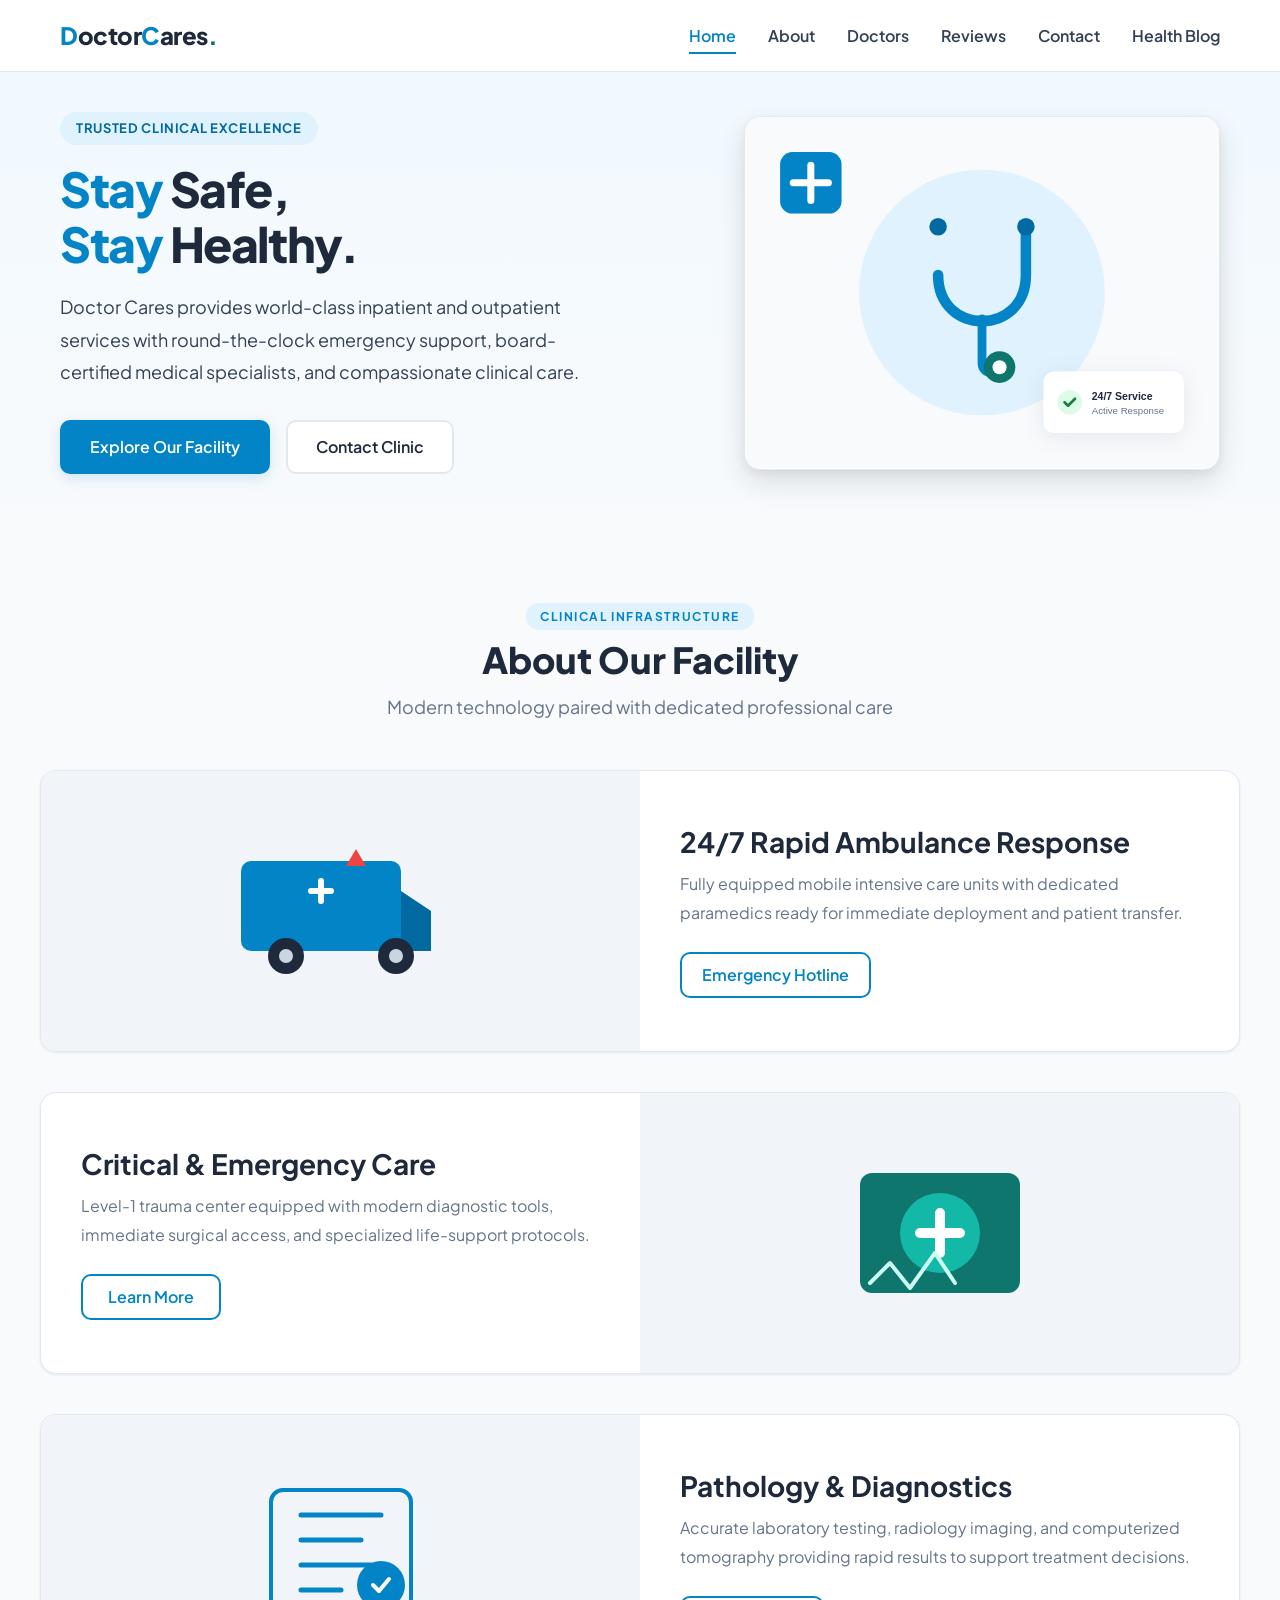
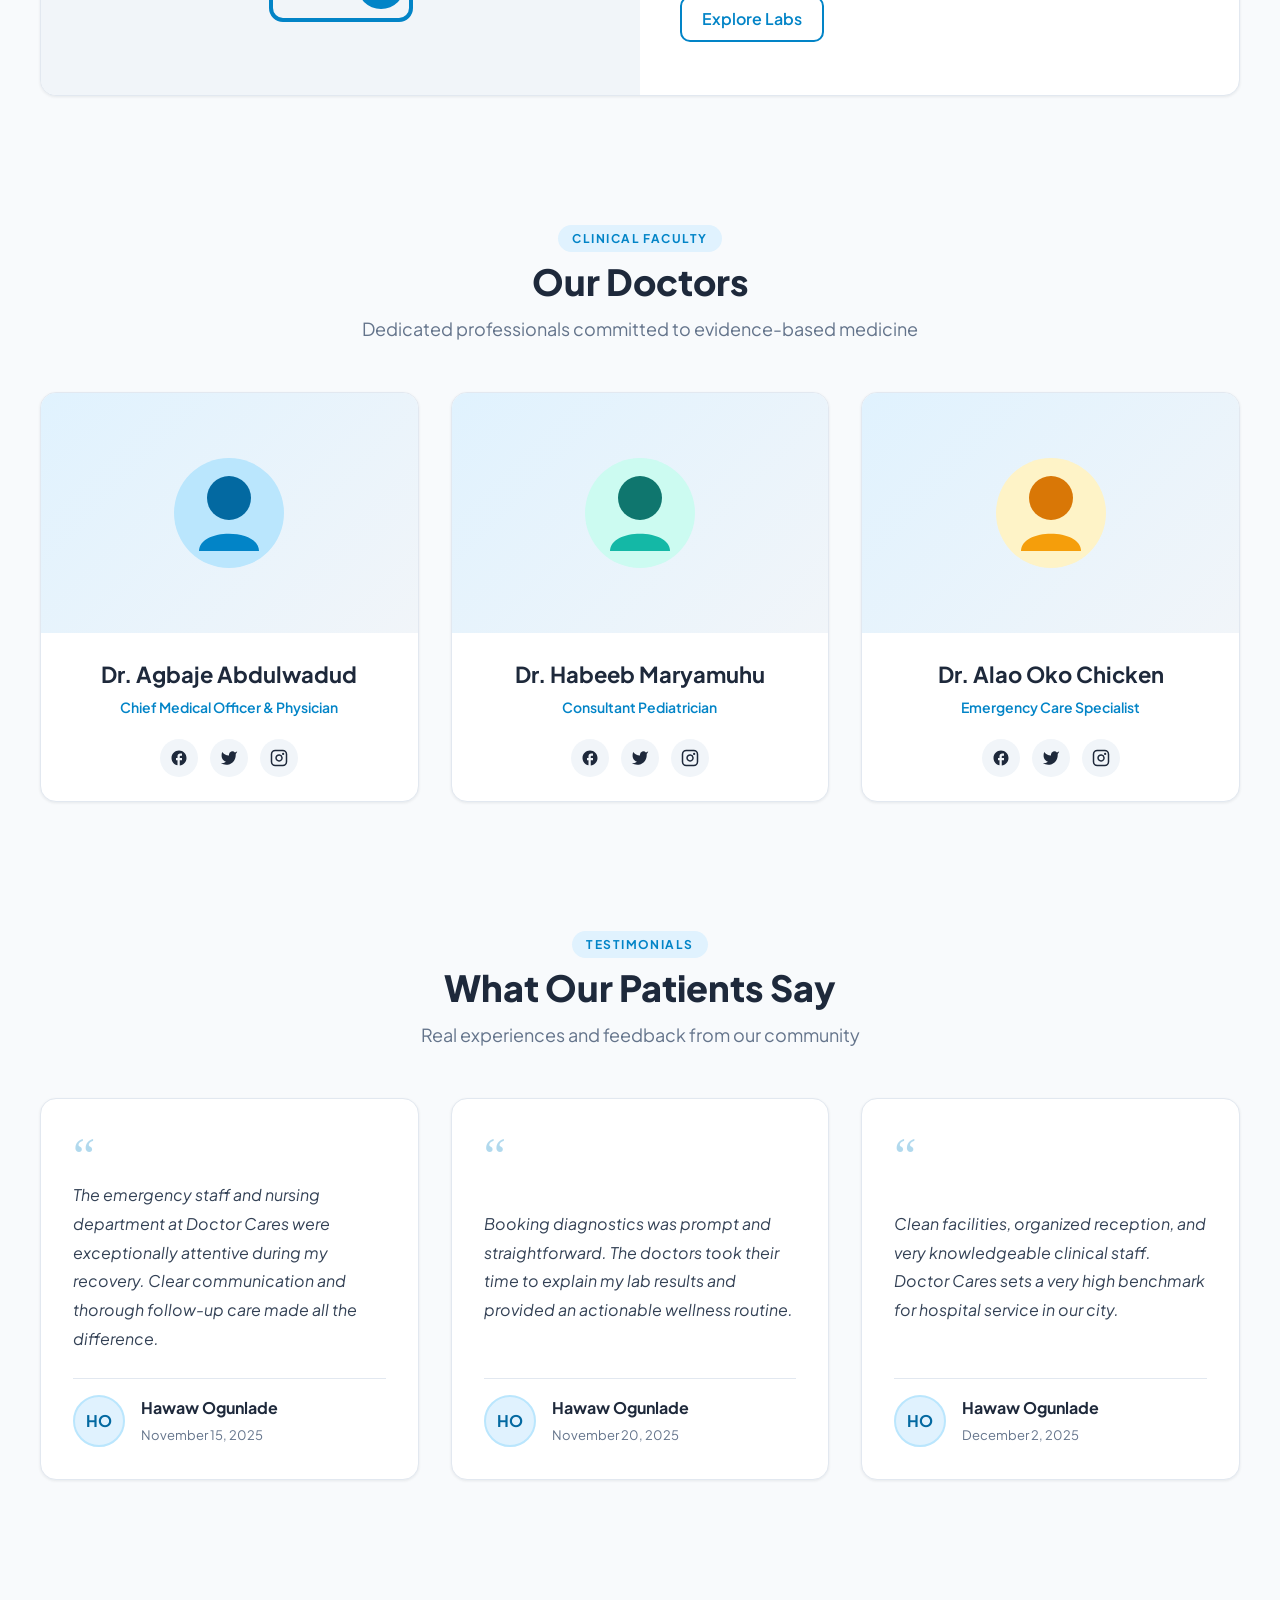
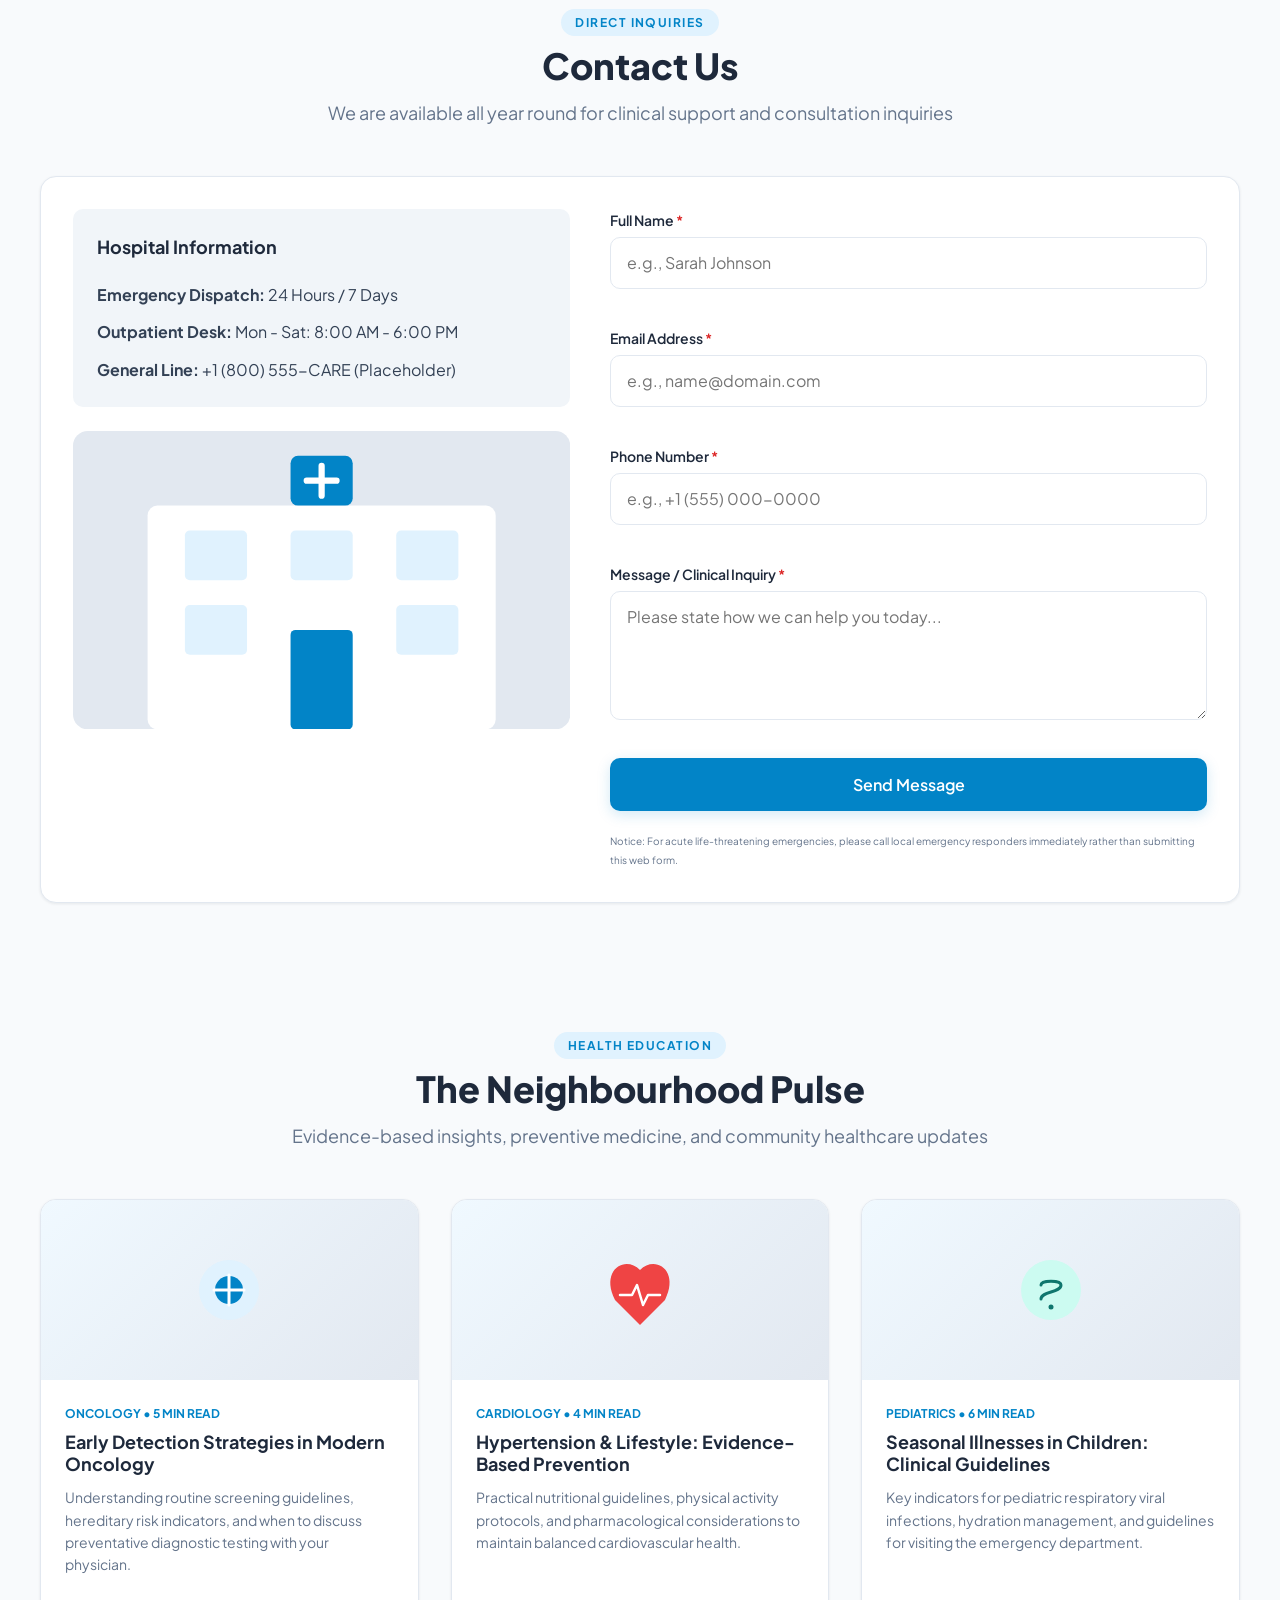
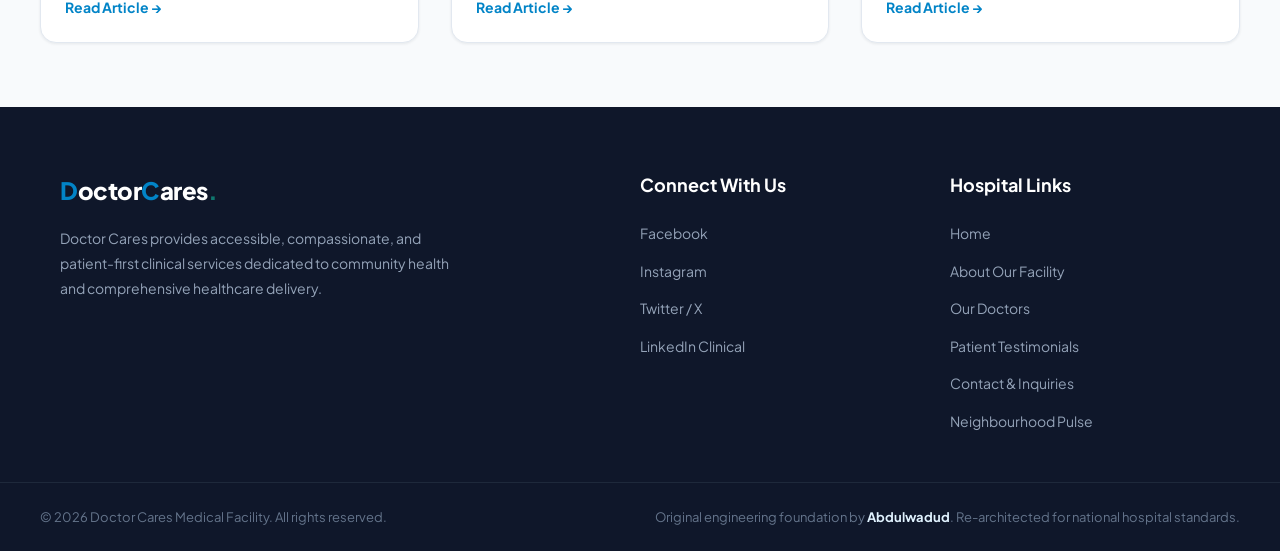
<file: index.html>
<!DOCTYPE html>
<html lang="en">
<head>
  <meta charset="utf-8">
  <meta name="viewport" content="width=device-width, initial-scale=1.0">
  <meta name="description" content="Doctor Cares Hospital & Medical Facility — Providing professional, 24/7 patient-centered healthcare, emergency services, and clinical consultations.">
  <meta name="theme-color" content="#0284c7">
  <title>Doctor Cares | Healthcare & Medical Facility</title>

  <!-- Google Typography -->
  <link rel="preconnect" href="https://fonts.googleapis.com">
  <link rel="preconnect" href="https://fonts.gstatic.com" crossorigin>
  <link href="https://fonts.googleapis.com/css2?family=Plus+Jakarta+Sans:wght@400;500;600;700;800&display=swap" rel="stylesheet">

  <style>
    /* ==========================================================================
       1. DESIGN TOKENS & CSS VARIABLES
       ========================================================================== */
    :root {
      --color-primary: #0284c7;
      --color-primary-dark: #0369a1;
      --color-primary-light: #e0f2fe;
      --color-primary-glow: rgba(2, 132, 199, 0.18);

      --color-secondary: #0f766e;
      --color-secondary-light: #ccfbf1;

      --color-dark: #1e293b;
      --color-body-text: #334155;
      --color-muted: #64748b;

      --color-surface-white: #ffffff;
      --color-surface-card: #ffffff;
      --color-surface-bg: #f8fafc;
      --color-surface-alt: #f1f5f9;

      --color-border: #e2e8f0;
      --color-border-hover: #cbd5e1;

      --color-error: #dc2626;
      --color-error-bg: #fef2f2;
      --color-success: #15803d;
      --color-success-bg: #f0fdf4;
      --color-focus: #0284c7;

      --font-family-base: "Plus Jakarta Sans", -apple-system, BlinkMacSystemFont, "Segoe UI", Roboto, sans-serif;

      --line-height-tight: 1.2;
      --line-height-normal: 1.6;
      --line-height-relaxed: 1.8;

      --spacing-1: 0.4rem;
      --spacing-2: 0.8rem;
      --spacing-3: 1.2rem;
      --spacing-4: 1.6rem;
      --spacing-5: 2.0rem;
      --spacing-6: 2.4rem;
      --spacing-8: 3.2rem;
      --spacing-10: 4.0rem;
      --spacing-12: 4.8rem;
      --spacing-16: 6.4rem;

      --container-max-width: 1200px;
      --header-height: 7.2rem;
      --radius-sm: 0.6rem;
      --radius-md: 1.0rem;
      --radius-lg: 1.6rem;
      --radius-full: 9999px;

      --shadow-sm: 0 1px 3px rgba(15, 23, 42, 0.08);
      --shadow-md: 0 4px 12px rgba(15, 23, 42, 0.08), 0 2px 4px rgba(15, 23, 42, 0.04);
      --shadow-lg: 0 12px 28px rgba(15, 23, 42, 0.12), 0 4px 10px rgba(15, 23, 42, 0.05);

      --transition-fast: 0.15s ease;
      --transition-normal: 0.25s ease;
    }

    /* ==========================================================================
       2. MODERN RESETS & BASE STYLES
       ========================================================================== */
    *, *::before, *::after {
      box-sizing: border-box;
      margin: 0;
      padding: 0;
    }

    html {
      font-size: 62.5%; /* 1rem = 10px */
      scroll-behavior: smooth;
      scroll-padding-top: calc(var(--header-height) + 1.6rem);
      -webkit-text-size-adjust: 100%;
    }

    body {
      font-family: var(--font-family-base);
      font-size: 1.6rem;
      line-height: var(--line-height-normal);
      color: var(--color-body-text);
      background-color: var(--color-surface-bg);
      overflow-x: hidden;
      min-height: 100vh;
      display: flex;
      flex-direction: column;
    }

    img, svg {
      max-width: 100%;
      height: auto;
      display: block;
    }

    a {
      color: var(--color-primary);
      text-decoration: none;
      transition: color var(--transition-fast);
    }

    a:hover {
      color: var(--color-primary-dark);
    }

    button, input, textarea {
      font: inherit;
    }

    :focus-visible {
      outline: 3px solid var(--color-focus);
      outline-offset: 2px;
    }

    .skip-link {
      position: absolute;
      top: -100px;
      left: 2rem;
      background: var(--color-primary);
      color: #fff;
      padding: 1.2rem 2rem;
      border-radius: var(--radius-sm);
      z-index: 1000;
      font-weight: 600;
      transition: top var(--transition-fast);
    }

    .skip-link:focus {
      top: 1.5rem;
      outline: 3px solid var(--color-dark);
    }

    /* ==========================================================================
       3. REUSABLE COMPONENTS & BUTTONS
       ========================================================================== */
    .section-padding {
      padding: var(--spacing-16) var(--spacing-5);
    }

    .section-header {
      text-align: center;
      max-width: 72rem;
      margin: 0 auto var(--spacing-12) auto;
    }

    .section-tag {
      display: inline-block;
      font-size: 1.2rem;
      font-weight: 700;
      text-transform: uppercase;
      letter-spacing: 0.12em;
      color: var(--color-primary);
      background: var(--color-primary-light);
      padding: 0.4rem 1.4rem;
      border-radius: var(--radius-full);
      margin-bottom: var(--spacing-2);
    }

    .section-title {
      font-size: 3.6rem;
      font-weight: 800;
      color: var(--color-dark);
      line-height: var(--line-height-tight);
      margin-bottom: var(--spacing-3);
    }

    .section-subtitle {
      font-size: 1.8rem;
      color: var(--color-muted);
      font-weight: 400;
    }

    .btn {
      display: inline-flex;
      align-items: center;
      justify-content: center;
      padding: 1.2rem 2.8rem;
      font-size: 1.6rem;
      font-weight: 600;
      border-radius: var(--radius-md);
      cursor: pointer;
      border: 2px solid transparent;
      transition: background-color var(--transition-fast), border-color var(--transition-fast), transform var(--transition-fast), box-shadow var(--transition-fast);
      text-align: center;
      min-height: 4.8rem;
      min-width: 14rem;
    }

    .btn-primary {
      background-color: var(--color-primary);
      color: var(--color-surface-white);
      box-shadow: 0 4px 14px var(--color-primary-glow);
    }

    .btn-primary:hover {
      background-color: var(--color-primary-dark);
      color: var(--color-surface-white);
      transform: translateY(-2px);
      box-shadow: 0 6px 18px var(--color-primary-glow);
    }

    .btn-secondary {
      background-color: var(--color-surface-white);
      color: var(--color-dark);
      border-color: var(--color-border);
    }

    .btn-secondary:hover {
      background-color: var(--color-surface-alt);
      color: var(--color-primary-dark);
      border-color: var(--color-border-hover);
    }

    .btn-outline {
      background-color: transparent;
      color: var(--color-primary);
      border-color: var(--color-primary);
      padding: 0.8rem 2rem;
      min-height: 4rem;
    }

    .btn-outline:hover {
      background-color: var(--color-primary);
      color: var(--color-surface-white);
    }

    .btn-block {
      width: 100%;
    }

    /* ==========================================================================
       4. HEADER & NAVIGATION
       ========================================================================== */
    .site-header {
      position: fixed;
      top: 0;
      left: 0;
      width: 100%;
      height: var(--header-height);
      background-color: rgba(255, 255, 255, 0.95);
      backdrop-filter: blur(8px);
      border-bottom: 1px solid var(--color-border);
      z-index: 100;
      transition: box-shadow var(--transition-normal);
    }

    .site-header.header-scrolled {
      box-shadow: var(--shadow-sm);
    }

    .header-container {
      max-width: var(--container-max-width);
      margin: 0 auto;
      height: 100%;
      display: flex;
      align-items: center;
      justify-content: space-between;
      padding: 0 var(--spacing-5);
    }

    .logo {
      font-size: 2.4rem;
      font-weight: 800;
      color: var(--color-dark);
      display: flex;
      align-items: center;
      letter-spacing: -0.02em;
    }

    .logo .logo-mark {
      color: var(--color-primary);
    }

    .logo .brand-dot {
      color: var(--color-secondary);
    }

    .nav-list {
      display: flex;
      align-items: center;
      gap: var(--spacing-8);
      list-style: none;
    }

    .nav-link {
      font-size: 1.6rem;
      font-weight: 600;
      color: var(--color-body-text);
      padding: var(--spacing-2) 0;
      position: relative;
    }

    .nav-link::after {
      content: "";
      position: absolute;
      bottom: 0;
      left: 0;
      width: 0;
      height: 2px;
      background-color: var(--color-primary);
      transition: width var(--transition-fast);
    }

    .nav-link:hover,
    .nav-link.active-link {
      color: var(--color-primary);
    }

    .nav-link:hover::after,
    .nav-link.active-link::after {
      width: 100%;
    }

    .menu-toggle {
      display: none;
      background: none;
      border: none;
      cursor: pointer;
      padding: var(--spacing-2);
      width: 4.4rem;
      height: 4.4rem;
      flex-direction: column;
      justify-content: center;
      align-items: center;
      gap: 5px;
      border-radius: var(--radius-sm);
    }

    .menu-toggle .bar {
      display: block;
      width: 2.4rem;
      height: 2px;
      background-color: var(--color-dark);
      border-radius: 2px;
      transition: transform var(--transition-fast), opacity var(--transition-fast);
    }

    .menu-toggle.is-open .bar:nth-child(1) {
      transform: translateY(7px) rotate(45deg);
    }
    .menu-toggle.is-open .bar:nth-child(2) {
      opacity: 0;
    }
    .menu-toggle.is-open .bar:nth-child(3) {
      transform: translateY(-7px) rotate(-45deg);
    }

    .nav-backdrop {
      display: none;
    }

    /* ==========================================================================
       5. HERO SECTION
       ========================================================================== */
    .home {
      padding-top: calc(var(--header-height) + var(--spacing-10));
      padding-bottom: var(--spacing-16);
      background: linear-gradient(180deg, #f0f9ff 0%, var(--color-surface-bg) 100%);
    }

    .hero-container {
      max-width: var(--container-max-width);
      margin: 0 auto;
      padding: 0 var(--spacing-5);
      display: grid;
      grid-template-columns: 1.15fr 0.85fr;
      align-items: center;
      gap: var(--spacing-10);
    }

    .badge {
      display: inline-block;
      background: var(--color-primary-light);
      color: var(--color-primary-dark);
      font-size: 1.3rem;
      font-weight: 700;
      padding: 0.6rem 1.6rem;
      border-radius: var(--radius-full);
      margin-bottom: var(--spacing-4);
      letter-spacing: 0.05em;
      text-transform: uppercase;
    }

    .hero-title {
      font-size: 4.8rem;
      font-weight: 800;
      line-height: 1.15;
      color: var(--color-dark);
      margin-bottom: var(--spacing-5);
      letter-spacing: -0.03em;
    }

    .hero-title span {
      color: var(--color-primary);
    }

    .hero-description {
      font-size: 1.8rem;
      color: var(--color-body-text);
      line-height: var(--line-height-relaxed);
      margin-bottom: var(--spacing-8);
      max-width: 52rem;
    }

    .hero-actions {
      display: flex;
      flex-wrap: wrap;
      gap: var(--spacing-4);
    }

    .hero-media {
      position: relative;
    }

    .hero-illustration {
      width: 100%;
      height: auto;
      border-radius: var(--radius-lg);
      box-shadow: var(--shadow-lg);
      background: #ffffff;
      border: 1px solid var(--color-border);
    }

    /* ==========================================================================
       6. SERVICES / ABOUT SECTION
       ========================================================================== */
    .services-container {
      max-width: var(--container-max-width);
      margin: 0 auto;
      display: flex;
      flex-direction: column;
      gap: var(--spacing-10);
    }

    .service-card {
      display: grid;
      grid-template-columns: 1fr 1fr;
      align-items: center;
      background-color: var(--color-surface-card);
      border: 1px solid var(--color-border);
      border-radius: var(--radius-lg);
      overflow: hidden;
      box-shadow: var(--shadow-sm);
      transition: box-shadow var(--transition-normal);
    }

    .service-card:hover {
      box-shadow: var(--shadow-md);
    }

    .service-card.reverse {
      direction: rtl;
    }

    .service-card.reverse .service-body {
      direction: ltr;
    }

    .service-media {
      height: 100%;
      min-height: 28rem;
      display: flex;
      align-items: center;
      justify-content: center;
      background-color: var(--color-surface-alt);
      padding: var(--spacing-6);
    }

    .service-body {
      padding: var(--spacing-10);
    }

    .service-title {
      font-size: 2.8rem;
      font-weight: 700;
      color: var(--color-dark);
      margin-bottom: var(--spacing-3);
      line-height: var(--line-height-tight);
    }

    .service-desc {
      font-size: 1.6rem;
      color: var(--color-muted);
      line-height: var(--line-height-relaxed);
      margin-bottom: var(--spacing-6);
    }

    /* ==========================================================================
       7. DOCTOR FACULTY CARDS
       ========================================================================== */
    .cards-grid {
      max-width: var(--container-max-width);
      margin: 0 auto;
      display: grid;
      grid-template-columns: repeat(3, 1fr);
      gap: var(--spacing-8);
    }

    .doctor-card {
      background-color: var(--color-surface-card);
      border-radius: var(--radius-lg);
      border: 1px solid var(--color-border);
      overflow: hidden;
      box-shadow: var(--shadow-sm);
      transition: transform var(--transition-normal), box-shadow var(--transition-normal);
      display: flex;
      flex-direction: column;
    }

    .doctor-card:hover {
      transform: translateY(-6px);
      box-shadow: var(--shadow-lg);
    }

    .doctor-avatar-wrap {
      width: 100%;
      height: 24rem;
      background: linear-gradient(135deg, #e0f2fe 0%, #f1f5f9 100%);
      display: flex;
      align-items: center;
      justify-content: center;
    }

    .doctor-body {
      padding: var(--spacing-6);
      text-align: center;
      display: flex;
      flex-direction: column;
      flex-grow: 1;
    }

    .doctor-name {
      font-size: 2.2rem;
      font-weight: 700;
      color: var(--color-dark);
      margin-bottom: var(--spacing-1);
    }

    .doctor-specialty {
      font-size: 1.4rem;
      color: var(--color-primary);
      font-weight: 600;
      margin-bottom: var(--spacing-5);
    }

    .social-links {
      display: flex;
      justify-content: center;
      gap: var(--spacing-3);
      margin-top: auto;
    }

    .social-icon {
      width: 3.8rem;
      height: 3.8rem;
      border-radius: var(--radius-full);
      background-color: var(--color-surface-alt);
      color: var(--color-dark);
      display: flex;
      align-items: center;
      justify-content: center;
      transition: background-color var(--transition-fast), color var(--transition-fast);
    }

    .social-icon:hover {
      background-color: var(--color-primary);
      color: var(--color-surface-white);
    }

    /* ==========================================================================
       8. REVIEWS & TESTIMONIALS
       ========================================================================== */
    .reviews-grid {
      max-width: var(--container-max-width);
      margin: 0 auto;
      display: grid;
      grid-template-columns: repeat(3, 1fr);
      gap: var(--spacing-8);
    }

    .review-card {
      background-color: var(--color-surface-card);
      padding: var(--spacing-8);
      border-radius: var(--radius-lg);
      border: 1px solid var(--color-border);
      box-shadow: var(--shadow-sm);
      display: flex;
      flex-direction: column;
      justify-content: space-between;
    }

    .quote-mark {
      font-family: Georgia, serif;
      font-size: 5rem;
      line-height: 1;
      color: var(--color-primary);
      opacity: 0.3;
      user-select: none;
    }

    .review-text {
      font-size: 1.6rem;
      line-height: var(--line-height-relaxed);
      color: var(--color-body-text);
      margin-bottom: var(--spacing-6);
      font-style: italic;
    }

    .reviewer-meta {
      display: flex;
      align-items: center;
      gap: var(--spacing-4);
      padding-top: var(--spacing-4);
      border-top: 1px solid var(--color-border);
    }

    .reviewer-avatar-placeholder {
      width: 5.2rem;
      height: 5.2rem;
      border-radius: var(--radius-full);
      background: var(--color-primary-light);
      color: var(--color-primary-dark);
      font-weight: 700;
      font-size: 1.6rem;
      display: flex;
      align-items: center;
      justify-content: center;
      border: 2px solid #bae6fd;
    }

    .reviewer-name {
      font-size: 1.6rem;
      font-weight: 700;
      color: var(--color-dark);
    }

    .review-date {
      font-size: 1.3rem;
      color: var(--color-muted);
    }

    /* ==========================================================================
       9. CONTACT & INQUIRIES
       ========================================================================== */
    .contact-wrapper {
      max-width: var(--container-max-width);
      margin: 0 auto;
      display: grid;
      grid-template-columns: 1fr 1.2fr;
      gap: var(--spacing-10);
      background-color: var(--color-surface-card);
      border: 1px solid var(--color-border);
      border-radius: var(--radius-lg);
      padding: var(--spacing-8);
      box-shadow: var(--shadow-sm);
    }

    .contact-info-panel {
      display: flex;
      flex-direction: column;
      gap: var(--spacing-6);
    }

    .quick-contact-details {
      background-color: var(--color-surface-alt);
      padding: var(--spacing-6);
      border-radius: var(--radius-md);
      display: flex;
      flex-direction: column;
      gap: var(--spacing-3);
    }

    .quick-title {
      font-size: 1.8rem;
      font-weight: 700;
      color: var(--color-dark);
      margin-bottom: var(--spacing-2);
    }

    .styled-form {
      display: flex;
      flex-direction: column;
      gap: var(--spacing-4);
    }

    .form-group {
      display: flex;
      flex-direction: column;
      gap: 0.6rem;
    }

    .form-label {
      font-size: 1.4rem;
      font-weight: 600;
      color: var(--color-dark);
    }

    .required {
      color: var(--color-error);
    }

    .form-control {
      width: 100%;
      padding: 1.2rem 1.6rem;
      font-size: 1.6rem;
      color: var(--color-dark);
      background-color: var(--color-surface-white);
      border: 1.5px solid var(--color-border);
      border-radius: var(--radius-md);
      transition: border-color var(--transition-fast), box-shadow var(--transition-fast);
    }

    .form-control:focus {
      border-color: var(--color-primary);
      box-shadow: 0 0 0 3px var(--color-primary-glow);
      outline: none;
    }

    .form-control.is-invalid {
      border-color: var(--color-error);
      background-color: var(--color-error-bg);
    }

    .field-error {
      font-size: 1.2rem;
      color: var(--color-error);
      font-weight: 600;
      min-height: 1.6rem;
    }

    .form-feedback {
      padding: var(--spacing-4);
      border-radius: var(--radius-md);
      font-size: 1.4rem;
      font-weight: 600;
      display: none;
      margin-bottom: var(--spacing-3);
    }

    .form-feedback.success {
      display: block;
      background-color: var(--color-success-bg);
      color: var(--color-success);
      border: 1px solid rgba(21, 128, 61, 0.2);
    }

    .form-feedback.error {
      display: block;
      background-color: var(--color-error-bg);
      color: var(--color-error);
      border: 1px solid rgba(220, 38, 38, 0.2);
    }

    .form-disclaimer {
      color: var(--color-muted);
      font-size: 1.2rem;
      line-height: var(--line-height-normal);
      margin-top: var(--spacing-1);
    }

    /* ==========================================================================
       10. HEALTH BLOG
       ========================================================================== */
    .blog-grid {
      max-width: var(--container-max-width);
      margin: 0 auto;
      display: grid;
      grid-template-columns: repeat(3, 1fr);
      gap: var(--spacing-8);
    }

    .blog-card {
      background-color: var(--color-surface-card);
      border: 1px solid var(--color-border);
      border-radius: var(--radius-lg);
      overflow: hidden;
      box-shadow: var(--shadow-sm);
      display: flex;
      flex-direction: column;
      transition: transform var(--transition-normal), box-shadow var(--transition-normal);
    }

    .blog-card:hover {
      transform: translateY(-4px);
      box-shadow: var(--shadow-md);
    }

    .blog-media {
      width: 100%;
      height: 18rem;
      background: linear-gradient(135deg, #f0f9ff 0%, #e2e8f0 100%);
      display: flex;
      align-items: center;
      justify-content: center;
    }

    .blog-body {
      padding: var(--spacing-6);
      display: flex;
      flex-direction: column;
      flex-grow: 1;
    }

    .blog-meta {
      font-size: 1.2rem;
      font-weight: 700;
      color: var(--color-primary);
      text-transform: uppercase;
      margin-bottom: var(--spacing-2);
    }

    .blog-title {
      font-size: 1.8rem;
      font-weight: 700;
      color: var(--color-dark);
      line-height: var(--line-height-tight);
      margin-bottom: var(--spacing-3);
    }

    .blog-excerpt {
      font-size: 1.4rem;
      color: var(--color-muted);
      line-height: var(--line-height-normal);
      margin-bottom: var(--spacing-5);
    }

    .read-more-link {
      margin-top: auto;
      font-size: 1.4rem;
      font-weight: 700;
      color: var(--color-primary);
    }

    /* ==========================================================================
       11. FOOTER
       ========================================================================== */
    .site-footer {
      background-color: #0f172a;
      color: #f8fafc;
      margin-top: auto;
      padding-top: var(--spacing-16);
    }

    .footer-container {
      max-width: var(--container-max-width);
      margin: 0 auto;
      padding: 0 var(--spacing-5) var(--spacing-12) var(--spacing-5);
      display: grid;
      grid-template-columns: 2fr 1fr 1fr;
      gap: var(--spacing-10);
    }

    .footer-logo {
      color: #ffffff;
      margin-bottom: var(--spacing-4);
    }

    .footer-bio {
      color: #94a3b8;
      font-size: 1.4rem;
      line-height: var(--line-height-relaxed);
      max-width: 40rem;
    }

    .footer-heading {
      font-size: 1.8rem;
      font-weight: 700;
      color: #ffffff;
      margin-bottom: var(--spacing-5);
    }

    .footer-links {
      list-style: none;
      display: flex;
      flex-direction: column;
      gap: var(--spacing-3);
    }

    .footer-links a {
      color: #94a3b8;
      font-size: 1.4rem;
      transition: color var(--transition-fast);
    }

    .footer-links a:hover {
      color: #ffffff;
      text-decoration: underline;
    }

    .footer-bottom {
      border-top: 1px solid #1e293b;
      padding: var(--spacing-6) var(--spacing-5);
    }

    .footer-bottom-container {
      max-width: var(--container-max-width);
      margin: 0 auto;
      display: flex;
      justify-content: space-between;
      align-items: center;
      flex-wrap: wrap;
      gap: var(--spacing-4);
      font-size: 1.3rem;
      color: #64748b;
    }

    .engineering-credit span {
      color: var(--color-primary-light);
      font-weight: 700;
    }

    /* ==========================================================================
       12. SCROLL TO TOP BUTTON
       ========================================================================== */
    .scroll-top-btn {
      position: fixed;
      bottom: 2.4rem;
      right: 2.4rem;
      width: 4.8rem;
      height: 4.8rem;
      border-radius: var(--radius-full);
      background-color: var(--color-primary);
      color: #ffffff;
      border: none;
      box-shadow: var(--shadow-md);
      display: flex;
      align-items: center;
      justify-content: center;
      cursor: pointer;
      opacity: 0;
      visibility: hidden;
      transition: opacity var(--transition-fast), visibility var(--transition-fast), transform var(--transition-fast);
      z-index: 90;
    }

    .scroll-top-btn.is-visible {
      opacity: 1;
      visibility: visible;
    }

    .scroll-top-btn:hover {
      background-color: var(--color-primary-dark);
      transform: translateY(-3px);
    }

    /* ==========================================================================
       13. RESPONSIVE BREAKPOINTS
       ========================================================================== */
    @media (max-width: 1024px) {
      .hero-container {
        grid-template-columns: 1fr;
        text-align: center;
      }
      .hero-description {
        margin: 0 auto var(--spacing-8) auto;
      }
      .hero-actions {
        justify-content: center;
      }
      .service-card, .service-card.reverse {
        grid-template-columns: 1fr;
        direction: ltr;
      }
      .contact-wrapper {
        grid-template-columns: 1fr;
      }
      .footer-container {
        grid-template-columns: 1fr 1fr;
      }
    }

    @media (max-width: 768px) {
      html {
        font-size: 56.25%; /* 1rem = 9px */
      }
      .menu-toggle {
        display: flex;
      }
      .navbar {
        position: fixed;
        top: var(--header-height);
        right: -100%;
        width: 80%;
        max-width: 32rem;
        height: calc(100vh - var(--header-height));
        background-color: var(--color-surface-white);
        box-shadow: var(--shadow-lg);
        transition: right var(--transition-normal);
        z-index: 99;
        padding: var(--spacing-8) var(--spacing-6);
      }
      .navbar.is-open {
        right: 0;
      }
      .nav-list {
        flex-direction: column;
        align-items: flex-start;
        gap: var(--spacing-5);
      }
      .nav-link {
        font-size: 2rem;
        width: 100%;
        display: block;
      }
      .nav-backdrop.is-open {
        display: block;
        position: fixed;
        inset: 0;
        top: var(--header-height);
        background-color: rgba(15, 23, 42, 0.4);
        backdrop-filter: blur(2px);
        z-index: 98;
      }
      .cards-grid, .reviews-grid, .blog-grid {
        grid-template-columns: 1fr;
        max-width: 44rem;
        margin-left: auto;
        margin-right: auto;
      }
      .footer-container {
        grid-template-columns: 1fr;
        text-align: center;
      }
      .footer-bio {
        margin: 0 auto;
      }
      .footer-bottom-container {
        flex-direction: column;
        text-align: center;
      }
    }

    @media (prefers-reduced-motion: reduce) {
      *, *::before, *::after {
        animation-duration: 0.01ms !important;
        transition-duration: 0.01ms !important;
        scroll-behavior: auto !important;
      }
    }
  </style>
</head>
<body>
  <!-- Accessible Skip Navigation -->
  <a href="#main-content" class="skip-link">Skip to main content</a>

  <!-- Header -->
  <header class="site-header" id="site-header" role="banner">
    <div class="header-container">
      <a href="#home" class="logo" aria-label="Doctor Cares Hospital Home">
        <span class="logo-mark">D</span>octor <span class="logo-mark">C</span>ares<span class="brand-dot">.</span>
      </a>

      <nav class="navbar" id="primary-navbar" aria-label="Main Navigation">
        <ul class="nav-list">
          <li class="nav-item"><a href="#home" class="nav-link">Home</a></li>
          <li class="nav-item"><a href="#about" class="nav-link">About</a></li>
          <li class="nav-item"><a href="#doctor" class="nav-link">Doctors</a></li>
          <li class="nav-item"><a href="#review" class="nav-link">Reviews</a></li>
          <li class="nav-item"><a href="#contact" class="nav-link">Contact</a></li>
          <li class="nav-item"><a href="#blog" class="nav-link">Health Blog</a></li>
        </ul>
      </nav>

      <button 
        type="button" 
        class="menu-toggle" 
        id="menu-toggle-btn" 
        aria-controls="primary-navbar" 
        aria-expanded="false" 
        aria-label="Toggle navigation menu"
      >
        <span class="bar" aria-hidden="true"></span>
        <span class="bar" aria-hidden="true"></span>
        <span class="bar" aria-hidden="true"></span>
      </button>
    </div>
  </header>

  <div class="nav-backdrop" id="nav-backdrop" aria-hidden="true"></div>

  <main id="main-content">
    <!-- HERO / HOME SECTION -->
    <section class="home" id="home" aria-labelledby="hero-heading">
      <div class="hero-container">
        <div class="hero-content">
          <span class="badge">Trusted Clinical Excellence</span>
          <h1 id="hero-heading" class="hero-title">
            <span>Stay</span> Safe, <br><span>Stay</span> Healthy.
          </h1>
          <p class="hero-description">
            Doctor Cares provides world-class inpatient and outpatient services with round-the-clock emergency support, board-certified medical specialists, and compassionate clinical care.
          </p>
          <div class="hero-actions">
            <a href="#about" class="btn btn-primary">Explore Our Facility</a>
            <a href="#contact" class="btn btn-secondary">Contact Clinic</a>
          </div>
        </div>

        <div class="hero-media">
          <!-- Standalone Medical SVG Hero Illustration -->
          <svg class="hero-illustration" viewBox="0 0 540 400" fill="none" xmlns="http://www.w3.org/2000/svg" role="img" aria-label="Doctor Cares Clinical Staff Team">
            <rect width="540" height="400" rx="16" fill="#F8FAFC"/>
            <circle cx="270" cy="200" r="140" fill="#E0F2FE"/>
            <!-- Stethoscope Graphic -->
            <path d="M220 180 C220 250, 320 250, 320 180 V130" stroke="#0284C7" stroke-width="12" stroke-linecap="round"/>
            <circle cx="220" cy="125" r="10" fill="#0369A1"/>
            <circle cx="320" cy="125" r="10" fill="#0369A1"/>
            <path d="M270 230 V280 C270 295, 290 295, 290 280" stroke="#0284C7" stroke-width="10" stroke-linecap="round"/>
            <circle cx="290" cy="285" r="18" fill="#0F766E"/>
            <circle cx="290" cy="285" r="8" fill="#FFFFFF"/>
            <!-- Medical Cross Badge -->
            <rect x="40" y="40" width="70" height="70" rx="14" fill="#0284C7"/>
            <path d="M75 55 V95 M55 75 H95" stroke="#FFFFFF" stroke-width="8" stroke-linecap="round"/>
            <!-- Status Card Overlay -->
            <rect x="340" y="290" width="160" height="70" rx="12" fill="#FFFFFF" filter="drop-shadow(0 4px 12px rgba(15,23,42,0.08))"/>
            <circle cx="370" cy="325" r="14" fill="#DCFCE7"/>
            <path d="M364 325 L368 329 L376 321" stroke="#15803D" stroke-width="3" stroke-linecap="round" stroke-linejoin="round"/>
            <text x="395" y="322" font-family="sans-serif" font-size="12" font-weight="bold" fill="#1E293B">24/7 Service</text>
            <text x="395" y="338" font-family="sans-serif" font-size="11" fill="#64748B">Active Response</text>
          </svg>
        </div>
      </div>
    </section>

    <!-- ABOUT SECTION -->
    <section class="about section-padding" id="about" aria-labelledby="about-heading">
      <div class="section-header">
        <span class="section-tag">Clinical Infrastructure</span>
        <h2 class="section-title" id="about-heading">About Our Facility</h2>
        <p class="section-subtitle">Modern technology paired with dedicated professional care</p>
      </div>

      <div class="services-container">
        <!-- Service 1 -->
        <article class="service-card">
          <div class="service-media">
            <svg width="240" height="180" viewBox="0 0 240 180" fill="none" xmlns="http://www.w3.org/2000/svg" role="img" aria-label="Ambulance Emergency Dispatch">
              <rect x="20" y="40" width="160" height="90" rx="10" fill="#0284C7"/>
              <path d="M180 70 L210 90 V130 H180 Z" fill="#0369A1"/>
              <circle cx="65" cy="135" r="18" fill="#1E293B"/>
              <circle cx="65" cy="135" r="7" fill="#CBD5E1"/>
              <circle cx="175" cy="135" r="18" fill="#1E293B"/>
              <circle cx="175" cy="135" r="7" fill="#CBD5E1"/>
              <path d="M90 70 H110 M100 60 V80" stroke="#FFFFFF" stroke-width="6" stroke-linecap="round"/>
              <polygon points="125,45 145,45 135,28" fill="#EF4444"/>
            </svg>
          </div>
          <div class="service-body">
            <h3 class="service-title">24/7 Rapid Ambulance Response</h3>
            <p class="service-desc">
              Fully equipped mobile intensive care units with dedicated paramedics ready for immediate deployment and patient transfer.
            </p>
            <a href="#contact" class="btn btn-outline">Emergency Hotline</a>
          </div>
        </article>

        <!-- Service 2 -->
        <article class="service-card reverse">
          <div class="service-media">
            <svg width="240" height="180" viewBox="0 0 240 180" fill="none" xmlns="http://www.w3.org/2000/svg" role="img" aria-label="Emergency Critical Care">
              <rect x="40" y="30" width="160" height="120" rx="12" fill="#0F766E"/>
              <circle cx="120" cy="90" r="40" fill="#14B8A6"/>
              <path d="M120 70 V110 M100 90 H140" stroke="#FFFFFF" stroke-width="10" stroke-linecap="round"/>
              <path d="M50 140 L70 120 L90 145 L115 110 L135 140" stroke="#CCFBF1" stroke-width="4" stroke-linecap="round" stroke-linejoin="round"/>
            </svg>
          </div>
          <div class="service-body">
            <h3 class="service-title">Critical & Emergency Care</h3>
            <p class="service-desc">
              Level-1 trauma center equipped with modern diagnostic tools, immediate surgical access, and specialized life-support protocols.
            </p>
            <a href="#contact" class="btn btn-outline">Learn More</a>
          </div>
        </article>

        <!-- Service 3 -->
        <article class="service-card">
          <div class="service-media">
            <svg width="240" height="180" viewBox="0 0 240 180" fill="none" xmlns="http://www.w3.org/2000/svg" role="img" aria-label="Diagnostics & Pathology">
              <rect x="50" y="25" width="140" height="130" rx="12" fill="#F1F5F9" stroke="#0284C7" stroke-width="4"/>
              <path d="M80 50 H160 M80 75 H140 M80 100 H150 M80 125 H120" stroke="#0284C7" stroke-width="5" stroke-linecap="round"/>
              <circle cx="160" cy="120" r="24" fill="#0284C7"/>
              <path d="M152 120 L158 126 L168 114" stroke="#FFFFFF" stroke-width="4" stroke-linecap="round" stroke-linejoin="round"/>
            </svg>
          </div>
          <div class="service-body">
            <h3 class="service-title">Pathology & Diagnostics</h3>
            <p class="service-desc">
              Accurate laboratory testing, radiology imaging, and computerized tomography providing rapid results to support treatment decisions.
            </p>
            <a href="#contact" class="btn btn-outline">Explore Labs</a>
          </div>
        </article>
      </div>
    </section>

    <!-- DOCTORS SECTION -->
    <section class="doctors section-padding" id="doctor" aria-labelledby="doctor-heading">
      <div class="section-header">
        <span class="section-tag">Clinical Faculty</span>
        <h2 class="section-title" id="doctor-heading">Our Doctors</h2>
        <p class="section-subtitle">Dedicated professionals committed to evidence-based medicine</p>
      </div>

      <div class="cards-grid">
        <!-- Doctor 1 -->
        <article class="doctor-card">
          <div class="doctor-avatar-wrap">
            <svg width="120" height="120" viewBox="0 0 120 120" fill="none" xmlns="http://www.w3.org/2000/svg" role="img" aria-label="Dr. Agbaje Abdulwadud">
              <circle cx="60" cy="60" r="55" fill="#BAE6FD"/>
              <circle cx="60" cy="45" r="22" fill="#0369A1"/>
              <path d="M30 98 C30 75, 90 75, 90 98" fill="#0284C7"/>
            </svg>
          </div>
          <div class="doctor-body">
            <h3 class="doctor-name">Dr. Agbaje Abdulwadud</h3>
            <p class="doctor-specialty">Chief Medical Officer & Physician</p>
            <div class="social-links" aria-label="Social links for Dr. Agbaje">
              <a href="#" class="social-icon" aria-label="Facebook">
                <svg width="18" height="18" viewBox="0 0 24 24" fill="currentColor" aria-hidden="true"><path d="M22 12c0-5.52-4.48-10-10-10S2 6.48 2 12c0 4.84 3.44 8.87 8 9.8V15H8v-3h2V9.5C10 7.57 11.57 6 13.5 6H16v3h-2c-.55 0-1 .45-1 1v2h3v3h-3v6.95C18.05 21.45 22 17.19 22 12z"/></svg>
              </a>
              <a href="#" class="social-icon" aria-label="Twitter">
                <svg width="18" height="18" viewBox="0 0 24 24" fill="currentColor" aria-hidden="true"><path d="M23 3a10.9 10.9 0 01-3.14 1.53 4.48 4.48 0 00-7.86 3v1A10.66 10.66 0 013 4s-4 9 5 13a11.64 11.64 0 01-7 2c9 5 20 0 20-11.5a4.5 4.5 0 00-.08-.83A7.72 7.72 0 0023 3z"/></svg>
              </a>
              <a href="#" class="social-icon" aria-label="Instagram">
                <svg width="18" height="18" viewBox="0 0 24 24" fill="currentColor" aria-hidden="true"><rect x="2" y="2" width="20" height="20" rx="5" ry="5" fill="none" stroke="currentColor" stroke-width="2"/><path d="M16 11.37A4 4 0 1112.63 8 4 4 0 0116 11.37z" fill="none" stroke="currentColor" stroke-width="2"/><circle cx="17.5" cy="6.5" r="1.5" fill="currentColor"/></svg>
              </a>
            </div>
          </div>
        </article>

        <!-- Doctor 2 -->
        <article class="doctor-card">
          <div class="doctor-avatar-wrap">
            <svg width="120" height="120" viewBox="0 0 120 120" fill="none" xmlns="http://www.w3.org/2000/svg" role="img" aria-label="Dr. Habeeb Maryamuhu">
              <circle cx="60" cy="60" r="55" fill="#CCFBF1"/>
              <circle cx="60" cy="45" r="22" fill="#0F766E"/>
              <path d="M30 98 C30 75, 90 75, 90 98" fill="#14B8A6"/>
            </svg>
          </div>
          <div class="doctor-body">
            <h3 class="doctor-name">Dr. Habeeb Maryamuhu</h3>
            <p class="doctor-specialty">Consultant Pediatrician</p>
            <div class="social-links" aria-label="Social links for Dr. Habeeb">
              <a href="#" class="social-icon" aria-label="Facebook">
                <svg width="18" height="18" viewBox="0 0 24 24" fill="currentColor" aria-hidden="true"><path d="M22 12c0-5.52-4.48-10-10-10S2 6.48 2 12c0 4.84 3.44 8.87 8 9.8V15H8v-3h2V9.5C10 7.57 11.57 6 13.5 6H16v3h-2c-.55 0-1 .45-1 1v2h3v3h-3v6.95C18.05 21.45 22 17.19 22 12z"/></svg>
              </a>
              <a href="#" class="social-icon" aria-label="Twitter">
                <svg width="18" height="18" viewBox="0 0 24 24" fill="currentColor" aria-hidden="true"><path d="M23 3a10.9 10.9 0 01-3.14 1.53 4.48 4.48 0 00-7.86 3v1A10.66 10.66 0 013 4s-4 9 5 13a11.64 11.64 0 01-7 2c9 5 20 0 20-11.5a4.5 4.5 0 00-.08-.83A7.72 7.72 0 0023 3z"/></svg>
              </a>
              <a href="#" class="social-icon" aria-label="Instagram">
                <svg width="18" height="18" viewBox="0 0 24 24" fill="currentColor" aria-hidden="true"><rect x="2" y="2" width="20" height="20" rx="5" ry="5" fill="none" stroke="currentColor" stroke-width="2"/><path d="M16 11.37A4 4 0 1112.63 8 4 4 0 0116 11.37z" fill="none" stroke="currentColor" stroke-width="2"/><circle cx="17.5" cy="6.5" r="1.5" fill="currentColor"/></svg>
              </a>
            </div>
          </div>
        </article>

        <!-- Doctor 3 -->
        <article class="doctor-card">
          <div class="doctor-avatar-wrap">
            <svg width="120" height="120" viewBox="0 0 120 120" fill="none" xmlns="http://www.w3.org/2000/svg" role="img" aria-label="Dr. Alao Oko Chicken">
              <circle cx="60" cy="60" r="55" fill="#FEF3C7"/>
              <circle cx="60" cy="45" r="22" fill="#D97706"/>
              <path d="M30 98 C30 75, 90 75, 90 98" fill="#F59E0B"/>
            </svg>
          </div>
          <div class="doctor-body">
            <h3 class="doctor-name">Dr. Alao Oko Chicken</h3>
            <p class="doctor-specialty">Emergency Care Specialist</p>
            <div class="social-links" aria-label="Social links for Dr. Alao">
              <a href="#" class="social-icon" aria-label="Facebook">
                <svg width="18" height="18" viewBox="0 0 24 24" fill="currentColor" aria-hidden="true"><path d="M22 12c0-5.52-4.48-10-10-10S2 6.48 2 12c0 4.84 3.44 8.87 8 9.8V15H8v-3h2V9.5C10 7.57 11.57 6 13.5 6H16v3h-2c-.55 0-1 .45-1 1v2h3v3h-3v6.95C18.05 21.45 22 17.19 22 12z"/></svg>
              </a>
              <a href="#" class="social-icon" aria-label="Twitter">
                <svg width="18" height="18" viewBox="0 0 24 24" fill="currentColor" aria-hidden="true"><path d="M23 3a10.9 10.9 0 01-3.14 1.53 4.48 4.48 0 00-7.86 3v1A10.66 10.66 0 013 4s-4 9 5 13a11.64 11.64 0 01-7 2c9 5 20 0 20-11.5a4.5 4.5 0 00-.08-.83A7.72 7.72 0 0023 3z"/></svg>
              </a>
              <a href="#" class="social-icon" aria-label="Instagram">
                <svg width="18" height="18" viewBox="0 0 24 24" fill="currentColor" aria-hidden="true"><rect x="2" y="2" width="20" height="20" rx="5" ry="5" fill="none" stroke="currentColor" stroke-width="2"/><path d="M16 11.37A4 4 0 1112.63 8 4 4 0 0116 11.37z" fill="none" stroke="currentColor" stroke-width="2"/><circle cx="17.5" cy="6.5" r="1.5" fill="currentColor"/></svg>
              </a>
            </div>
          </div>
        </article>
      </div>
    </section>

    <!-- REVIEWS SECTION -->
    <section class="reviews section-padding" id="review" aria-labelledby="review-heading">
      <div class="section-header">
        <span class="section-tag">Testimonials</span>
        <h2 class="section-title" id="review-heading">What Our Patients Say</h2>
        <p class="section-subtitle">Real experiences and feedback from our community</p>
      </div>

      <div class="reviews-grid">
        <article class="review-card">
          <div class="quote-mark" aria-hidden="true">&ldquo;</div>
          <p class="review-text">
            The emergency staff and nursing department at Doctor Cares were exceptionally attentive during my recovery. Clear communication and thorough follow-up care made all the difference.
          </p>
          <div class="reviewer-meta">
            <div class="reviewer-avatar-placeholder" aria-hidden="true">HO</div>
            <div class="reviewer-info">
              <h3 class="reviewer-name">Hawaw Ogunlade</h3>
              <time class="review-date" datetime="2025-11-15">November 15, 2025</time>
            </div>
          </div>
        </article>

        <article class="review-card">
          <div class="quote-mark" aria-hidden="true">&ldquo;</div>
          <p class="review-text">
            Booking diagnostics was prompt and straightforward. The doctors took their time to explain my lab results and provided an actionable wellness routine.
          </p>
          <div class="reviewer-meta">
            <div class="reviewer-avatar-placeholder" aria-hidden="true">HO</div>
            <div class="reviewer-info">
              <h3 class="reviewer-name">Hawaw Ogunlade</h3>
              <time class="review-date" datetime="2025-11-20">November 20, 2025</time>
            </div>
          </div>
        </article>

        <article class="review-card">
          <div class="quote-mark" aria-hidden="true">&ldquo;</div>
          <p class="review-text">
            Clean facilities, organized reception, and very knowledgeable clinical staff. Doctor Cares sets a very high benchmark for hospital service in our city.
          </p>
          <div class="reviewer-meta">
            <div class="reviewer-avatar-placeholder" aria-hidden="true">HO</div>
            <div class="reviewer-info">
              <h3 class="reviewer-name">Hawaw Ogunlade</h3>
              <time class="review-date" datetime="2025-12-02">December 2, 2025</time>
            </div>
          </div>
        </article>
      </div>
    </section>

    <!-- CONTACT SECTION -->
    <section class="contact section-padding" id="contact" aria-labelledby="contact-heading">
      <div class="section-header">
        <span class="section-tag">Direct Inquiries</span>
        <h2 class="section-title" id="contact-heading">Contact Us</h2>
        <p class="section-subtitle">We are available all year round for clinical support and consultation inquiries</p>
      </div>

      <div class="contact-wrapper">
        <div class="contact-info-panel">
          <div class="quick-contact-details">
            <h3 class="quick-title">Hospital Information</h3>
            <p><strong>Emergency Dispatch:</strong> 24 Hours / 7 Days</p>
            <p><strong>Outpatient Desk:</strong> Mon - Sat: 8:00 AM - 6:00 PM</p>
            <p><strong>General Line:</strong> +1 (800) 555-CARE (Placeholder)</p>
          </div>
          <!-- Facility Map / Building SVG graphic -->
          <svg viewBox="0 0 400 240" fill="none" xmlns="http://www.w3.org/2000/svg" role="img" aria-label="Hospital Care Facility Building">
            <rect width="400" height="240" rx="12" fill="#E2E8F0"/>
            <rect x="60" y="60" width="280" height="180" rx="8" fill="#FFFFFF"/>
            <rect x="90" y="80" width="50" height="40" rx="4" fill="#E0F2FE"/>
            <rect x="175" y="80" width="50" height="40" rx="4" fill="#E0F2FE"/>
            <rect x="260" y="80" width="50" height="40" rx="4" fill="#E0F2FE"/>
            <rect x="90" y="140" width="50" height="40" rx="4" fill="#E0F2FE"/>
            <rect x="260" y="140" width="50" height="40" rx="4" fill="#E0F2FE"/>
            <!-- Front Entrance -->
            <rect x="175" y="160" width="50" height="80" rx="4" fill="#0284C7"/>
            <!-- Roof Badge -->
            <rect x="175" y="20" width="50" height="40" rx="6" fill="#0284C7"/>
            <path d="M200 28 V52 M188 40 H212" stroke="#FFFFFF" stroke-width="5" stroke-linecap="round"/>
          </svg>
        </div>

        <div class="contact-form-panel">
          <div id="form-feedback" class="form-feedback" role="status" aria-live="polite"></div>

          <form id="contact-form" class="styled-form" novalidate>
            <div class="form-group">
              <label for="full-name" class="form-label">Full Name <span class="required" aria-hidden="true">*</span></label>
              <input type="text" id="full-name" name="fullName" class="form-control" placeholder="e.g., Sarah Johnson" required autocomplete="name">
              <span class="field-error" id="name-error" aria-live="assertive"></span>
            </div>

            <div class="form-group">
              <label for="email-address" class="form-label">Email Address <span class="required" aria-hidden="true">*</span></label>
              <input type="email" id="email-address" name="email" class="form-control" placeholder="e.g., name@domain.com" required autocomplete="email">
              <span class="field-error" id="email-error" aria-live="assertive"></span>
            </div>

            <div class="form-group">
              <label for="phone-number" class="form-label">Phone Number <span class="required" aria-hidden="true">*</span></label>
              <input type="tel" id="phone-number" name="phone" class="form-control" placeholder="e.g., +1 (555) 000-0000" required autocomplete="tel">
              <span class="field-error" id="phone-error" aria-live="assertive"></span>
            </div>

            <div class="form-group">
              <label for="inquiry-message" class="form-label">Message / Clinical Inquiry <span class="required" aria-hidden="true">*</span></label>
              <textarea id="inquiry-message" name="message" rows="4" class="form-control" placeholder="Please state how we can help you today..." required></textarea>
              <span class="field-error" id="message-error" aria-live="assertive"></span>
            </div>

            <button type="submit" class="btn btn-primary btn-block" id="form-submit-btn">Send Message</button>
            <p class="form-disclaimer">
              <small>Notice: For acute life-threatening emergencies, please call local emergency responders immediately rather than submitting this web form.</small>
            </p>
          </form>
        </div>
      </div>
    </section>

    <!-- BLOG SECTION -->
    <section class="blog section-padding" id="blog" aria-labelledby="blog-heading">
      <div class="section-header">
        <span class="section-tag">Health Education</span>
        <h2 class="section-title" id="blog-heading">The Neighbourhood Pulse</h2>
        <p class="section-subtitle">Evidence-based insights, preventive medicine, and community healthcare updates</p>
      </div>

      <div class="blog-grid">
        <article class="blog-card">
          <div class="blog-media">
            <svg width="120" height="90" viewBox="0 0 120 90" fill="none" xmlns="http://www.w3.org/2000/svg">
              <circle cx="60" cy="45" r="30" fill="#E0F2FE"/>
              <circle cx="60" cy="45" r="14" fill="#0284C7"/>
              <path d="M45 45 H75 M60 30 V60" stroke="#FFFFFF" stroke-width="3" stroke-linecap="round"/>
            </svg>
          </div>
          <div class="blog-body">
            <div class="blog-meta">Oncology &bull; 5 min read</div>
            <h3 class="blog-title">Early Detection Strategies in Modern Oncology</h3>
            <p class="blog-excerpt">
              Understanding routine screening guidelines, hereditary risk indicators, and when to discuss preventative diagnostic testing with your physician.
            </p>
            <a href="#contact" class="read-more-link">Read Article &rarr;</a>
          </div>
        </article>

        <article class="blog-card">
          <div class="blog-media">
            <svg width="120" height="90" viewBox="0 0 120 90" fill="none" xmlns="http://www.w3.org/2000/svg">
              <path d="M60 25 C45 10, 20 25, 35 55 L60 80 L85 55 C100 25, 75 10, 60 25 Z" fill="#EF4444"/>
              <path d="M40 50 L52 50 L57 40 L63 60 L68 50 L80 50" stroke="#FFFFFF" stroke-width="2.5" stroke-linecap="round" stroke-linejoin="round"/>
            </svg>
          </div>
          <div class="blog-body">
            <div class="blog-meta">Cardiology &bull; 4 min read</div>
            <h3 class="blog-title">Hypertension & Lifestyle: Evidence-Based Prevention</h3>
            <p class="blog-excerpt">
              Practical nutritional guidelines, physical activity protocols, and pharmacological considerations to maintain balanced cardiovascular health.
            </p>
            <a href="#contact" class="read-more-link">Read Article &rarr;</a>
          </div>
        </article>

        <article class="blog-card">
          <div class="blog-media">
            <svg width="120" height="90" viewBox="0 0 120 90" fill="none" xmlns="http://www.w3.org/2000/svg">
              <circle cx="60" cy="45" r="30" fill="#CCFBF1"/>
              <path d="M50 40 C50 35, 70 35, 70 40 C70 48, 50 46, 50 54" stroke="#0F766E" stroke-width="3" stroke-linecap="round"/>
              <circle cx="60" cy="62" r="2.5" fill="#0F766E"/>
            </svg>
          </div>
          <div class="blog-body">
            <div class="blog-meta">Pediatrics &bull; 6 min read</div>
            <h3 class="blog-title">Seasonal Illnesses in Children: Clinical Guidelines</h3>
            <p class="blog-excerpt">
              Key indicators for pediatric respiratory viral infections, hydration management, and guidelines for visiting the emergency department.
            </p>
            <a href="#contact" class="read-more-link">Read Article &rarr;</a>
          </div>
        </article>
      </div>
    </section>
  </main>

  <!-- FOOTER -->
  <footer class="site-footer" role="contentinfo">
    <div class="footer-container">
      <div class="footer-column brand-col">
        <a href="#home" class="logo footer-logo">
          <span class="logo-mark">D</span>octor <span class="logo-mark">C</span>ares<span class="brand-dot">.</span>
        </a>
        <p class="footer-bio">
          Doctor Cares provides accessible, compassionate, and patient-first clinical services dedicated to community health and comprehensive healthcare delivery.
        </p>
      </div>

      <div class="footer-column">
        <h3 class="footer-heading">Connect With Us</h3>
        <ul class="footer-links">
          <li><a href="#">Facebook</a></li>
          <li><a href="#">Instagram</a></li>
          <li><a href="#">Twitter / X</a></li>
          <li><a href="#">LinkedIn Clinical</a></li>
        </ul>
      </div>

      <div class="footer-column">
        <h3 class="footer-heading">Hospital Links</h3>
        <ul class="footer-links">
          <li><a href="#home">Home</a></li>
          <li><a href="#about">About Our Facility</a></li>
          <li><a href="#doctor">Our Doctors</a></li>
          <li><a href="#review">Patient Testimonials</a></li>
          <li><a href="#contact">Contact & Inquiries</a></li>
          <li><a href="#blog">Neighbourhood Pulse</a></li>
        </ul>
      </div>
    </div>

    <div class="footer-bottom">
      <div class="footer-bottom-container">
        <p class="copyright">&copy; <span id="current-year">2026</span> Doctor Cares Medical Facility. All rights reserved.</p>
        <p class="engineering-credit">Original engineering foundation by <span>Abdulwadud</span>. Re-architected for national hospital standards.</p>
      </div>
    </div>
  </footer>

  <!-- Scroll-to-Top Floating Button -->
  <button type="button" class="scroll-top-btn" id="scroll-top-btn" aria-label="Back to top" title="Scroll to top">
    <svg width="20" height="20" viewBox="0 0 24 24" fill="none" stroke="currentColor" stroke-width="2.5" stroke-linecap="round" stroke-linejoin="round" aria-hidden="true">
      <polyline points="18 15 12 9 6 15"></polyline>
    </svg>
  </button>

  <!-- ==========================================================================
       14. INTERACTIVE SCRIPT LOGIC
       ========================================================================== -->
  <script>
    (function () {
      "use strict";

      const siteHeader = document.getElementById("site-header");
      const menuToggleBtn = document.getElementById("menu-toggle-btn");
      const primaryNavbar = document.getElementById("primary-navbar");
      const navBackdrop = document.getElementById("nav-backdrop");
      const navLinks = document.querySelectorAll(".nav-link");
      const contactForm = document.getElementById("contact-form");
      const formFeedback = document.getElementById("form-feedback");
      const formSubmitBtn = document.getElementById("form-submit-btn");
      const scrollTopBtn = document.getElementById("scroll-top-btn");
      const currentYearSpan = document.getElementById("current-year");

      if (currentYearSpan) {
        currentYearSpan.textContent = new Date().getFullYear();
      }

      // Sticky header elevation & Back-to-Top toggle
      let ticking = false;
      function updateScrollState() {
        const currentScrollY = window.scrollY;

        if (siteHeader) {
          if (currentScrollY > 20) {
            siteHeader.classList.add("header-scrolled");
          } else {
            siteHeader.classList.remove("header-scrolled");
          }
        }

        if (scrollTopBtn) {
          if (currentScrollY > 400) {
            scrollTopBtn.classList.add("is-visible");
          } else {
            scrollTopBtn.classList.remove("is-visible");
          }
        }

        ticking = false;
      }

      window.addEventListener("scroll", function () {
        if (!ticking) {
          window.requestAnimationFrame(updateScrollState);
          ticking = true;
        }
      }, { passive: true });

      if (scrollTopBtn) {
        scrollTopBtn.addEventListener("click", function () {
          window.scrollTo({ top: 0, behavior: "smooth" });
          const skipLink = document.querySelector(".skip-link");
          if (skipLink) skipLink.focus();
        });
      }

      // Accessible Mobile Nav Toggle
      function openMobileMenu() {
        menuToggleBtn.classList.add("is-open");
        menuToggleBtn.setAttribute("aria-expanded", "true");
        primaryNavbar.classList.add("is-open");
        navBackdrop.classList.add("is-open");
        document.body.style.overflow = "hidden";
      }

      function closeMobileMenu() {
        menuToggleBtn.classList.remove("is-open");
        menuToggleBtn.setAttribute("aria-expanded", "false");
        primaryNavbar.classList.remove("is-open");
        navBackdrop.classList.remove("is-open");
        document.body.style.overflow = "";
      }

      if (menuToggleBtn && primaryNavbar) {
        menuToggleBtn.addEventListener("click", function () {
          const isExpanded = menuToggleBtn.getAttribute("aria-expanded") === "true";
          if (isExpanded) {
            closeMobileMenu();
          } else {
            openMobileMenu();
          }
        });

        if (navBackdrop) {
          navBackdrop.addEventListener("click", closeMobileMenu);
        }

        document.addEventListener("keydown", function (e) {
          if (e.key === "Escape" && primaryNavbar.classList.contains("is-open")) {
            closeMobileMenu();
            menuToggleBtn.focus();
          }
        });

        navLinks.forEach(function (link) {
          link.addEventListener("click", function () {
            if (primaryNavbar.classList.contains("is-open")) {
              closeMobileMenu();
            }
          });
        });
      }

      // Active Navigation Link Highlighting (IntersectionObserver)
      const sections = document.querySelectorAll("main section[id]");
      if ("IntersectionObserver" in window && sections.length > 0) {
        const observerOptions = {
          root: null,
          rootMargin: "-25% 0px -65% 0px",
          threshold: 0
        };

        const sectionObserver = new IntersectionObserver(function (entries) {
          entries.forEach(function (entry) {
            if (entry.isIntersecting) {
              const currentId = entry.target.getAttribute("id");
              navLinks.forEach(function (link) {
                if (link.getAttribute("href") === `#${currentId}`) {
                  link.classList.add("active-link");
                } else {
                  link.classList.remove("active-link");
                }
              });
            }
          });
        }, observerOptions);

        sections.forEach(function (section) {
          sectionObserver.observe(section);
        });
      }

      // Contact Form Validation
      if (contactForm) {
        const nameInput = document.getElementById("full-name");
        const emailInput = document.getElementById("email-address");
        const phoneInput = document.getElementById("phone-number");
        const messageInput = document.getElementById("inquiry-message");

        const nameError = document.getElementById("name-error");
        const emailError = document.getElementById("email-error");
        const phoneError = document.getElementById("phone-error");
        const messageError = document.getElementById("message-error");

        function clearErrors() {
          [nameError, emailError, phoneError, messageError].forEach(function (el) {
            if (el) el.textContent = "";
          });
          [nameInput, emailInput, phoneInput, messageInput].forEach(function (input) {
            if (input) input.classList.remove("is-invalid");
          });
          if (formFeedback) {
            formFeedback.className = "form-feedback";
            formFeedback.textContent = "";
          }
        }

        function validateEmail(email) {
          return /^[^\s@]+@[^\s@]+\.[^\s@]+$/.test(email);
        }

        function validatePhone(phone) {
          const digitsOnly = phone.replace(/\D/g, "");
          return digitsOnly.length >= 7 && digitsOnly.length <= 15;
        }

        contactForm.addEventListener("submit", function (e) {
          e.preventDefault();
          clearErrors();

          let isValid = true;

          if (!nameInput.value.trim() || nameInput.value.trim().length < 2) {
            nameError.textContent = "Please enter your full name (minimum 2 characters).";
            nameInput.classList.add("is-invalid");
            isValid = false;
          }

          if (!emailInput.value.trim() || !validateEmail(emailInput.value.trim())) {
            emailError.textContent = "Please provide a valid email address.";
            emailInput.classList.add("is-invalid");
            isValid = false;
          }

          if (!phoneInput.value.trim() || !validatePhone(phoneInput.value.trim())) {
            phoneError.textContent = "Please enter a valid phone number (7-15 digits).";
            phoneInput.classList.add("is-invalid");
            isValid = false;
          }

          if (!messageInput.value.trim() || messageInput.value.trim().length < 10) {
            messageError.textContent = "Inquiry message must contain at least 10 characters.";
            messageInput.classList.add("is-invalid");
            isValid = false;
          }

          if (!isValid) {
            formFeedback.className = "form-feedback error";
            formFeedback.textContent = "Please correct the highlighted errors before submitting.";
            return;
          }

          if (formSubmitBtn) {
            formSubmitBtn.disabled = true;
            formSubmitBtn.textContent = "Sending Inquiry...";
          }

          setTimeout(function () {
            contactForm.reset();
            clearErrors();

            if (formSubmitBtn) {
              formSubmitBtn.disabled = false;
              formSubmitBtn.textContent = "Send Message";
            }

            formFeedback.className = "form-feedback success";
            formFeedback.textContent = "Thank you. Your message has been received. A clinic coordinator will respond shortly.";
          }, 600);
        });

        [nameInput, emailInput, phoneInput, messageInput].forEach(function (input) {
          if (input) {
            input.addEventListener("input", function () {
              if (input.classList.contains("is-invalid")) {
                input.classList.remove("is-invalid");
                const errId = input.id === "full-name" ? "name-error" :
                              input.id === "email-address" ? "email-error" :
                              input.id === "phone-number" ? "phone-error" : "message-error";
                const errSpan = document.getElementById(errId);
                if (errSpan) errSpan.textContent = "";
              }
            });
          }
        });
      }
    })();
  </script>
</body>
</html>
</file>
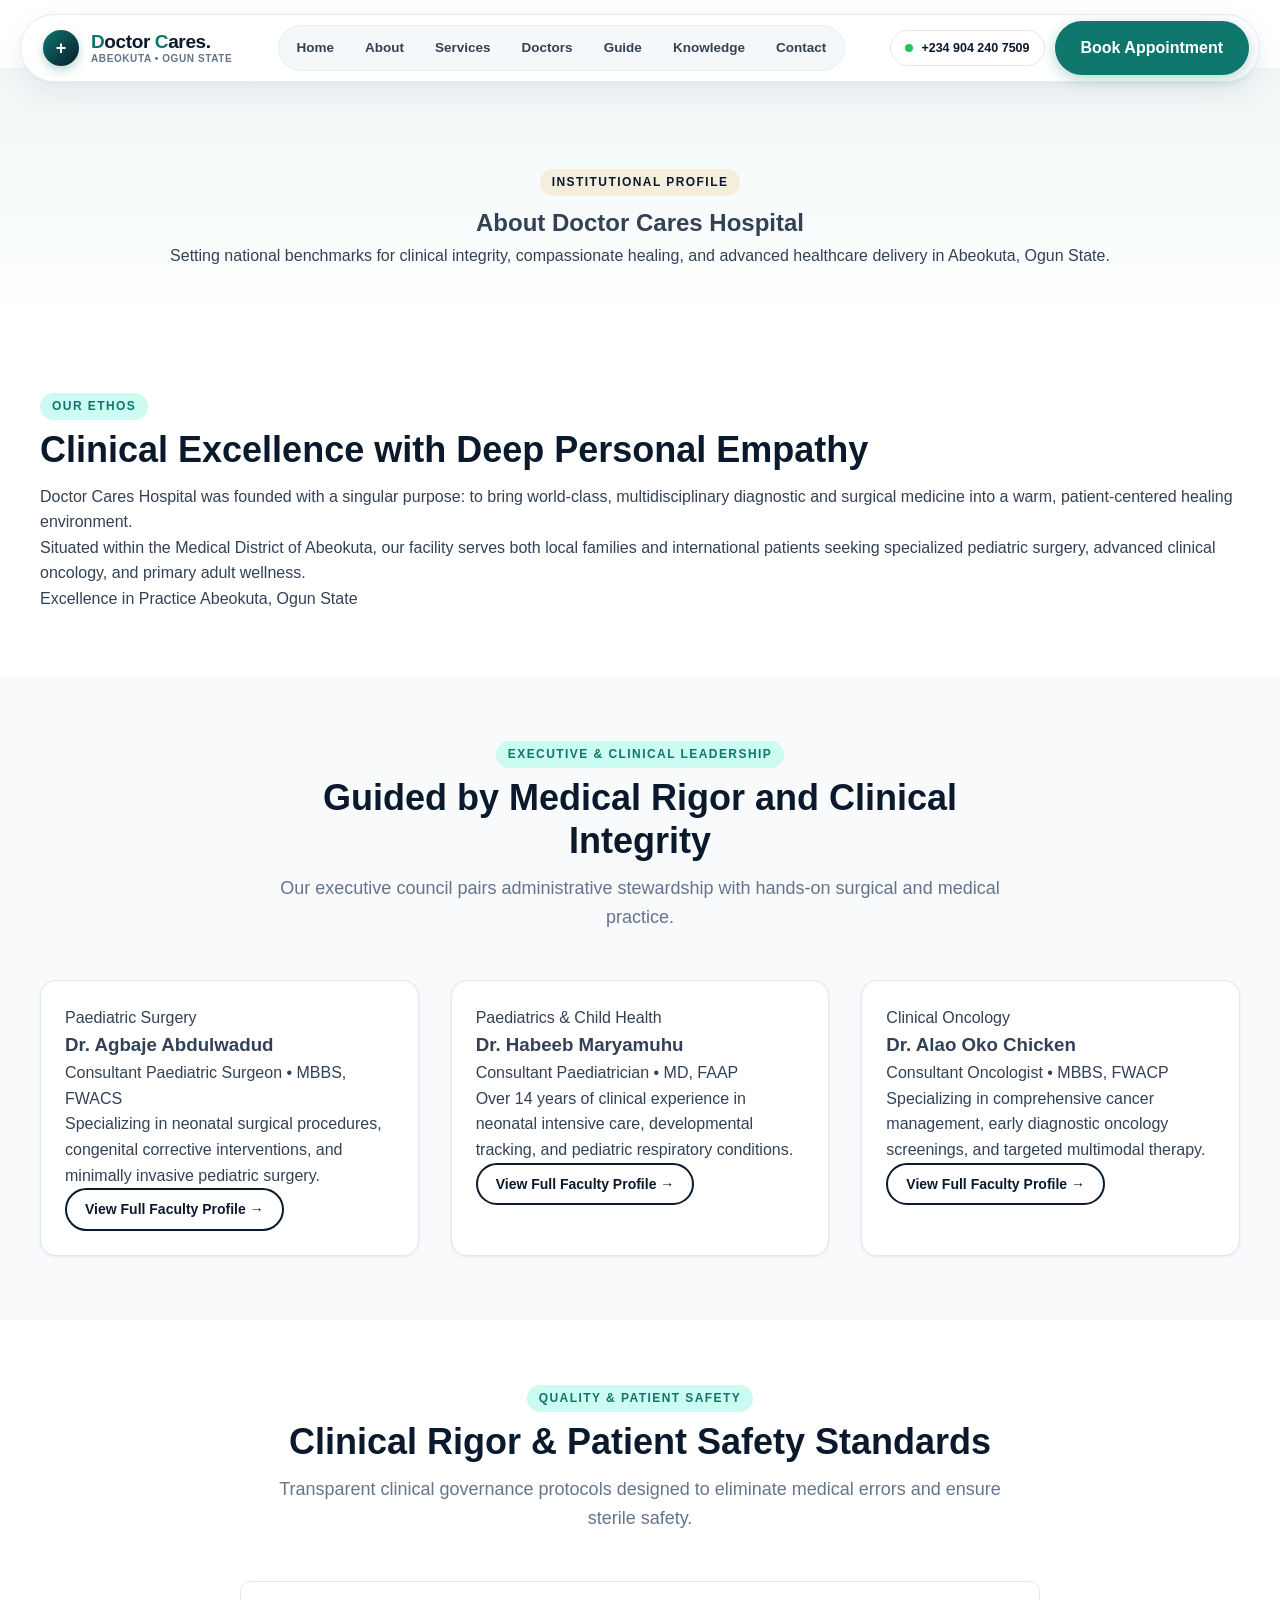
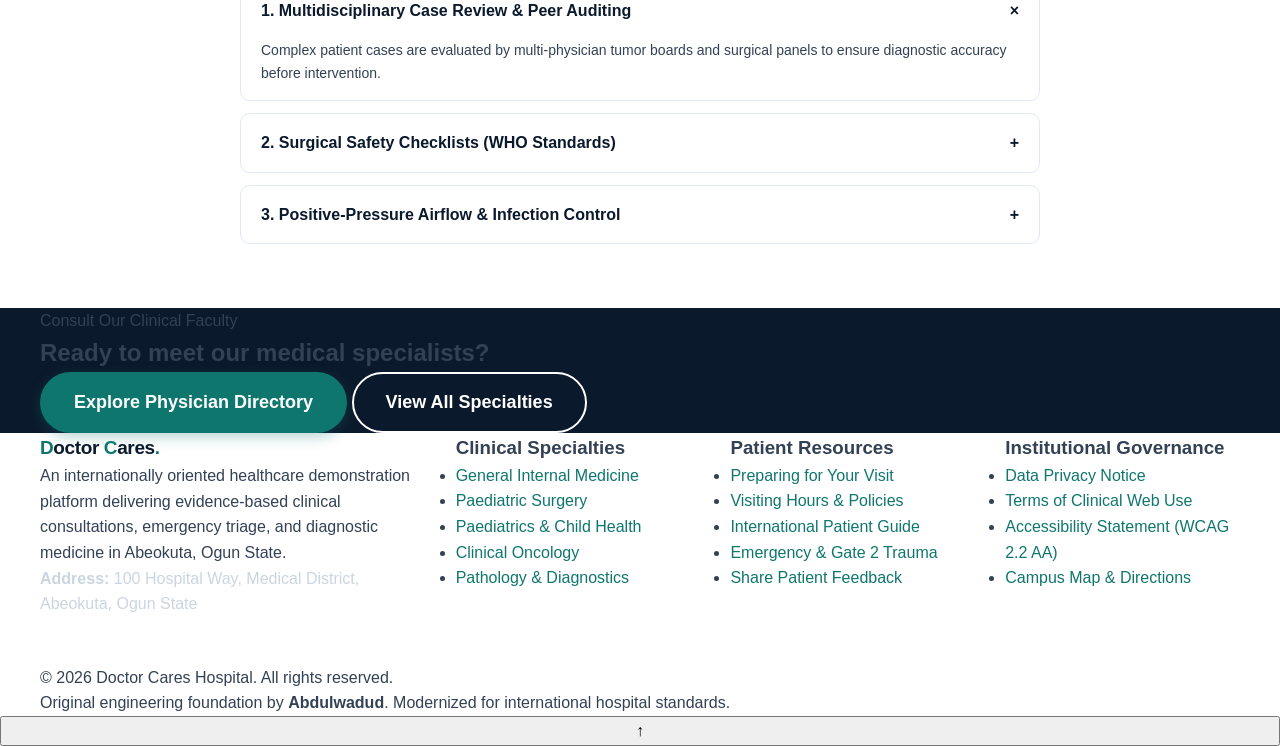
<file: about.html>
<!DOCTYPE html>
<html lang="en">
<head>
  <meta charset="utf-8">
  <meta name="viewport" content="width=device-width, initial-scale=1.0">
  <title>About Us | Doctor Cares Hospital Abeokuta</title>
  <link rel="stylesheet" href="style.css">
  <script src="main.js" defer></script>
</head>
<body>
  <a href="#main-content" class="skip-link">Skip to main content</a>
  
  <div class="header-outer-wrapper">
    <header class="site-header" id="site-header">
      <a href="index.html" class="brand-group" aria-label="Doctor Cares Hospital Home">
        <div class="brand-emblem" aria-hidden="true">+</div>
        <div class="logo-text-block">
          <div class="logo-text"><span>D</span>octor <span>C</span>ares<span style="color:var(--color-midnight)">.</span></div>
          <div class="logo-location-tag">Abeokuta &bull; Ogun State</div>
        </div>
      </a>
      <nav class="navbar" id="primary-navbar" aria-label="Main Navigation">
        <ul class="nav-pill-rail">
          <li><a href="index.html" class="nav-pill-link">Home</a></li>
          <li><a href="about.html" class="nav-pill-link">About</a></li>
          <li><a href="services.html" class="nav-pill-link">Services</a></li>
          <li><a href="doctors.html" class="nav-pill-link">Doctors</a></li>
          <li><a href="patient-info.html" class="nav-pill-link">Guide</a></li>
          <li><a href="knowledge.html" class="nav-pill-link">Knowledge</a></li>
          <li><a href="contact.html" class="nav-pill-link">Contact</a></li>
        </ul>
      </nav>
      <div class="header-action-group">
        <a href="tel:+2349042407509" class="header-phone-chip" title="Direct Clinical Line">
          <span class="status-pulse-dot" aria-hidden="true"></span>
          <span>+234 904 240 7509</span>
        </a>
        <a href="appointment.html" class="btn btn-teal nav-cta-btn">Book Appointment</a>
        <button type="button" class="menu-toggle" id="menu-toggle-btn" aria-label="Toggle Navigation">
          <span class="bar"></span><span class="bar"></span><span class="bar"></span>
        </button>
      </div>
    </header>
  </div>
  <div class="nav-backdrop" id="nav-backdrop"></div>
  <main id="main-content">
    <section class="hero-section text-center" style="padding: 10rem 0 6rem 0;">
      <div class="container">
        <span class="section-tag tag-champagne">Institutional Profile</span>
        <h1 class="hero-title">About Doctor Cares Hospital</h1>
        <p class="hero-lead" style="margin: 0 auto;">Setting national benchmarks for clinical integrity, compassionate healing, and advanced healthcare delivery in Abeokuta, Ogun State.</p>
      </div>
    </section>

    <!-- Hospital Overview -->
    <section class="section-padding">
      <div class="container intro-container">
        <div>
          <span class="section-tag">Our Ethos</span>
          <h2 class="section-heading">Clinical Excellence with Deep Personal Empathy</h2>
          <p class="section-lead">Doctor Cares Hospital was founded with a singular purpose: to bring world-class, multidisciplinary diagnostic and surgical medicine into a warm, patient-centered healing environment.</p>
          <p>Situated within the Medical District of Abeokuta, our facility serves both local families and international patients seeking specialized pediatric surgery, advanced clinical oncology, and primary adult wellness.</p>
        </div>
        <div class="experience-badge" style="position: relative; right: 0; bottom: 0;">
          <span class="exp-title">Excellence in Practice</span>
          <span class="exp-sub">Abeokuta, Ogun State</span>
        </div>
      </div>
    </section>

    <!-- Leadership Section (Approved Option C) -->
    <section class="section-padding bg-light">
      <div class="container">
        <div class="section-header text-center">
          <span class="section-tag">Executive &amp; Clinical Leadership</span>
          <h2 class="section-heading">Guided by Medical Rigor and Clinical Integrity</h2>
          <p class="section-sub">Our executive council pairs administrative stewardship with hands-on surgical and medical practice.</p>
        </div>
        <div class="doctors-grid">
          <article class="doctor-card">
            <div class="doctor-body">
              <span class="doctor-dept">Paediatric Surgery</span>
              <h3 class="doctor-name">Dr. Agbaje Abdulwadud</h3>
              <p class="doctor-title">Consultant Paediatric Surgeon &bull; MBBS, FWACS</p>
              <p class="doctor-bio">Specializing in neonatal surgical procedures, congenital corrective interventions, and minimally invasive pediatric surgery.</p>
              <a href="doctors.html" class="btn btn-outline btn-sm">View Full Faculty Profile &rarr;</a>
            </div>
          </article>
          <article class="doctor-card">
            <div class="doctor-body">
              <span class="doctor-dept">Paediatrics &amp; Child Health</span>
              <h3 class="doctor-name">Dr. Habeeb Maryamuhu</h3>
              <p class="doctor-title">Consultant Paediatrician &bull; MD, FAAP</p>
              <p class="doctor-bio">Over 14 years of clinical experience in neonatal intensive care, developmental tracking, and pediatric respiratory conditions.</p>
              <a href="doctors.html" class="btn btn-outline btn-sm">View Full Faculty Profile &rarr;</a>
            </div>
          </article>
          <article class="doctor-card">
            <div class="doctor-body">
              <span class="doctor-dept">Clinical Oncology</span>
              <h3 class="doctor-name">Dr. Alao Oko Chicken</h3>
              <p class="doctor-title">Consultant Oncologist &bull; MBBS, FWACP</p>
              <p class="doctor-bio">Specializing in comprehensive cancer management, early diagnostic oncology screenings, and targeted multimodal therapy.</p>
              <a href="doctors.html" class="btn btn-outline btn-sm">View Full Faculty Profile &rarr;</a>
            </div>
          </article>
        </div>
      </div>
    </section>

    <!-- Clinical Standards Hub (Approved Option C) -->
    <section class="section-padding">
      <div class="container">
        <div class="section-header text-center">
          <span class="section-tag">Quality &amp; Patient Safety</span>
          <h2 class="section-heading">Clinical Rigor &amp; Patient Safety Standards</h2>
          <p class="section-sub">Transparent clinical governance protocols designed to eliminate medical errors and ensure sterile safety.</p>
        </div>
        <div class="faq-accordion-container">
          <div class="faq-item">
            <button type="button" class="faq-trigger" aria-expanded="true" aria-controls="safety-1">
              <span>1. Multidisciplinary Case Review &amp; Peer Auditing</span><span class="faq-icon">&times;</span>
            </button>
            <div class="faq-content" id="safety-1"><p>Complex patient cases are evaluated by multi-physician tumor boards and surgical panels to ensure diagnostic accuracy before intervention.</p></div>
          </div>
          <div class="faq-item">
            <button type="button" class="faq-trigger" aria-expanded="false" aria-controls="safety-2">
              <span>2. Surgical Safety Checklists (WHO Standards)</span><span class="faq-icon">+</span>
            </button>
            <div class="faq-content" id="safety-2" hidden><p>Our surgical suites enforce strict timeout verifications, barcode medication double-checks, and continuous electronic anesthesia monitoring.</p></div>
          </div>
          <div class="faq-item">
            <button type="button" class="faq-trigger" aria-expanded="false" aria-controls="safety-3">
              <span>3. Positive-Pressure Airflow &amp; Infection Control</span><span class="faq-icon">+</span>
            </button>
            <div class="faq-content" id="safety-3" hidden><p>Surgical theaters utilize HEPA filtration air-exchange systems maintaining positive pressure to prevent airborne pathogen entry.</p></div>
          </div>
        </div>
      </div>
    </section>

    <!-- Dual CTA -->
    <section class="appointment-cta-section bg-midnight">
      <div class="container cta-container">
        <div>
          <span class="cta-badge">Consult Our Clinical Faculty</span>
          <h2 class="cta-title">Ready to meet our medical specialists?</h2>
        </div>
        <div class="cta-actions">
          <a href="doctors.html" class="btn btn-teal btn-lg">Explore Physician Directory</a>
          <a href="services.html" class="btn btn-outline-white btn-lg">View All Specialties</a>
        </div>
      </div>
    </section>
  </main>
  
  <footer class="site-footer" role="contentinfo">
    <div class="container footer-container">
      <div class="footer-col brand-col">
        <a href="index.html" class="logo footer-logo"><span class="logo-text"><span class="logo-mark">D</span>octor <span>C</span>ares<span class="brand-dot">.</span></span></a>
        <p class="footer-lead">An internationally oriented healthcare demonstration platform delivering evidence-based clinical consultations, emergency triage, and diagnostic medicine in Abeokuta, Ogun State.</p>
        <p class="footer-lead" style="color: #cbd5e1;"><strong>Address:</strong> 100 Hospital Way, Medical District, Abeokuta, Ogun State</p>
      </div>
      <div class="footer-col">
        <h3 class="footer-title">Clinical Specialties</h3>
        <ul class="footer-links">
          <li><a href="services.html">General Internal Medicine</a></li>
          <li><a href="services.html">Paediatric Surgery</a></li>
          <li><a href="services.html">Paediatrics &amp; Child Health</a></li>
          <li><a href="services.html">Clinical Oncology</a></li>
          <li><a href="services.html">Pathology &amp; Diagnostics</a></li>
        </ul>
      </div>
      <div class="footer-col">
        <h3 class="footer-title">Patient Resources</h3>
        <ul class="footer-links">
          <li><a href="patient-info.html">Preparing for Your Visit</a></li>
          <li><a href="patient-info.html#visiting">Visiting Hours &amp; Policies</a></li>
          <li><a href="international.html">International Patient Guide</a></li>
          <li><a href="emergency.html">Emergency &amp; Gate 2 Trauma</a></li>
          <li><a href="feedback.html">Share Patient Feedback</a></li>
        </ul>
      </div>
      <div class="footer-col">
        <h3 class="footer-title">Institutional Governance</h3>
        <ul class="footer-links">
          <li><a href="legal.html#privacy">Data Privacy Notice</a></li>
          <li><a href="legal.html#terms">Terms of Clinical Web Use</a></li>
          <li><a href="legal.html#accessibility">Accessibility Statement (WCAG 2.2 AA)</a></li>
          <li><a href="contact.html">Campus Map &amp; Directions</a></li>
        </ul>
      </div>
    </div>
    <div class="footer-sub">
      <div class="container footer-sub-container">
        <p>&copy; 2026 Doctor Cares Hospital. All rights reserved.</p>
        <p class="credit-text">Original engineering foundation by <strong>Abdulwadud</strong>. Modernized for international hospital standards.</p>
      </div>
    </div>
  </footer>
  <button type="button" class="scroll-top-btn" id="scroll-top-btn" aria-label="Back to top">&uarr;</button>
</body>
</html>
</file>
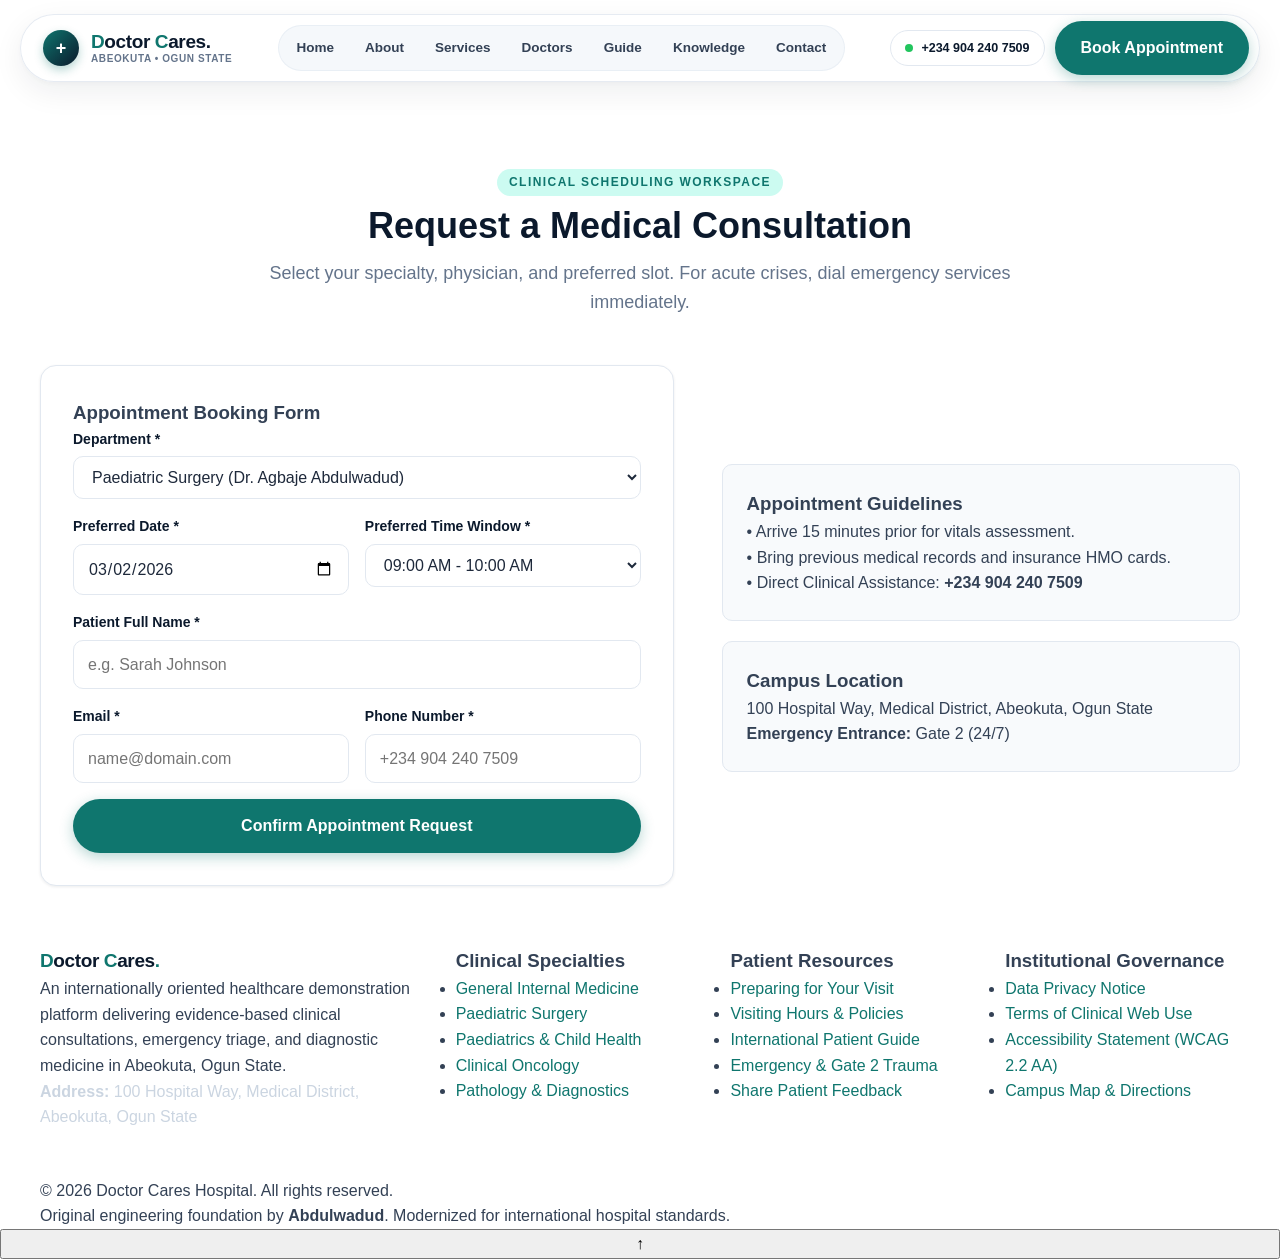
<file: appointment.html>
<!DOCTYPE html>
<html lang="en">
<head>
  <meta charset="utf-8">
  <meta name="viewport" content="width=device-width, initial-scale=1.0">
  <title>Schedule a Consultation | Doctor Cares Hospital</title>
  <link rel="stylesheet" href="style.css">
  <script src="main.js" defer></script>
</head>
<body>
  <a href="#main-content" class="skip-link">Skip to main content</a>
  
  <div class="header-outer-wrapper">
    <header class="site-header" id="site-header">
      <a href="index.html" class="brand-group" aria-label="Doctor Cares Hospital Home">
        <div class="brand-emblem" aria-hidden="true">+</div>
        <div class="logo-text-block">
          <div class="logo-text"><span>D</span>octor <span>C</span>ares<span style="color:var(--color-midnight)">.</span></div>
          <div class="logo-location-tag">Abeokuta &bull; Ogun State</div>
        </div>
      </a>
      <nav class="navbar" id="primary-navbar" aria-label="Main Navigation">
        <ul class="nav-pill-rail">
          <li><a href="index.html" class="nav-pill-link">Home</a></li>
          <li><a href="about.html" class="nav-pill-link">About</a></li>
          <li><a href="services.html" class="nav-pill-link">Services</a></li>
          <li><a href="doctors.html" class="nav-pill-link">Doctors</a></li>
          <li><a href="patient-info.html" class="nav-pill-link">Guide</a></li>
          <li><a href="knowledge.html" class="nav-pill-link">Knowledge</a></li>
          <li><a href="contact.html" class="nav-pill-link">Contact</a></li>
        </ul>
      </nav>
      <div class="header-action-group">
        <a href="tel:+2349042407509" class="header-phone-chip" title="Direct Clinical Line">
          <span class="status-pulse-dot" aria-hidden="true"></span>
          <span>+234 904 240 7509</span>
        </a>
        <a href="appointment.html" class="btn btn-teal nav-cta-btn">Book Appointment</a>
        <button type="button" class="menu-toggle" id="menu-toggle-btn" aria-label="Toggle Navigation">
          <span class="bar"></span><span class="bar"></span><span class="bar"></span>
        </button>
      </div>
    </header>
  </div>
  <div class="nav-backdrop" id="nav-backdrop"></div>
  <main id="main-content" style="padding: 10rem 0 6rem 0;">
    <div class="container">
      <div class="section-header text-center">
        <span class="section-tag">Clinical Scheduling Workspace</span>
        <h1 class="section-heading">Request a Medical Consultation</h1>
        <p class="section-sub">Select your specialty, physician, and preferred slot. For acute crises, dial emergency services immediately.</p>
      </div>

      <div class="facilities-layout">
        <!-- 6-Step Inline Form Container -->
        <div class="contact-form-panel">
          <h3>Appointment Booking Form</h3>
          <form class="styled-form" id="apptPageForm" onsubmit="event.preventDefault(); alert('Appointment request simulated successfully. Ref ID: DC-2026-' + Math.floor(1000 + Math.random() * 9000)); this.reset();">
            <div class="form-group">
              <label class="form-label">Department *</label>
              <select class="form-control">
                <option>Paediatric Surgery (Dr. Agbaje Abdulwadud)</option>
                <option>Clinical Oncology (Dr. Alao Oko Chicken)</option>
                <option>Paediatrics (Dr. Habeeb Maryamuhu)</option>
                <option>General Internal Medicine</option>
              </select>
            </div>
            <div class="form-row">
              <div class="form-group">
                <label class="form-label">Preferred Date *</label>
                <input type="date" class="form-control" value="2026-03-02" required>
              </div>
              <div class="form-group">
                <label class="form-label">Preferred Time Window *</label>
                <select class="form-control">
                  <option>09:00 AM - 10:00 AM</option>
                  <option>11:30 AM - 12:30 PM</option>
                  <option>02:00 PM - 03:00 PM</option>
                </select>
              </div>
            </div>
            <div class="form-group">
              <label class="form-label">Patient Full Name *</label>
              <input type="text" class="form-control" placeholder="e.g. Sarah Johnson" required>
            </div>
            <div class="form-row">
              <div class="form-group">
                <label class="form-label">Email *</label>
                <input type="email" class="form-control" placeholder="name@domain.com" required>
              </div>
              <div class="form-group">
                <label class="form-label">Phone Number *</label>
                <input type="tel" class="form-control" placeholder="+234 904 240 7509" required>
              </div>
            </div>
            <button type="submit" class="btn btn-teal btn-block">Confirm Appointment Request</button>
          </form>
        </div>

        <!-- Sidebar Context Panel -->
        <div>
          <div class="contact-card" style="margin-bottom: 2rem;">
            <h3>Appointment Guidelines</h3>
            <p>&bull; Arrive 15 minutes prior for vitals assessment.</p>
            <p>&bull; Bring previous medical records and insurance HMO cards.</p>
            <p>&bull; Direct Clinical Assistance: <strong>+234 904 240 7509</strong></p>
          </div>
          <div class="contact-card">
            <h3>Campus Location</h3>
            <p>100 Hospital Way, Medical District, Abeokuta, Ogun State</p>
            <p><strong>Emergency Entrance:</strong> Gate 2 (24/7)</p>
          </div>
        </div>
      </div>
    </div>
  </main>
  
  <footer class="site-footer" role="contentinfo">
    <div class="container footer-container">
      <div class="footer-col brand-col">
        <a href="index.html" class="logo footer-logo"><span class="logo-text"><span class="logo-mark">D</span>octor <span>C</span>ares<span class="brand-dot">.</span></span></a>
        <p class="footer-lead">An internationally oriented healthcare demonstration platform delivering evidence-based clinical consultations, emergency triage, and diagnostic medicine in Abeokuta, Ogun State.</p>
        <p class="footer-lead" style="color: #cbd5e1;"><strong>Address:</strong> 100 Hospital Way, Medical District, Abeokuta, Ogun State</p>
      </div>
      <div class="footer-col">
        <h3 class="footer-title">Clinical Specialties</h3>
        <ul class="footer-links">
          <li><a href="services.html">General Internal Medicine</a></li>
          <li><a href="services.html">Paediatric Surgery</a></li>
          <li><a href="services.html">Paediatrics &amp; Child Health</a></li>
          <li><a href="services.html">Clinical Oncology</a></li>
          <li><a href="services.html">Pathology &amp; Diagnostics</a></li>
        </ul>
      </div>
      <div class="footer-col">
        <h3 class="footer-title">Patient Resources</h3>
        <ul class="footer-links">
          <li><a href="patient-info.html">Preparing for Your Visit</a></li>
          <li><a href="patient-info.html#visiting">Visiting Hours &amp; Policies</a></li>
          <li><a href="international.html">International Patient Guide</a></li>
          <li><a href="emergency.html">Emergency &amp; Gate 2 Trauma</a></li>
          <li><a href="feedback.html">Share Patient Feedback</a></li>
        </ul>
      </div>
      <div class="footer-col">
        <h3 class="footer-title">Institutional Governance</h3>
        <ul class="footer-links">
          <li><a href="legal.html#privacy">Data Privacy Notice</a></li>
          <li><a href="legal.html#terms">Terms of Clinical Web Use</a></li>
          <li><a href="legal.html#accessibility">Accessibility Statement (WCAG 2.2 AA)</a></li>
          <li><a href="contact.html">Campus Map &amp; Directions</a></li>
        </ul>
      </div>
    </div>
    <div class="footer-sub">
      <div class="container footer-sub-container">
        <p>&copy; 2026 Doctor Cares Hospital. All rights reserved.</p>
        <p class="credit-text">Original engineering foundation by <strong>Abdulwadud</strong>. Modernized for international hospital standards.</p>
      </div>
    </div>
  </footer>
  <button type="button" class="scroll-top-btn" id="scroll-top-btn" aria-label="Back to top">&uarr;</button>
</body>
</html>
</file>
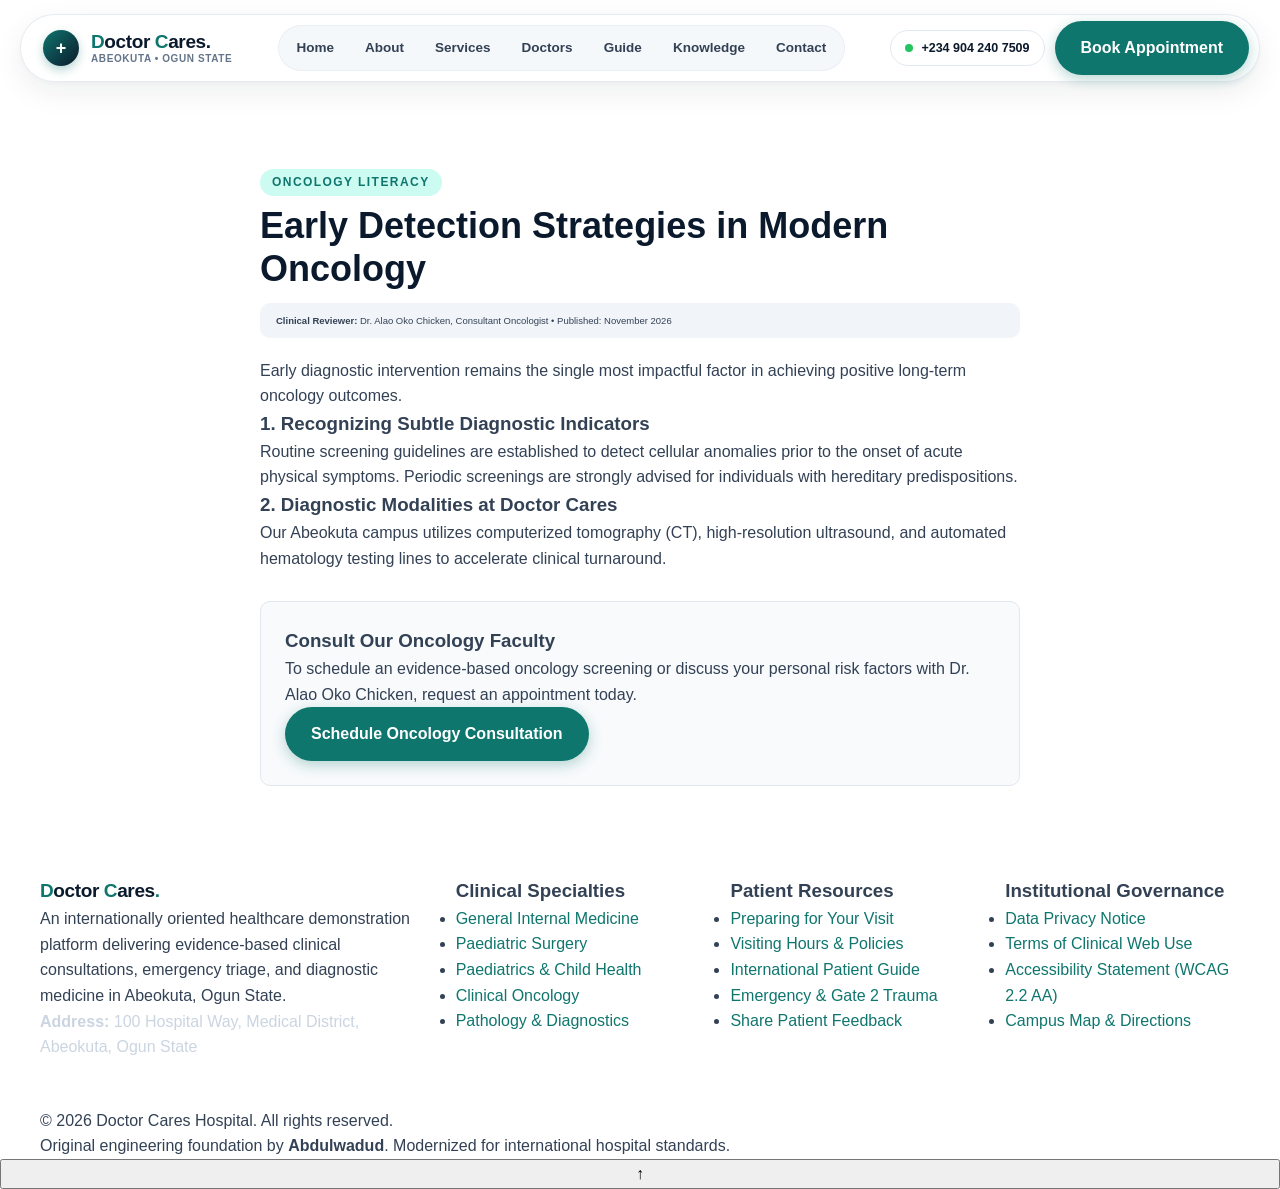
<file: article-template.html>
<!DOCTYPE html>
<html lang="en">
<head>
  <meta charset="utf-8">
  <meta name="viewport" content="width=device-width, initial-scale=1.0">
  <title>Early Detection Strategies in Oncology | Doctor Cares Hospital</title>
  <link rel="stylesheet" href="style.css">
  <script src="main.js" defer></script>
</head>
<body>
  <a href="#main-content" class="skip-link">Skip to main content</a>
  
  <div class="header-outer-wrapper">
    <header class="site-header" id="site-header">
      <a href="index.html" class="brand-group" aria-label="Doctor Cares Hospital Home">
        <div class="brand-emblem" aria-hidden="true">+</div>
        <div class="logo-text-block">
          <div class="logo-text"><span>D</span>octor <span>C</span>ares<span style="color:var(--color-midnight)">.</span></div>
          <div class="logo-location-tag">Abeokuta &bull; Ogun State</div>
        </div>
      </a>
      <nav class="navbar" id="primary-navbar" aria-label="Main Navigation">
        <ul class="nav-pill-rail">
          <li><a href="index.html" class="nav-pill-link">Home</a></li>
          <li><a href="about.html" class="nav-pill-link">About</a></li>
          <li><a href="services.html" class="nav-pill-link">Services</a></li>
          <li><a href="doctors.html" class="nav-pill-link">Doctors</a></li>
          <li><a href="patient-info.html" class="nav-pill-link">Guide</a></li>
          <li><a href="knowledge.html" class="nav-pill-link">Knowledge</a></li>
          <li><a href="contact.html" class="nav-pill-link">Contact</a></li>
        </ul>
      </nav>
      <div class="header-action-group">
        <a href="tel:+2349042407509" class="header-phone-chip" title="Direct Clinical Line">
          <span class="status-pulse-dot" aria-hidden="true"></span>
          <span>+234 904 240 7509</span>
        </a>
        <a href="appointment.html" class="btn btn-teal nav-cta-btn">Book Appointment</a>
        <button type="button" class="menu-toggle" id="menu-toggle-btn" aria-label="Toggle Navigation">
          <span class="bar"></span><span class="bar"></span><span class="bar"></span>
        </button>
      </div>
    </header>
  </div>
  <div class="nav-backdrop" id="nav-backdrop"></div>
  <main id="main-content" style="padding: 10rem 0 6rem 0;">
    <div class="container" style="max-width: 800px;">
      <span class="section-tag">Oncology Literacy</span>
      <h1 class="section-heading">Early Detection Strategies in Modern Oncology</h1>
      <div style="background: var(--color-surface-alt); padding: 1rem 1.6rem; border-radius: var(--radius-md); margin-bottom: 2rem;">
        <p style="margin: 0; font-size: 0.95rem;"><strong>Clinical Reviewer:</strong> Dr. Alao Oko Chicken, Consultant Oncologist &bull; Published: November 2026</p>
      </div>

      <p class="section-lead">Early diagnostic intervention remains the single most impactful factor in achieving positive long-term oncology outcomes.</p>
      
      <h3>1. Recognizing Subtle Diagnostic Indicators</h3>
      <p>Routine screening guidelines are established to detect cellular anomalies prior to the onset of acute physical symptoms. Periodic screenings are strongly advised for individuals with hereditary predispositions.</p>

      <h3>2. Diagnostic Modalities at Doctor Cares</h3>
      <p>Our Abeokuta campus utilizes computerized tomography (CT), high-resolution ultrasound, and automated hematology testing lines to accelerate clinical turnaround.</p>

      <div class="contact-card" style="margin: 3rem 0;">
        <h3>Consult Our Oncology Faculty</h3>
        <p>To schedule an evidence-based oncology screening or discuss your personal risk factors with Dr. Alao Oko Chicken, request an appointment today.</p>
        <a href="appointment.html" class="btn btn-teal">Schedule Oncology Consultation</a>
      </div>
    </div>
  </main>
  
  <footer class="site-footer" role="contentinfo">
    <div class="container footer-container">
      <div class="footer-col brand-col">
        <a href="index.html" class="logo footer-logo"><span class="logo-text"><span class="logo-mark">D</span>octor <span>C</span>ares<span class="brand-dot">.</span></span></a>
        <p class="footer-lead">An internationally oriented healthcare demonstration platform delivering evidence-based clinical consultations, emergency triage, and diagnostic medicine in Abeokuta, Ogun State.</p>
        <p class="footer-lead" style="color: #cbd5e1;"><strong>Address:</strong> 100 Hospital Way, Medical District, Abeokuta, Ogun State</p>
      </div>
      <div class="footer-col">
        <h3 class="footer-title">Clinical Specialties</h3>
        <ul class="footer-links">
          <li><a href="services.html">General Internal Medicine</a></li>
          <li><a href="services.html">Paediatric Surgery</a></li>
          <li><a href="services.html">Paediatrics &amp; Child Health</a></li>
          <li><a href="services.html">Clinical Oncology</a></li>
          <li><a href="services.html">Pathology &amp; Diagnostics</a></li>
        </ul>
      </div>
      <div class="footer-col">
        <h3 class="footer-title">Patient Resources</h3>
        <ul class="footer-links">
          <li><a href="patient-info.html">Preparing for Your Visit</a></li>
          <li><a href="patient-info.html#visiting">Visiting Hours &amp; Policies</a></li>
          <li><a href="international.html">International Patient Guide</a></li>
          <li><a href="emergency.html">Emergency &amp; Gate 2 Trauma</a></li>
          <li><a href="feedback.html">Share Patient Feedback</a></li>
        </ul>
      </div>
      <div class="footer-col">
        <h3 class="footer-title">Institutional Governance</h3>
        <ul class="footer-links">
          <li><a href="legal.html#privacy">Data Privacy Notice</a></li>
          <li><a href="legal.html#terms">Terms of Clinical Web Use</a></li>
          <li><a href="legal.html#accessibility">Accessibility Statement (WCAG 2.2 AA)</a></li>
          <li><a href="contact.html">Campus Map &amp; Directions</a></li>
        </ul>
      </div>
    </div>
    <div class="footer-sub">
      <div class="container footer-sub-container">
        <p>&copy; 2026 Doctor Cares Hospital. All rights reserved.</p>
        <p class="credit-text">Original engineering foundation by <strong>Abdulwadud</strong>. Modernized for international hospital standards.</p>
      </div>
    </div>
  </footer>
  <button type="button" class="scroll-top-btn" id="scroll-top-btn" aria-label="Back to top">&uarr;</button>
</body>
</html>
</file>
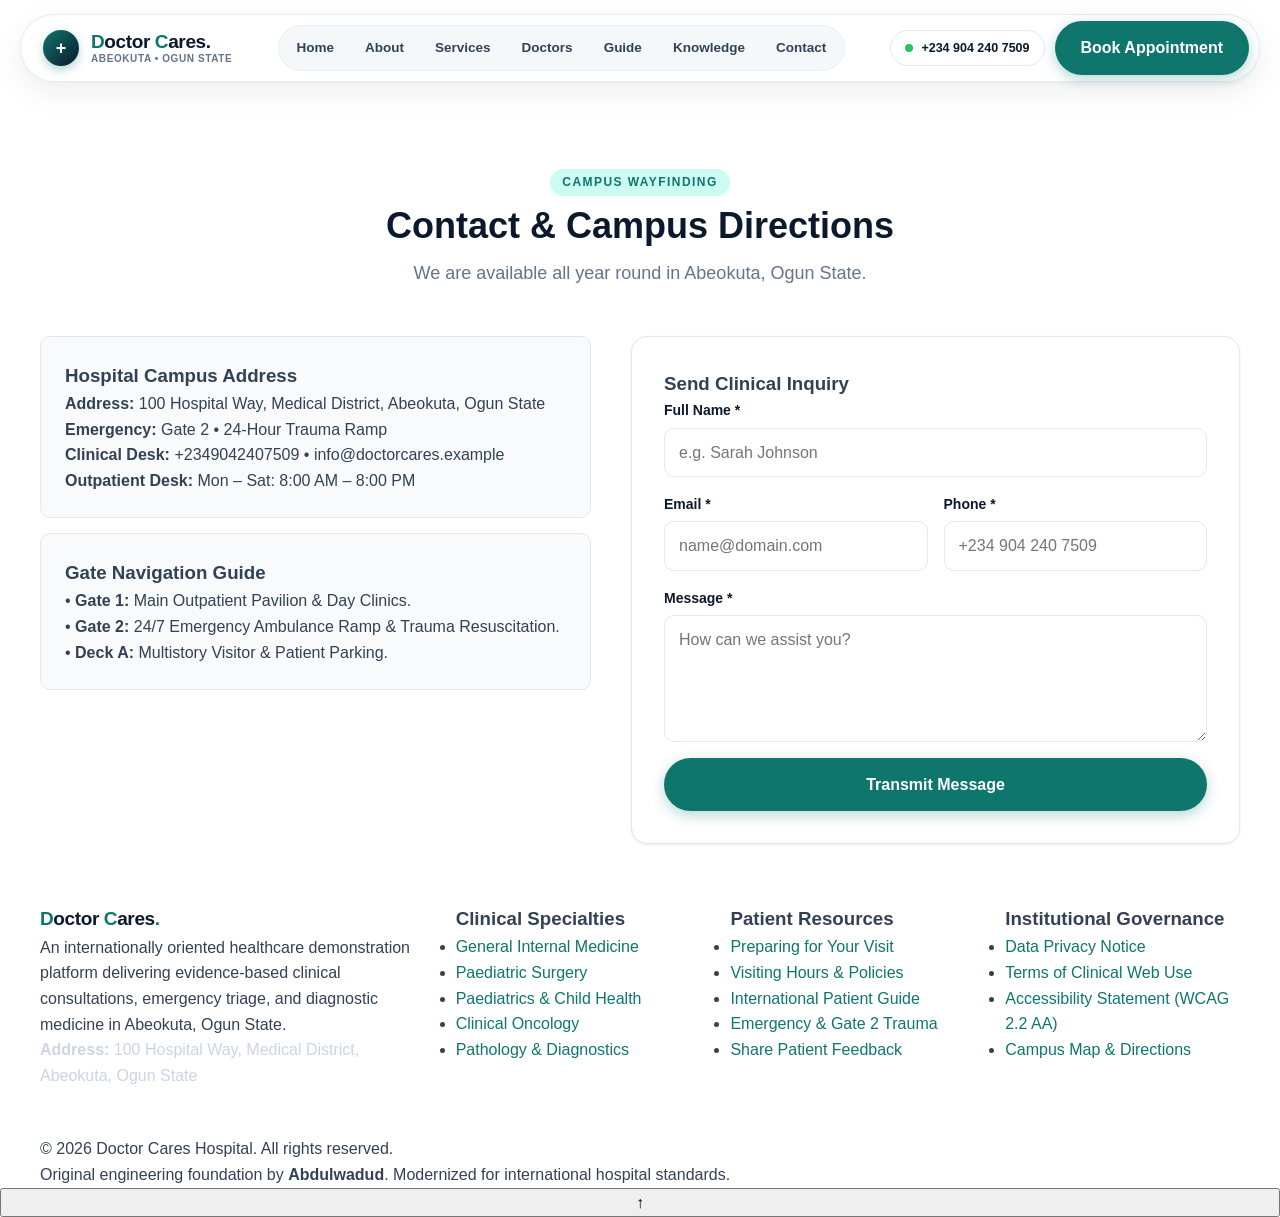
<file: contact.html>
<!DOCTYPE html>
<html lang="en">
<head>
  <meta charset="utf-8">
  <meta name="viewport" content="width=device-width, initial-scale=1.0">
  <title>Contact &amp; Campus Directions | Doctor Cares Hospital</title>
  <link rel="stylesheet" href="style.css">
  <script src="main.js" defer></script>
</head>
<body>
  <a href="#main-content" class="skip-link">Skip to main content</a>
  
  <div class="header-outer-wrapper">
    <header class="site-header" id="site-header">
      <a href="index.html" class="brand-group" aria-label="Doctor Cares Hospital Home">
        <div class="brand-emblem" aria-hidden="true">+</div>
        <div class="logo-text-block">
          <div class="logo-text"><span>D</span>octor <span>C</span>ares<span style="color:var(--color-midnight)">.</span></div>
          <div class="logo-location-tag">Abeokuta &bull; Ogun State</div>
        </div>
      </a>
      <nav class="navbar" id="primary-navbar" aria-label="Main Navigation">
        <ul class="nav-pill-rail">
          <li><a href="index.html" class="nav-pill-link">Home</a></li>
          <li><a href="about.html" class="nav-pill-link">About</a></li>
          <li><a href="services.html" class="nav-pill-link">Services</a></li>
          <li><a href="doctors.html" class="nav-pill-link">Doctors</a></li>
          <li><a href="patient-info.html" class="nav-pill-link">Guide</a></li>
          <li><a href="knowledge.html" class="nav-pill-link">Knowledge</a></li>
          <li><a href="contact.html" class="nav-pill-link">Contact</a></li>
        </ul>
      </nav>
      <div class="header-action-group">
        <a href="tel:+2349042407509" class="header-phone-chip" title="Direct Clinical Line">
          <span class="status-pulse-dot" aria-hidden="true"></span>
          <span>+234 904 240 7509</span>
        </a>
        <a href="appointment.html" class="btn btn-teal nav-cta-btn">Book Appointment</a>
        <button type="button" class="menu-toggle" id="menu-toggle-btn" aria-label="Toggle Navigation">
          <span class="bar"></span><span class="bar"></span><span class="bar"></span>
        </button>
      </div>
    </header>
  </div>
  <div class="nav-backdrop" id="nav-backdrop"></div>
  <main id="main-content" style="padding: 10rem 0 6rem 0;">
    <div class="container">
      <div class="section-header text-center">
        <span class="section-tag">Campus Wayfinding</span>
        <h1 class="section-heading">Contact &amp; Campus Directions</h1>
        <p class="section-sub">We are available all year round in Abeokuta, Ogun State.</p>
      </div>

      <div class="contact-layout">
        <div class="contact-details-panel">
          <div class="contact-card">
            <h3>Hospital Campus Address</h3>
            <p><strong>Address:</strong> 100 Hospital Way, Medical District, Abeokuta, Ogun State</p>
            <p><strong>Emergency:</strong> Gate 2 &bull; 24-Hour Trauma Ramp</p>
            <p><strong>Clinical Desk:</strong> +2349042407509 &bull; info@doctorcares.example</p>
            <p><strong>Outpatient Desk:</strong> Mon – Sat: 8:00 AM – 8:00 PM</p>
          </div>
          <div class="contact-card">
            <h3>Gate Navigation Guide</h3>
            <p>&bull; <strong>Gate 1:</strong> Main Outpatient Pavilion &amp; Day Clinics.</p>
            <p>&bull; <strong>Gate 2:</strong> 24/7 Emergency Ambulance Ramp &amp; Trauma Resuscitation.</p>
            <p>&bull; <strong>Deck A:</strong> Multistory Visitor &amp; Patient Parking.</p>
          </div>
        </div>

        <div class="contact-form-panel">
          <h3>Send Clinical Inquiry</h3>
          <form class="styled-form" id="contactPageForm" onsubmit="event.preventDefault(); alert('Inquiry recorded in demonstration mode.'); this.reset();">
            <div class="form-group">
              <label class="form-label">Full Name *</label>
              <input type="text" class="form-control" required placeholder="e.g. Sarah Johnson">
            </div>
            <div class="form-row">
              <div class="form-group">
                <label class="form-label">Email *</label>
                <input type="email" class="form-control" required placeholder="name@domain.com">
              </div>
              <div class="form-group">
                <label class="form-label">Phone *</label>
                <input type="tel" class="form-control" required placeholder="+234 904 240 7509">
              </div>
            </div>
            <div class="form-group">
              <label class="form-label">Message *</label>
              <textarea class="form-control" rows="4" required placeholder="How can we assist you?"></textarea>
            </div>
            <button type="submit" class="btn btn-teal btn-block">Transmit Message</button>
          </form>
        </div>
      </div>
    </div>
  </main>
  
  <footer class="site-footer" role="contentinfo">
    <div class="container footer-container">
      <div class="footer-col brand-col">
        <a href="index.html" class="logo footer-logo"><span class="logo-text"><span class="logo-mark">D</span>octor <span>C</span>ares<span class="brand-dot">.</span></span></a>
        <p class="footer-lead">An internationally oriented healthcare demonstration platform delivering evidence-based clinical consultations, emergency triage, and diagnostic medicine in Abeokuta, Ogun State.</p>
        <p class="footer-lead" style="color: #cbd5e1;"><strong>Address:</strong> 100 Hospital Way, Medical District, Abeokuta, Ogun State</p>
      </div>
      <div class="footer-col">
        <h3 class="footer-title">Clinical Specialties</h3>
        <ul class="footer-links">
          <li><a href="services.html">General Internal Medicine</a></li>
          <li><a href="services.html">Paediatric Surgery</a></li>
          <li><a href="services.html">Paediatrics &amp; Child Health</a></li>
          <li><a href="services.html">Clinical Oncology</a></li>
          <li><a href="services.html">Pathology &amp; Diagnostics</a></li>
        </ul>
      </div>
      <div class="footer-col">
        <h3 class="footer-title">Patient Resources</h3>
        <ul class="footer-links">
          <li><a href="patient-info.html">Preparing for Your Visit</a></li>
          <li><a href="patient-info.html#visiting">Visiting Hours &amp; Policies</a></li>
          <li><a href="international.html">International Patient Guide</a></li>
          <li><a href="emergency.html">Emergency &amp; Gate 2 Trauma</a></li>
          <li><a href="feedback.html">Share Patient Feedback</a></li>
        </ul>
      </div>
      <div class="footer-col">
        <h3 class="footer-title">Institutional Governance</h3>
        <ul class="footer-links">
          <li><a href="legal.html#privacy">Data Privacy Notice</a></li>
          <li><a href="legal.html#terms">Terms of Clinical Web Use</a></li>
          <li><a href="legal.html#accessibility">Accessibility Statement (WCAG 2.2 AA)</a></li>
          <li><a href="contact.html">Campus Map &amp; Directions</a></li>
        </ul>
      </div>
    </div>
    <div class="footer-sub">
      <div class="container footer-sub-container">
        <p>&copy; 2026 Doctor Cares Hospital. All rights reserved.</p>
        <p class="credit-text">Original engineering foundation by <strong>Abdulwadud</strong>. Modernized for international hospital standards.</p>
      </div>
    </div>
  </footer>
  <button type="button" class="scroll-top-btn" id="scroll-top-btn" aria-label="Back to top">&uarr;</button>
</body>
</html>
</file>
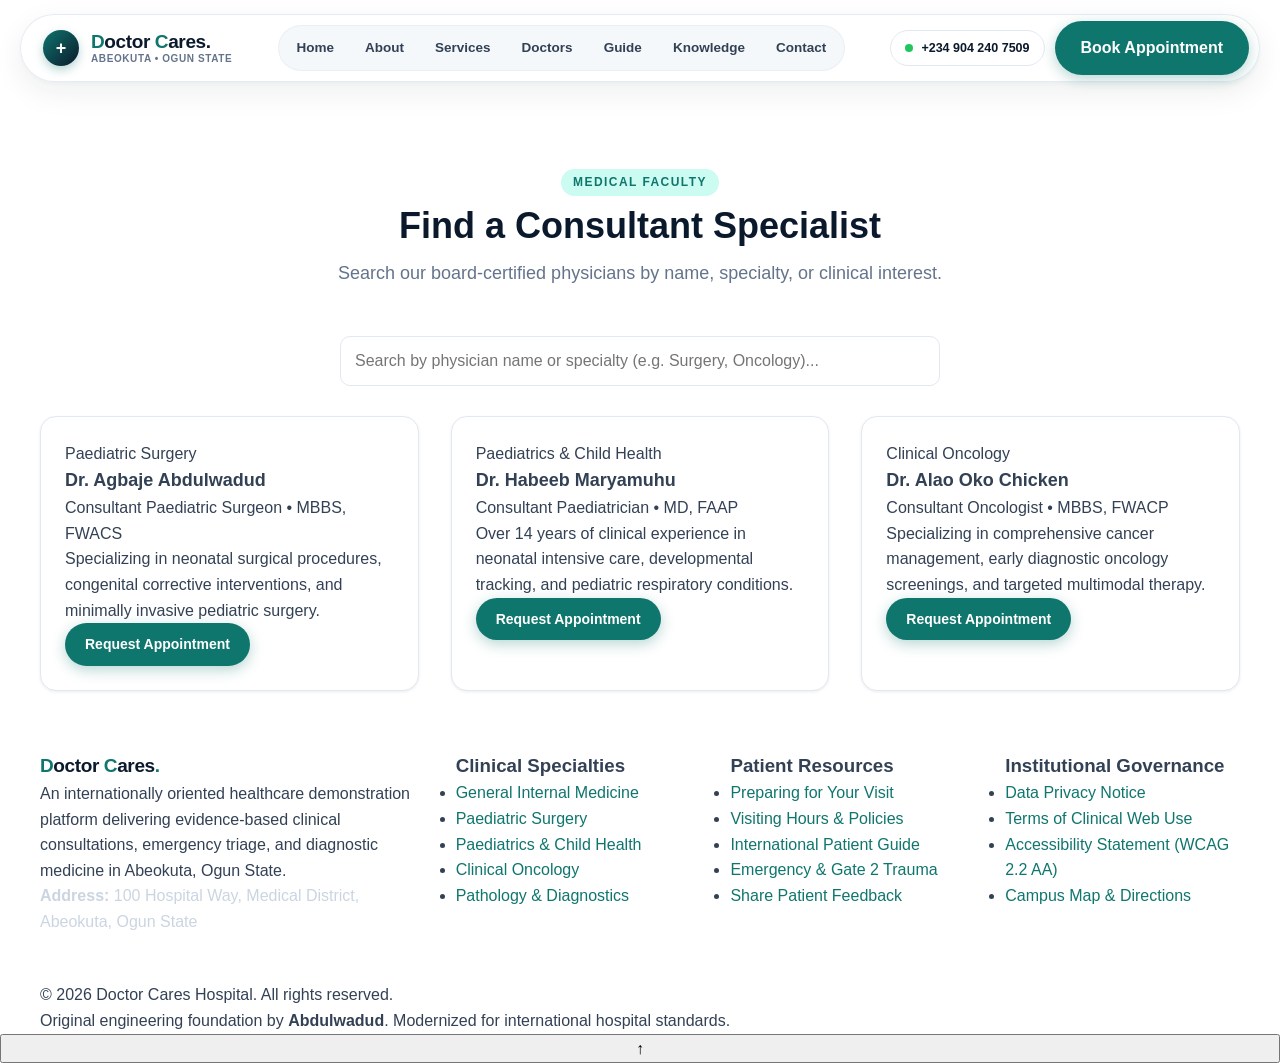
<file: doctors.html>
<!DOCTYPE html>
<html lang="en">
<head>
  <meta charset="utf-8">
  <meta name="viewport" content="width=device-width, initial-scale=1.0">
  <title>Find a Doctor | Clinical Faculty Directory</title>
  <link rel="stylesheet" href="style.css">
  <script src="main.js" defer></script>
</head>
<body>
  <a href="#main-content" class="skip-link">Skip to main content</a>
  
  <div class="header-outer-wrapper">
    <header class="site-header" id="site-header">
      <a href="index.html" class="brand-group" aria-label="Doctor Cares Hospital Home">
        <div class="brand-emblem" aria-hidden="true">+</div>
        <div class="logo-text-block">
          <div class="logo-text"><span>D</span>octor <span>C</span>ares<span style="color:var(--color-midnight)">.</span></div>
          <div class="logo-location-tag">Abeokuta &bull; Ogun State</div>
        </div>
      </a>
      <nav class="navbar" id="primary-navbar" aria-label="Main Navigation">
        <ul class="nav-pill-rail">
          <li><a href="index.html" class="nav-pill-link">Home</a></li>
          <li><a href="about.html" class="nav-pill-link">About</a></li>
          <li><a href="services.html" class="nav-pill-link">Services</a></li>
          <li><a href="doctors.html" class="nav-pill-link">Doctors</a></li>
          <li><a href="patient-info.html" class="nav-pill-link">Guide</a></li>
          <li><a href="knowledge.html" class="nav-pill-link">Knowledge</a></li>
          <li><a href="contact.html" class="nav-pill-link">Contact</a></li>
        </ul>
      </nav>
      <div class="header-action-group">
        <a href="tel:+2349042407509" class="header-phone-chip" title="Direct Clinical Line">
          <span class="status-pulse-dot" aria-hidden="true"></span>
          <span>+234 904 240 7509</span>
        </a>
        <a href="appointment.html" class="btn btn-teal nav-cta-btn">Book Appointment</a>
        <button type="button" class="menu-toggle" id="menu-toggle-btn" aria-label="Toggle Navigation">
          <span class="bar"></span><span class="bar"></span><span class="bar"></span>
        </button>
      </div>
    </header>
  </div>
  <div class="nav-backdrop" id="nav-backdrop"></div>
  <main id="main-content" style="padding: 10rem 0 6rem 0;">
    <div class="container">
      <div class="section-header text-center">
        <span class="section-tag">Medical Faculty</span>
        <h1 class="section-heading">Find a Consultant Specialist</h1>
        <p class="section-sub">Search our board-certified physicians by name, specialty, or clinical interest.</p>
      </div>

      <!-- Real-Time Debounced Filter Bar -->
      <div style="max-width: 600px; margin: 0 auto 3rem auto;">
        <input type="text" id="doctorSearchInput" class="form-control" placeholder="Search by physician name or specialty (e.g. Surgery, Oncology)...">
      </div>

      <div class="doctors-grid" id="doctorGrid">
        <article class="doctor-card" data-specialty="surgery paediatric">
          <div class="doctor-body">
            <span class="doctor-dept">Paediatric Surgery</span>
            <h2 class="doctor-name" style="font-size: 1.8rem;">Dr. Agbaje Abdulwadud</h2>
            <p class="doctor-title">Consultant Paediatric Surgeon &bull; MBBS, FWACS</p>
            <p class="doctor-bio">Specializing in neonatal surgical procedures, congenital corrective interventions, and minimally invasive pediatric surgery.</p>
            <div class="doctor-card-actions">
              <a href="appointment.html" class="btn btn-teal btn-sm">Request Appointment</a>
            </div>
          </div>
        </article>

        <article class="doctor-card" data-specialty="paediatrics child">
          <div class="doctor-body">
            <span class="doctor-dept">Paediatrics &amp; Child Health</span>
            <h2 class="doctor-name" style="font-size: 1.8rem;">Dr. Habeeb Maryamuhu</h2>
            <p class="doctor-title">Consultant Paediatrician &bull; MD, FAAP</p>
            <p class="doctor-bio">Over 14 years of clinical experience in neonatal intensive care, developmental tracking, and pediatric respiratory conditions.</p>
            <div class="doctor-card-actions">
              <a href="appointment.html" class="btn btn-teal btn-sm">Request Appointment</a>
            </div>
          </div>
        </article>

        <article class="doctor-card" data-specialty="oncology cancer">
          <div class="doctor-body">
            <span class="doctor-dept">Clinical Oncology</span>
            <h2 class="doctor-name" style="font-size: 1.8rem;">Dr. Alao Oko Chicken</h2>
            <p class="doctor-title">Consultant Oncologist &bull; MBBS, FWACP</p>
            <p class="doctor-bio">Specializing in comprehensive cancer management, early diagnostic oncology screenings, and targeted multimodal therapy.</p>
            <div class="doctor-card-actions">
              <a href="appointment.html" class="btn btn-teal btn-sm">Request Appointment</a>
            </div>
          </div>
        </article>
      </div>

      <div id="noDoctorResults" class="text-center" style="display:none; padding: 3rem;">
        <p>No specialist matching your search was found. Please call our clinical care desk at <strong>+234 904 240 7509</strong> for direct triage assistance.</p>
      </div>
    </div>
  </main>
  
  <footer class="site-footer" role="contentinfo">
    <div class="container footer-container">
      <div class="footer-col brand-col">
        <a href="index.html" class="logo footer-logo"><span class="logo-text"><span class="logo-mark">D</span>octor <span>C</span>ares<span class="brand-dot">.</span></span></a>
        <p class="footer-lead">An internationally oriented healthcare demonstration platform delivering evidence-based clinical consultations, emergency triage, and diagnostic medicine in Abeokuta, Ogun State.</p>
        <p class="footer-lead" style="color: #cbd5e1;"><strong>Address:</strong> 100 Hospital Way, Medical District, Abeokuta, Ogun State</p>
      </div>
      <div class="footer-col">
        <h3 class="footer-title">Clinical Specialties</h3>
        <ul class="footer-links">
          <li><a href="services.html">General Internal Medicine</a></li>
          <li><a href="services.html">Paediatric Surgery</a></li>
          <li><a href="services.html">Paediatrics &amp; Child Health</a></li>
          <li><a href="services.html">Clinical Oncology</a></li>
          <li><a href="services.html">Pathology &amp; Diagnostics</a></li>
        </ul>
      </div>
      <div class="footer-col">
        <h3 class="footer-title">Patient Resources</h3>
        <ul class="footer-links">
          <li><a href="patient-info.html">Preparing for Your Visit</a></li>
          <li><a href="patient-info.html#visiting">Visiting Hours &amp; Policies</a></li>
          <li><a href="international.html">International Patient Guide</a></li>
          <li><a href="emergency.html">Emergency &amp; Gate 2 Trauma</a></li>
          <li><a href="feedback.html">Share Patient Feedback</a></li>
        </ul>
      </div>
      <div class="footer-col">
        <h3 class="footer-title">Institutional Governance</h3>
        <ul class="footer-links">
          <li><a href="legal.html#privacy">Data Privacy Notice</a></li>
          <li><a href="legal.html#terms">Terms of Clinical Web Use</a></li>
          <li><a href="legal.html#accessibility">Accessibility Statement (WCAG 2.2 AA)</a></li>
          <li><a href="contact.html">Campus Map &amp; Directions</a></li>
        </ul>
      </div>
    </div>
    <div class="footer-sub">
      <div class="container footer-sub-container">
        <p>&copy; 2026 Doctor Cares Hospital. All rights reserved.</p>
        <p class="credit-text">Original engineering foundation by <strong>Abdulwadud</strong>. Modernized for international hospital standards.</p>
      </div>
    </div>
  </footer>
  <button type="button" class="scroll-top-btn" id="scroll-top-btn" aria-label="Back to top">&uarr;</button>
  <script>
    document.addEventListener("DOMContentLoaded", function() {
      const input = document.getElementById("doctorSearchInput");
      const cards = document.querySelectorAll(".doctor-card");
      const emptyState = document.getElementById("noDoctorResults");
      if (input) {
        input.addEventListener("input", function() {
          const q = input.value.toLowerCase().trim();
          let count = 0;
          cards.forEach(card => {
            const text = card.textContent.toLowerCase();
            if (text.includes(q)) {
              card.style.display = "flex";
              count++;
            } else {
              card.style.display = "none";
            }
          });
          emptyState.style.display = count === 0 ? "block" : "none";
        });
      }
    });
  </script>
</body>
</html>
</file>
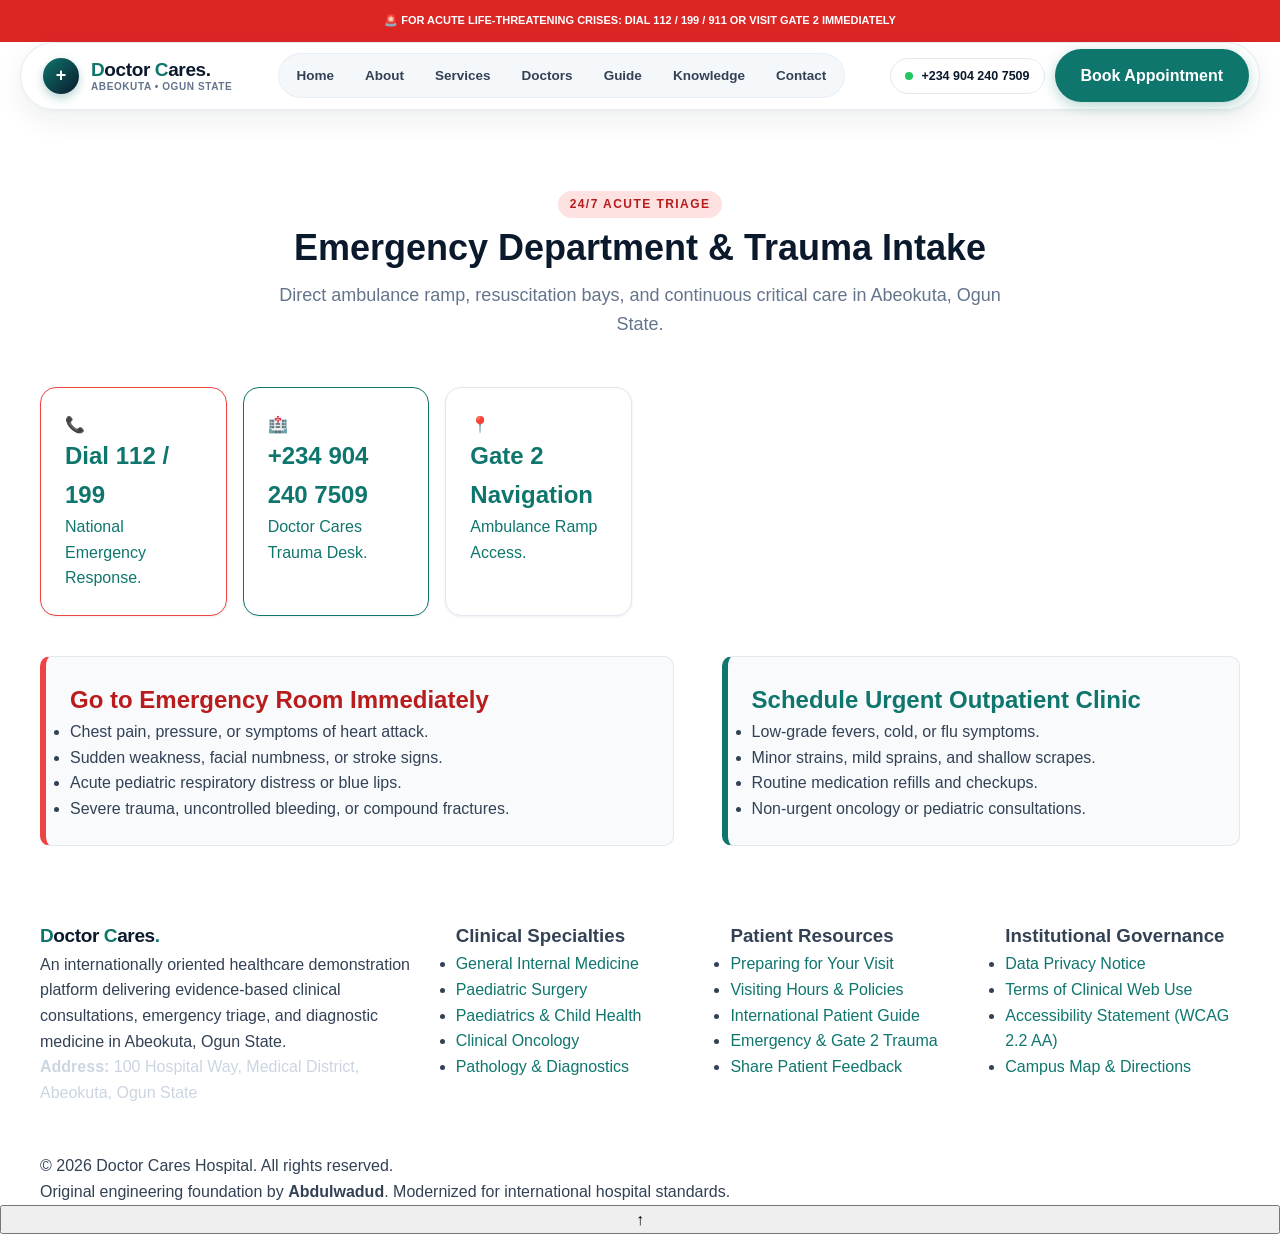
<file: emergency.html>
<!DOCTYPE html>
<html lang="en">
<head>
  <meta charset="utf-8">
  <meta name="viewport" content="width=device-width, initial-scale=1.0">
  <title>Emergency &amp; Trauma Care | Doctor Cares Hospital</title>
  <link rel="stylesheet" href="style.css">
  <script src="main.js" defer></script>
</head>
<body>
  <a href="#main-content" class="skip-link">Skip to main content</a>
  
  <!-- Fixed High-Urgency Rapid Action Bar -->
  <div style="background: #dc2626; color: #fff; padding: 1.2rem; text-align: center; font-weight: bold; font-size: 1.1rem;">
    🚨 FOR ACUTE LIFE-THREATENING CRISES: DIAL 112 / 199 / 911 OR VISIT GATE 2 IMMEDIATELY
  </div>
  
  <div class="header-outer-wrapper">
    <header class="site-header" id="site-header">
      <a href="index.html" class="brand-group" aria-label="Doctor Cares Hospital Home">
        <div class="brand-emblem" aria-hidden="true">+</div>
        <div class="logo-text-block">
          <div class="logo-text"><span>D</span>octor <span>C</span>ares<span style="color:var(--color-midnight)">.</span></div>
          <div class="logo-location-tag">Abeokuta &bull; Ogun State</div>
        </div>
      </a>
      <nav class="navbar" id="primary-navbar" aria-label="Main Navigation">
        <ul class="nav-pill-rail">
          <li><a href="index.html" class="nav-pill-link">Home</a></li>
          <li><a href="about.html" class="nav-pill-link">About</a></li>
          <li><a href="services.html" class="nav-pill-link">Services</a></li>
          <li><a href="doctors.html" class="nav-pill-link">Doctors</a></li>
          <li><a href="patient-info.html" class="nav-pill-link">Guide</a></li>
          <li><a href="knowledge.html" class="nav-pill-link">Knowledge</a></li>
          <li><a href="contact.html" class="nav-pill-link">Contact</a></li>
        </ul>
      </nav>
      <div class="header-action-group">
        <a href="tel:+2349042407509" class="header-phone-chip" title="Direct Clinical Line">
          <span class="status-pulse-dot" aria-hidden="true"></span>
          <span>+234 904 240 7509</span>
        </a>
        <a href="appointment.html" class="btn btn-teal nav-cta-btn">Book Appointment</a>
        <button type="button" class="menu-toggle" id="menu-toggle-btn" aria-label="Toggle Navigation">
          <span class="bar"></span><span class="bar"></span><span class="bar"></span>
        </button>
      </div>
    </header>
  </div>
  <div class="nav-backdrop" id="nav-backdrop"></div>

  <main id="main-content" style="padding: 8rem 0 6rem 0;">
    <div class="container">
      <div class="section-header text-center">
        <span class="section-tag" style="background:#fee2e2; color:#b91c1c;">24/7 Acute Triage</span>
        <h1 class="section-heading">Emergency Department &amp; Trauma Intake</h1>
        <p class="section-sub">Direct ambulance ramp, resuscitation bays, and continuous critical care in Abeokuta, Ogun State.</p>
      </div>

      <div class="quick-access-grid" style="margin-bottom: 4rem;">
        <a href="tel:112" class="qa-card" style="border-color:#ef4444;"><div class="qa-icon" style="color:#ef4444;">📞</div><h2 class="qa-title">Dial 112 / 199</h2><p class="qa-desc">National Emergency Response.</p></a>
        <a href="tel:+2349042407509" class="qa-card" style="border-color:#0f766e;"><div class="qa-icon">🏥</div><h2 class="qa-title">+234 904 240 7509</h2><p class="qa-desc">Doctor Cares Trauma Desk.</p></a>
        <a href="contact.html" class="qa-card"><div class="qa-icon">📍</div><h2 class="qa-title">Gate 2 Navigation</h2><p class="qa-desc">Ambulance Ramp Access.</p></a>
      </div>

      <div class="facilities-layout">
        <div class="contact-card" style="border-left: 6px solid #ef4444;">
          <h2 style="color:#b91c1c;">Go to Emergency Room Immediately</h2>
          <ul class="facilities-list">
            <li>Chest pain, pressure, or symptoms of heart attack.</li>
            <li>Sudden weakness, facial numbness, or stroke signs.</li>
            <li>Acute pediatric respiratory distress or blue lips.</li>
            <li>Severe trauma, uncontrolled bleeding, or compound fractures.</li>
          </ul>
        </div>
        <div class="contact-card" style="border-left: 6px solid #0f766e;">
          <h2 style="color:#0f766e;">Schedule Urgent Outpatient Clinic</h2>
          <ul class="facilities-list">
            <li>Low-grade fevers, cold, or flu symptoms.</li>
            <li>Minor strains, mild sprains, and shallow scrapes.</li>
            <li>Routine medication refills and checkups.</li>
            <li>Non-urgent oncology or pediatric consultations.</li>
          </ul>
        </div>
      </div>
    </div>
  </main>
  
  <footer class="site-footer" role="contentinfo">
    <div class="container footer-container">
      <div class="footer-col brand-col">
        <a href="index.html" class="logo footer-logo"><span class="logo-text"><span class="logo-mark">D</span>octor <span>C</span>ares<span class="brand-dot">.</span></span></a>
        <p class="footer-lead">An internationally oriented healthcare demonstration platform delivering evidence-based clinical consultations, emergency triage, and diagnostic medicine in Abeokuta, Ogun State.</p>
        <p class="footer-lead" style="color: #cbd5e1;"><strong>Address:</strong> 100 Hospital Way, Medical District, Abeokuta, Ogun State</p>
      </div>
      <div class="footer-col">
        <h3 class="footer-title">Clinical Specialties</h3>
        <ul class="footer-links">
          <li><a href="services.html">General Internal Medicine</a></li>
          <li><a href="services.html">Paediatric Surgery</a></li>
          <li><a href="services.html">Paediatrics &amp; Child Health</a></li>
          <li><a href="services.html">Clinical Oncology</a></li>
          <li><a href="services.html">Pathology &amp; Diagnostics</a></li>
        </ul>
      </div>
      <div class="footer-col">
        <h3 class="footer-title">Patient Resources</h3>
        <ul class="footer-links">
          <li><a href="patient-info.html">Preparing for Your Visit</a></li>
          <li><a href="patient-info.html#visiting">Visiting Hours &amp; Policies</a></li>
          <li><a href="international.html">International Patient Guide</a></li>
          <li><a href="emergency.html">Emergency &amp; Gate 2 Trauma</a></li>
          <li><a href="feedback.html">Share Patient Feedback</a></li>
        </ul>
      </div>
      <div class="footer-col">
        <h3 class="footer-title">Institutional Governance</h3>
        <ul class="footer-links">
          <li><a href="legal.html#privacy">Data Privacy Notice</a></li>
          <li><a href="legal.html#terms">Terms of Clinical Web Use</a></li>
          <li><a href="legal.html#accessibility">Accessibility Statement (WCAG 2.2 AA)</a></li>
          <li><a href="contact.html">Campus Map &amp; Directions</a></li>
        </ul>
      </div>
    </div>
    <div class="footer-sub">
      <div class="container footer-sub-container">
        <p>&copy; 2026 Doctor Cares Hospital. All rights reserved.</p>
        <p class="credit-text">Original engineering foundation by <strong>Abdulwadud</strong>. Modernized for international hospital standards.</p>
      </div>
    </div>
  </footer>
  <button type="button" class="scroll-top-btn" id="scroll-top-btn" aria-label="Back to top">&uarr;</button>
</body>
</html>
</file>
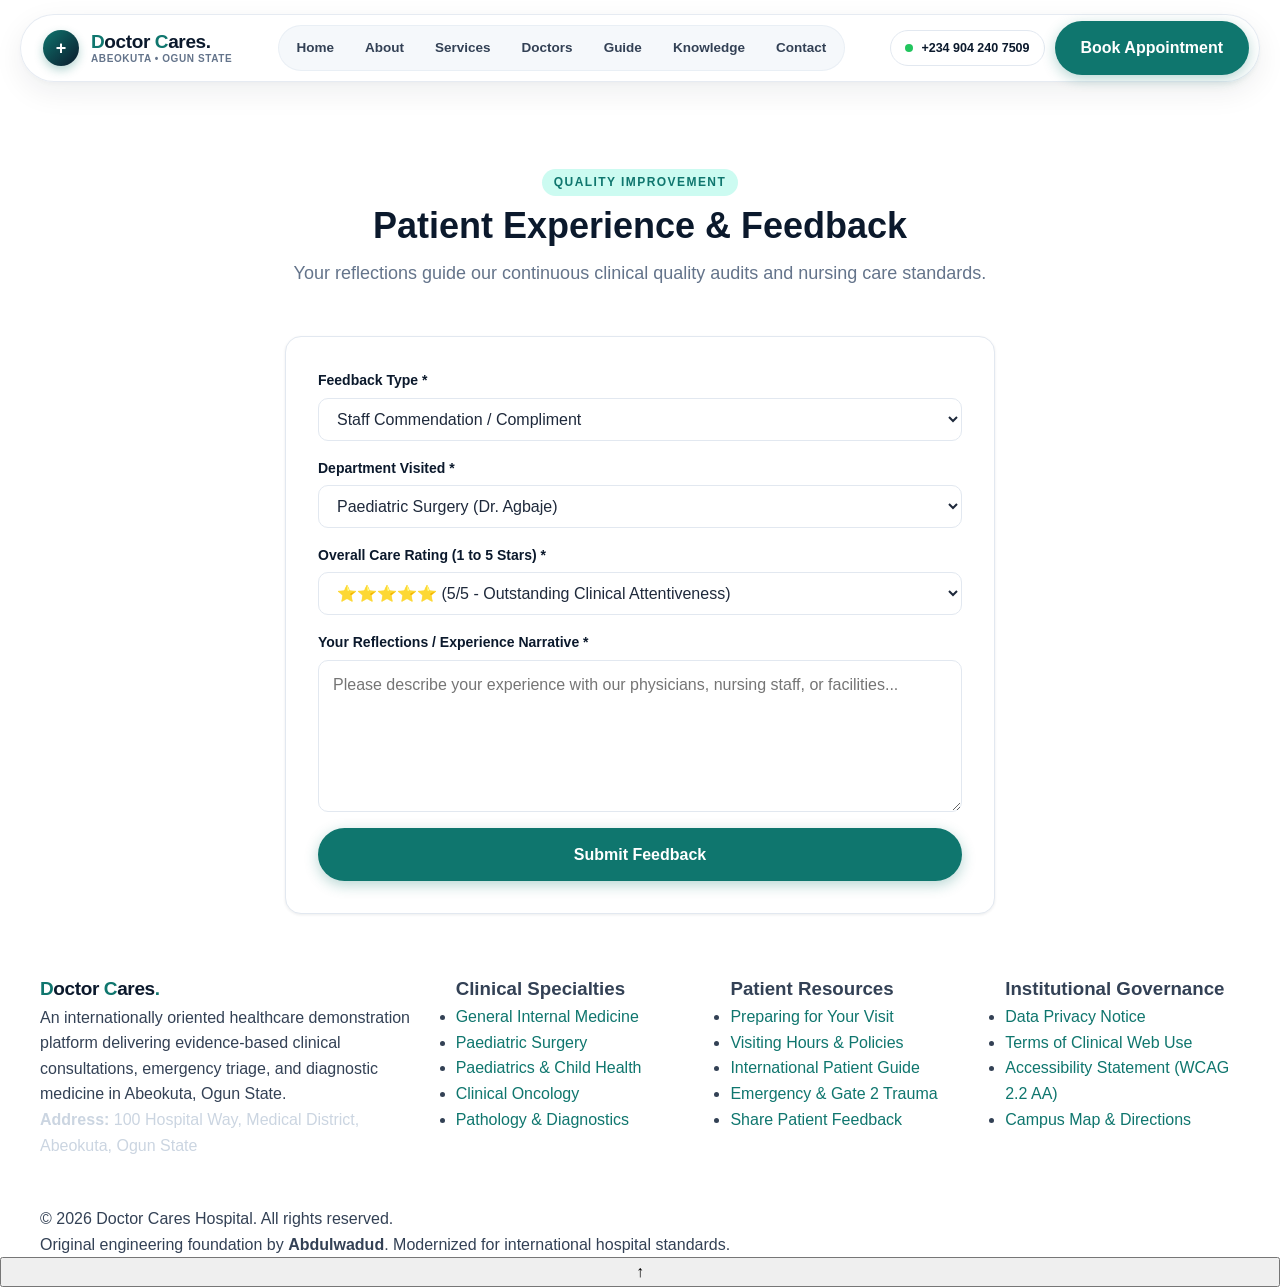
<file: feedback.html>
<!DOCTYPE html>
<html lang="en">
<head>
  <meta charset="utf-8">
  <meta name="viewport" content="width=device-width, initial-scale=1.0">
  <title>Patient Feedback &amp; Experience | Doctor Cares Hospital</title>
  <link rel="stylesheet" href="style.css">
  <script src="main.js" defer></script>
</head>
<body>
  <a href="#main-content" class="skip-link">Skip to main content</a>
  
  <div class="header-outer-wrapper">
    <header class="site-header" id="site-header">
      <a href="index.html" class="brand-group" aria-label="Doctor Cares Hospital Home">
        <div class="brand-emblem" aria-hidden="true">+</div>
        <div class="logo-text-block">
          <div class="logo-text"><span>D</span>octor <span>C</span>ares<span style="color:var(--color-midnight)">.</span></div>
          <div class="logo-location-tag">Abeokuta &bull; Ogun State</div>
        </div>
      </a>
      <nav class="navbar" id="primary-navbar" aria-label="Main Navigation">
        <ul class="nav-pill-rail">
          <li><a href="index.html" class="nav-pill-link">Home</a></li>
          <li><a href="about.html" class="nav-pill-link">About</a></li>
          <li><a href="services.html" class="nav-pill-link">Services</a></li>
          <li><a href="doctors.html" class="nav-pill-link">Doctors</a></li>
          <li><a href="patient-info.html" class="nav-pill-link">Guide</a></li>
          <li><a href="knowledge.html" class="nav-pill-link">Knowledge</a></li>
          <li><a href="contact.html" class="nav-pill-link">Contact</a></li>
        </ul>
      </nav>
      <div class="header-action-group">
        <a href="tel:+2349042407509" class="header-phone-chip" title="Direct Clinical Line">
          <span class="status-pulse-dot" aria-hidden="true"></span>
          <span>+234 904 240 7509</span>
        </a>
        <a href="appointment.html" class="btn btn-teal nav-cta-btn">Book Appointment</a>
        <button type="button" class="menu-toggle" id="menu-toggle-btn" aria-label="Toggle Navigation">
          <span class="bar"></span><span class="bar"></span><span class="bar"></span>
        </button>
      </div>
    </header>
  </div>
  <div class="nav-backdrop" id="nav-backdrop"></div>
  <main id="main-content" style="padding: 10rem 0 6rem 0;">
    <div class="container" style="max-width: 750px;">
      <div class="section-header text-center">
        <span class="section-tag">Quality Improvement</span>
        <h1 class="section-heading">Patient Experience &amp; Feedback</h1>
        <p class="section-sub">Your reflections guide our continuous clinical quality audits and nursing care standards.</p>
      </div>

      <div class="contact-form-panel">
        <form class="styled-form" id="feedbackForm" onsubmit="event.preventDefault(); alert('Thank you. Your feedback has been recorded under reference FB-2026-' + Math.floor(1000 + Math.random() * 9000)); this.reset();">
          <div class="form-group">
            <label class="form-label">Feedback Type *</label>
            <select class="form-control">
              <option>Staff Commendation / Compliment</option>
              <option>Routine Visit Quality Rating</option>
              <option>Clinical Concern / Administrative Grievance</option>
            </select>
          </div>
          <div class="form-group">
            <label class="form-label">Department Visited *</label>
            <select class="form-control">
              <option>Paediatric Surgery (Dr. Agbaje)</option>
              <option>Clinical Oncology (Dr. Alao)</option>
              <option>Paediatrics (Dr. Habeeb)</option>
              <option>Internal Medicine</option>
              <option>Emergency &amp; Trauma (Gate 2)</option>
            </select>
          </div>
          <div class="form-group">
            <label class="form-label">Overall Care Rating (1 to 5 Stars) *</label>
            <select class="form-control">
              <option>⭐⭐⭐⭐⭐ (5/5 - Outstanding Clinical Attentiveness)</option>
              <option>⭐⭐⭐⭐ (4/5 - High Quality Care)</option>
              <option>⭐⭐⭐ (3/5 - Satisfactory)</option>
              <option>⭐⭐ (2/5 - Needs Improvement)</option>
              <option>⭐ (1/5 - Unsatisfactory)</option>
            </select>
          </div>
          <div class="form-group">
            <label class="form-label">Your Reflections / Experience Narrative *</label>
            <textarea class="form-control" rows="5" required placeholder="Please describe your experience with our physicians, nursing staff, or facilities..."></textarea>
          </div>
          <button type="submit" class="btn btn-teal btn-block">Submit Feedback</button>
        </form>
      </div>
    </div>
  </main>
  
  <footer class="site-footer" role="contentinfo">
    <div class="container footer-container">
      <div class="footer-col brand-col">
        <a href="index.html" class="logo footer-logo"><span class="logo-text"><span class="logo-mark">D</span>octor <span>C</span>ares<span class="brand-dot">.</span></span></a>
        <p class="footer-lead">An internationally oriented healthcare demonstration platform delivering evidence-based clinical consultations, emergency triage, and diagnostic medicine in Abeokuta, Ogun State.</p>
        <p class="footer-lead" style="color: #cbd5e1;"><strong>Address:</strong> 100 Hospital Way, Medical District, Abeokuta, Ogun State</p>
      </div>
      <div class="footer-col">
        <h3 class="footer-title">Clinical Specialties</h3>
        <ul class="footer-links">
          <li><a href="services.html">General Internal Medicine</a></li>
          <li><a href="services.html">Paediatric Surgery</a></li>
          <li><a href="services.html">Paediatrics &amp; Child Health</a></li>
          <li><a href="services.html">Clinical Oncology</a></li>
          <li><a href="services.html">Pathology &amp; Diagnostics</a></li>
        </ul>
      </div>
      <div class="footer-col">
        <h3 class="footer-title">Patient Resources</h3>
        <ul class="footer-links">
          <li><a href="patient-info.html">Preparing for Your Visit</a></li>
          <li><a href="patient-info.html#visiting">Visiting Hours &amp; Policies</a></li>
          <li><a href="international.html">International Patient Guide</a></li>
          <li><a href="emergency.html">Emergency &amp; Gate 2 Trauma</a></li>
          <li><a href="feedback.html">Share Patient Feedback</a></li>
        </ul>
      </div>
      <div class="footer-col">
        <h3 class="footer-title">Institutional Governance</h3>
        <ul class="footer-links">
          <li><a href="legal.html#privacy">Data Privacy Notice</a></li>
          <li><a href="legal.html#terms">Terms of Clinical Web Use</a></li>
          <li><a href="legal.html#accessibility">Accessibility Statement (WCAG 2.2 AA)</a></li>
          <li><a href="contact.html">Campus Map &amp; Directions</a></li>
        </ul>
      </div>
    </div>
    <div class="footer-sub">
      <div class="container footer-sub-container">
        <p>&copy; 2026 Doctor Cares Hospital. All rights reserved.</p>
        <p class="credit-text">Original engineering foundation by <strong>Abdulwadud</strong>. Modernized for international hospital standards.</p>
      </div>
    </div>
  </footer>
  <button type="button" class="scroll-top-btn" id="scroll-top-btn" aria-label="Back to top">&uarr;</button>
</body>
</html>
</file>
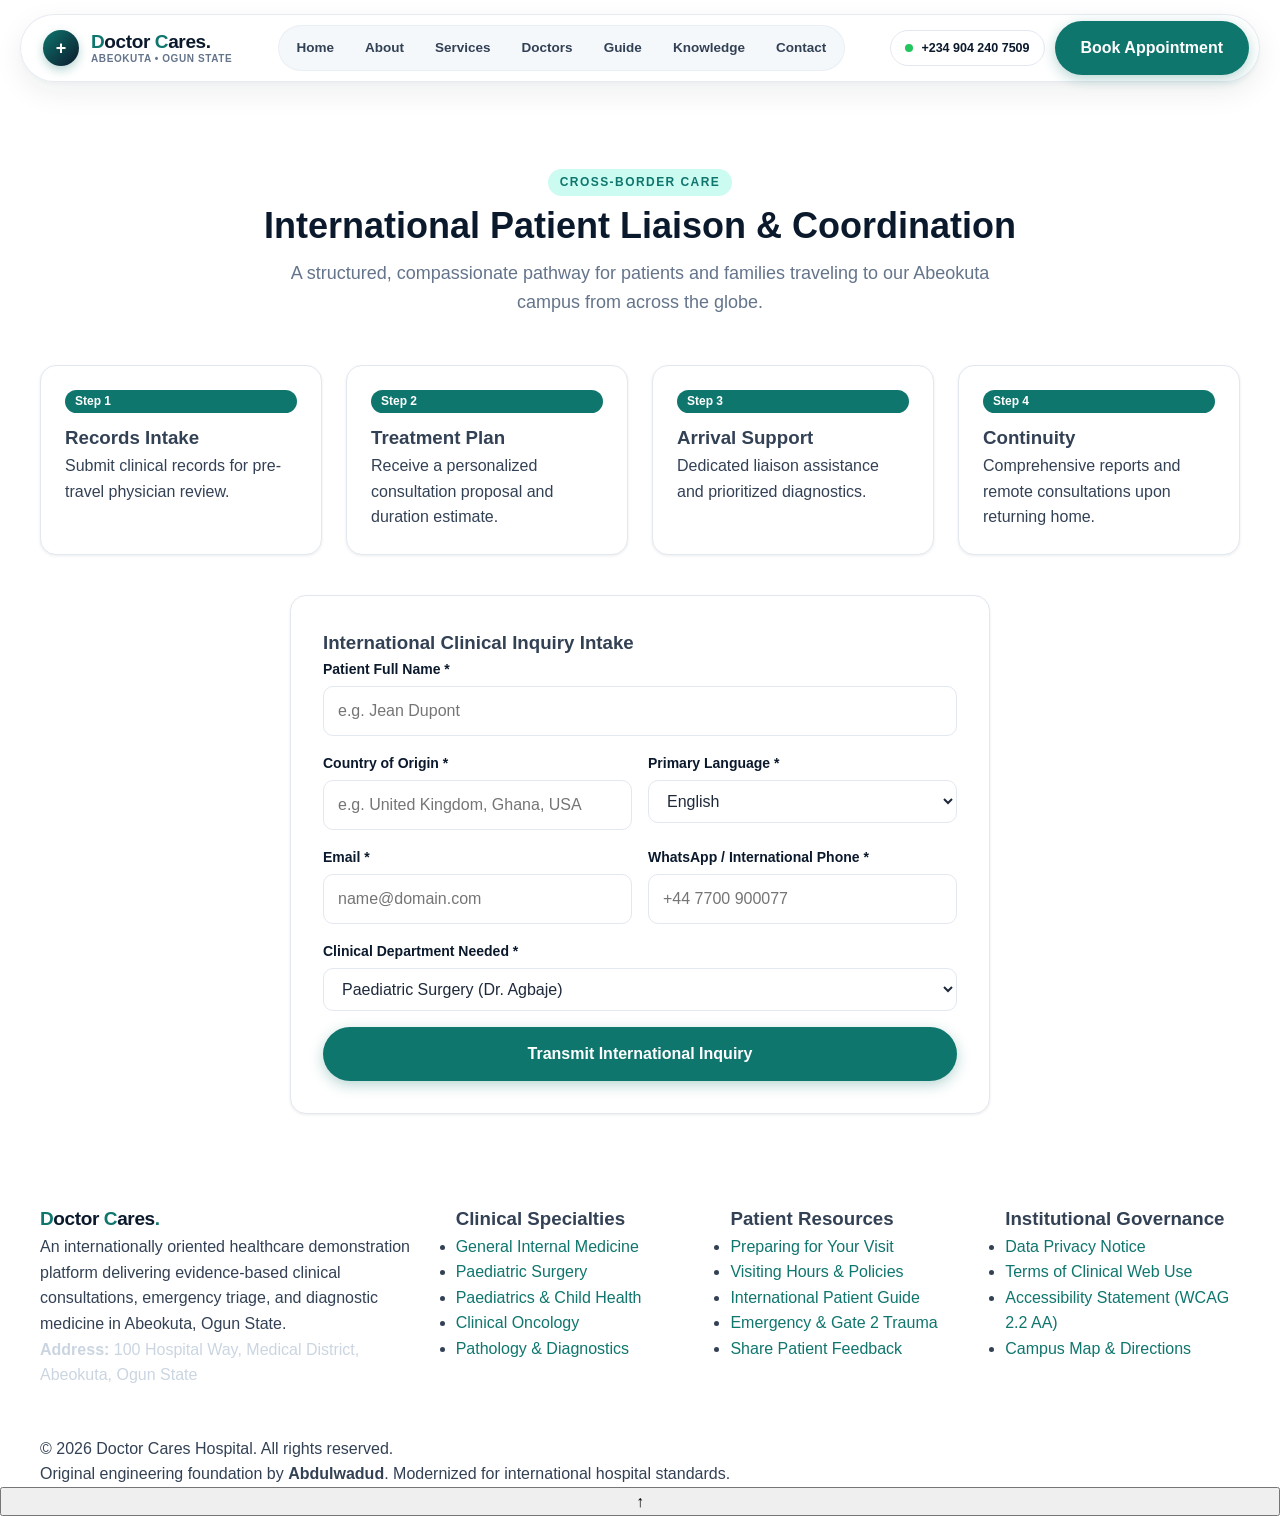
<file: international.html>
<!DOCTYPE html>
<html lang="en">
<head>
  <meta charset="utf-8">
  <meta name="viewport" content="width=device-width, initial-scale=1.0">
  <title>International Patient Services | Doctor Cares Hospital</title>
  <link rel="stylesheet" href="style.css">
  <script src="main.js" defer></script>
</head>
<body>
  <a href="#main-content" class="skip-link">Skip to main content</a>
  
  <div class="header-outer-wrapper">
    <header class="site-header" id="site-header">
      <a href="index.html" class="brand-group" aria-label="Doctor Cares Hospital Home">
        <div class="brand-emblem" aria-hidden="true">+</div>
        <div class="logo-text-block">
          <div class="logo-text"><span>D</span>octor <span>C</span>ares<span style="color:var(--color-midnight)">.</span></div>
          <div class="logo-location-tag">Abeokuta &bull; Ogun State</div>
        </div>
      </a>
      <nav class="navbar" id="primary-navbar" aria-label="Main Navigation">
        <ul class="nav-pill-rail">
          <li><a href="index.html" class="nav-pill-link">Home</a></li>
          <li><a href="about.html" class="nav-pill-link">About</a></li>
          <li><a href="services.html" class="nav-pill-link">Services</a></li>
          <li><a href="doctors.html" class="nav-pill-link">Doctors</a></li>
          <li><a href="patient-info.html" class="nav-pill-link">Guide</a></li>
          <li><a href="knowledge.html" class="nav-pill-link">Knowledge</a></li>
          <li><a href="contact.html" class="nav-pill-link">Contact</a></li>
        </ul>
      </nav>
      <div class="header-action-group">
        <a href="tel:+2349042407509" class="header-phone-chip" title="Direct Clinical Line">
          <span class="status-pulse-dot" aria-hidden="true"></span>
          <span>+234 904 240 7509</span>
        </a>
        <a href="appointment.html" class="btn btn-teal nav-cta-btn">Book Appointment</a>
        <button type="button" class="menu-toggle" id="menu-toggle-btn" aria-label="Toggle Navigation">
          <span class="bar"></span><span class="bar"></span><span class="bar"></span>
        </button>
      </div>
    </header>
  </div>
  <div class="nav-backdrop" id="nav-backdrop"></div>
  <main id="main-content" style="padding: 10rem 0 6rem 0;">
    <div class="container">
      <div class="section-header text-center">
        <span class="section-tag">Cross-Border Care</span>
        <h1 class="section-heading">International Patient Liaison &amp; Coordination</h1>
        <p class="section-sub">A structured, compassionate pathway for patients and families traveling to our Abeokuta campus from across the globe.</p>
      </div>

      <div class="intl-pathway-grid">
        <div class="pathway-step"><div class="step-badge">Step 1</div><h3 class="step-title">Records Intake</h3><p class="step-desc">Submit clinical records for pre-travel physician review.</p></div>
        <div class="pathway-step"><div class="step-badge">Step 2</div><h3 class="step-title">Treatment Plan</h3><p class="step-desc">Receive a personalized consultation proposal and duration estimate.</p></div>
        <div class="pathway-step"><div class="step-badge">Step 3</div><h3 class="step-title">Arrival Support</h3><p class="step-desc">Dedicated liaison assistance and prioritized diagnostics.</p></div>
        <div class="pathway-step"><div class="step-badge">Step 4</div><h3 class="step-title">Continuity</h3><p class="step-desc">Comprehensive reports and remote consultations upon returning home.</p></div>
      </div>

      <div class="contact-form-panel" style="max-width: 700px; margin: 3rem auto;">
        <h3>International Clinical Inquiry Intake</h3>
        <form class="styled-form" id="intlForm" onsubmit="event.preventDefault(); alert('Inquiry recorded in demonstration mode. An international liaison coordinator will respond within 48 hours.'); this.reset();">
          <div class="form-group">
            <label class="form-label">Patient Full Name *</label>
            <input type="text" class="form-control" placeholder="e.g. Jean Dupont" required>
          </div>
          <div class="form-row">
            <div class="form-group">
              <label class="form-label">Country of Origin *</label>
              <input type="text" class="form-control" placeholder="e.g. United Kingdom, Ghana, USA" required>
            </div>
            <div class="form-group">
              <label class="form-label">Primary Language *</label>
              <select class="form-control">
                <option>English</option><option>French (Français)</option><option>Arabic (العربية)</option><option>Other</option>
              </select>
            </div>
          </div>
          <div class="form-row">
            <div class="form-group">
              <label class="form-label">Email *</label>
              <input type="email" class="form-control" placeholder="name@domain.com" required>
            </div>
            <div class="form-group">
              <label class="form-label">WhatsApp / International Phone *</label>
              <input type="tel" class="form-control" placeholder="+44 7700 900077" required>
            </div>
          </div>
          <div class="form-group">
            <label class="form-label">Clinical Department Needed *</label>
            <select class="form-control">
              <option>Paediatric Surgery (Dr. Agbaje)</option>
              <option>Clinical Oncology (Dr. Alao)</option>
              <option>Paediatrics (Dr. Habeeb)</option>
              <option>General Internal Medicine</option>
            </select>
          </div>
          <button type="submit" class="btn btn-teal btn-block">Transmit International Inquiry</button>
        </form>
      </div>
    </div>
  </main>
  
  <footer class="site-footer" role="contentinfo">
    <div class="container footer-container">
      <div class="footer-col brand-col">
        <a href="index.html" class="logo footer-logo"><span class="logo-text"><span class="logo-mark">D</span>octor <span>C</span>ares<span class="brand-dot">.</span></span></a>
        <p class="footer-lead">An internationally oriented healthcare demonstration platform delivering evidence-based clinical consultations, emergency triage, and diagnostic medicine in Abeokuta, Ogun State.</p>
        <p class="footer-lead" style="color: #cbd5e1;"><strong>Address:</strong> 100 Hospital Way, Medical District, Abeokuta, Ogun State</p>
      </div>
      <div class="footer-col">
        <h3 class="footer-title">Clinical Specialties</h3>
        <ul class="footer-links">
          <li><a href="services.html">General Internal Medicine</a></li>
          <li><a href="services.html">Paediatric Surgery</a></li>
          <li><a href="services.html">Paediatrics &amp; Child Health</a></li>
          <li><a href="services.html">Clinical Oncology</a></li>
          <li><a href="services.html">Pathology &amp; Diagnostics</a></li>
        </ul>
      </div>
      <div class="footer-col">
        <h3 class="footer-title">Patient Resources</h3>
        <ul class="footer-links">
          <li><a href="patient-info.html">Preparing for Your Visit</a></li>
          <li><a href="patient-info.html#visiting">Visiting Hours &amp; Policies</a></li>
          <li><a href="international.html">International Patient Guide</a></li>
          <li><a href="emergency.html">Emergency &amp; Gate 2 Trauma</a></li>
          <li><a href="feedback.html">Share Patient Feedback</a></li>
        </ul>
      </div>
      <div class="footer-col">
        <h3 class="footer-title">Institutional Governance</h3>
        <ul class="footer-links">
          <li><a href="legal.html#privacy">Data Privacy Notice</a></li>
          <li><a href="legal.html#terms">Terms of Clinical Web Use</a></li>
          <li><a href="legal.html#accessibility">Accessibility Statement (WCAG 2.2 AA)</a></li>
          <li><a href="contact.html">Campus Map &amp; Directions</a></li>
        </ul>
      </div>
    </div>
    <div class="footer-sub">
      <div class="container footer-sub-container">
        <p>&copy; 2026 Doctor Cares Hospital. All rights reserved.</p>
        <p class="credit-text">Original engineering foundation by <strong>Abdulwadud</strong>. Modernized for international hospital standards.</p>
      </div>
    </div>
  </footer>
  <button type="button" class="scroll-top-btn" id="scroll-top-btn" aria-label="Back to top">&uarr;</button>
</body>
</html>
</file>
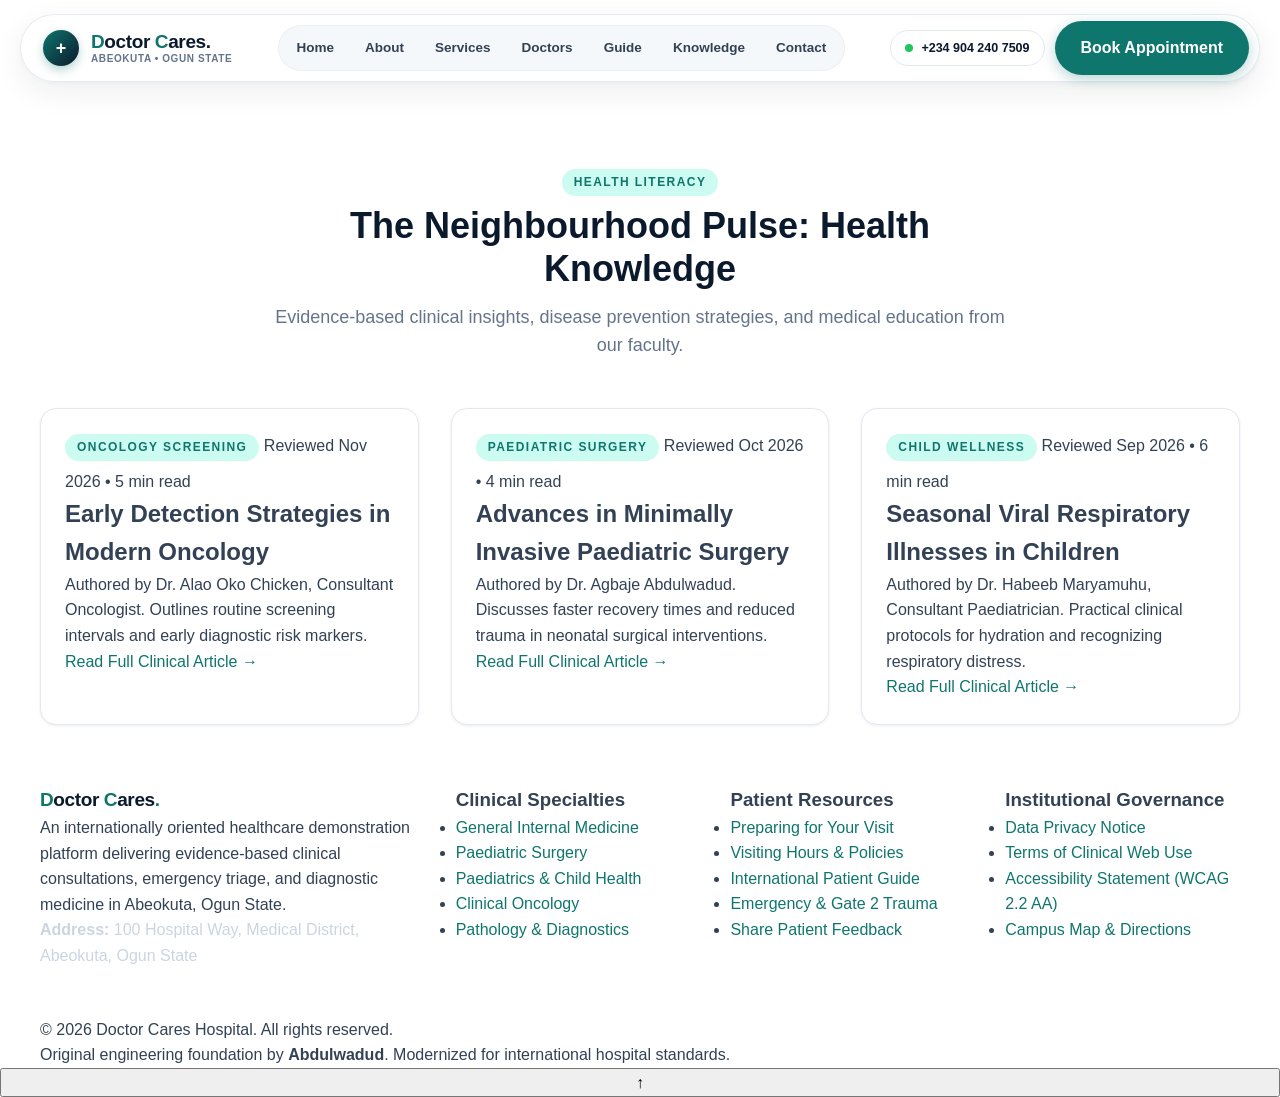
<file: knowledge.html>
<!DOCTYPE html>
<html lang="en">
<head>
  <meta charset="utf-8">
  <meta name="viewport" content="width=device-width, initial-scale=1.0">
  <title>Health Knowledge Centre | Doctor Cares Hospital</title>
  <link rel="stylesheet" href="style.css">
  <script src="main.js" defer></script>
</head>
<body>
  <a href="#main-content" class="skip-link">Skip to main content</a>
  
  <div class="header-outer-wrapper">
    <header class="site-header" id="site-header">
      <a href="index.html" class="brand-group" aria-label="Doctor Cares Hospital Home">
        <div class="brand-emblem" aria-hidden="true">+</div>
        <div class="logo-text-block">
          <div class="logo-text"><span>D</span>octor <span>C</span>ares<span style="color:var(--color-midnight)">.</span></div>
          <div class="logo-location-tag">Abeokuta &bull; Ogun State</div>
        </div>
      </a>
      <nav class="navbar" id="primary-navbar" aria-label="Main Navigation">
        <ul class="nav-pill-rail">
          <li><a href="index.html" class="nav-pill-link">Home</a></li>
          <li><a href="about.html" class="nav-pill-link">About</a></li>
          <li><a href="services.html" class="nav-pill-link">Services</a></li>
          <li><a href="doctors.html" class="nav-pill-link">Doctors</a></li>
          <li><a href="patient-info.html" class="nav-pill-link">Guide</a></li>
          <li><a href="knowledge.html" class="nav-pill-link">Knowledge</a></li>
          <li><a href="contact.html" class="nav-pill-link">Contact</a></li>
        </ul>
      </nav>
      <div class="header-action-group">
        <a href="tel:+2349042407509" class="header-phone-chip" title="Direct Clinical Line">
          <span class="status-pulse-dot" aria-hidden="true"></span>
          <span>+234 904 240 7509</span>
        </a>
        <a href="appointment.html" class="btn btn-teal nav-cta-btn">Book Appointment</a>
        <button type="button" class="menu-toggle" id="menu-toggle-btn" aria-label="Toggle Navigation">
          <span class="bar"></span><span class="bar"></span><span class="bar"></span>
        </button>
      </div>
    </header>
  </div>
  <div class="nav-backdrop" id="nav-backdrop"></div>
  <main id="main-content" style="padding: 10rem 0 6rem 0;">
    <div class="container">
      <div class="section-header text-center">
        <span class="section-tag">Health Literacy</span>
        <h1 class="section-heading">The Neighbourhood Pulse: Health Knowledge</h1>
        <p class="section-sub">Evidence-based clinical insights, disease prevention strategies, and medical education from our faculty.</p>
      </div>

      <div class="knowledge-grid">
        <article class="article-card">
          <div class="article-body">
            <span class="section-tag">Oncology Screening</span>
            <time class="article-date">Reviewed Nov 2026 &bull; 5 min read</time>
            <h2 class="article-title">Early Detection Strategies in Modern Oncology</h2>
            <p class="article-excerpt">Authored by Dr. Alao Oko Chicken, Consultant Oncologist. Outlines routine screening intervals and early diagnostic risk markers.</p>
            <a href="article-template.html" class="article-link">Read Full Clinical Article &rarr;</a>
          </div>
        </article>

        <article class="article-card">
          <div class="article-body">
            <span class="section-tag">Paediatric Surgery</span>
            <time class="article-date">Reviewed Oct 2026 &bull; 4 min read</time>
            <h2 class="article-title">Advances in Minimally Invasive Paediatric Surgery</h2>
            <p class="article-excerpt">Authored by Dr. Agbaje Abdulwadud. Discusses faster recovery times and reduced trauma in neonatal surgical interventions.</p>
            <a href="article-template.html" class="article-link">Read Full Clinical Article &rarr;</a>
          </div>
        </article>

        <article class="article-card">
          <div class="article-body">
            <span class="section-tag">Child Wellness</span>
            <time class="article-date">Reviewed Sep 2026 &bull; 6 min read</time>
            <h2 class="article-title">Seasonal Viral Respiratory Illnesses in Children</h2>
            <p class="article-excerpt">Authored by Dr. Habeeb Maryamuhu, Consultant Paediatrician. Practical clinical protocols for hydration and recognizing respiratory distress.</p>
            <a href="article-template.html" class="article-link">Read Full Clinical Article &rarr;</a>
          </div>
        </article>
      </div>
    </div>
  </main>
  
  <footer class="site-footer" role="contentinfo">
    <div class="container footer-container">
      <div class="footer-col brand-col">
        <a href="index.html" class="logo footer-logo"><span class="logo-text"><span class="logo-mark">D</span>octor <span>C</span>ares<span class="brand-dot">.</span></span></a>
        <p class="footer-lead">An internationally oriented healthcare demonstration platform delivering evidence-based clinical consultations, emergency triage, and diagnostic medicine in Abeokuta, Ogun State.</p>
        <p class="footer-lead" style="color: #cbd5e1;"><strong>Address:</strong> 100 Hospital Way, Medical District, Abeokuta, Ogun State</p>
      </div>
      <div class="footer-col">
        <h3 class="footer-title">Clinical Specialties</h3>
        <ul class="footer-links">
          <li><a href="services.html">General Internal Medicine</a></li>
          <li><a href="services.html">Paediatric Surgery</a></li>
          <li><a href="services.html">Paediatrics &amp; Child Health</a></li>
          <li><a href="services.html">Clinical Oncology</a></li>
          <li><a href="services.html">Pathology &amp; Diagnostics</a></li>
        </ul>
      </div>
      <div class="footer-col">
        <h3 class="footer-title">Patient Resources</h3>
        <ul class="footer-links">
          <li><a href="patient-info.html">Preparing for Your Visit</a></li>
          <li><a href="patient-info.html#visiting">Visiting Hours &amp; Policies</a></li>
          <li><a href="international.html">International Patient Guide</a></li>
          <li><a href="emergency.html">Emergency &amp; Gate 2 Trauma</a></li>
          <li><a href="feedback.html">Share Patient Feedback</a></li>
        </ul>
      </div>
      <div class="footer-col">
        <h3 class="footer-title">Institutional Governance</h3>
        <ul class="footer-links">
          <li><a href="legal.html#privacy">Data Privacy Notice</a></li>
          <li><a href="legal.html#terms">Terms of Clinical Web Use</a></li>
          <li><a href="legal.html#accessibility">Accessibility Statement (WCAG 2.2 AA)</a></li>
          <li><a href="contact.html">Campus Map &amp; Directions</a></li>
        </ul>
      </div>
    </div>
    <div class="footer-sub">
      <div class="container footer-sub-container">
        <p>&copy; 2026 Doctor Cares Hospital. All rights reserved.</p>
        <p class="credit-text">Original engineering foundation by <strong>Abdulwadud</strong>. Modernized for international hospital standards.</p>
      </div>
    </div>
  </footer>
  <button type="button" class="scroll-top-btn" id="scroll-top-btn" aria-label="Back to top">&uarr;</button>
</body>
</html>
</file>
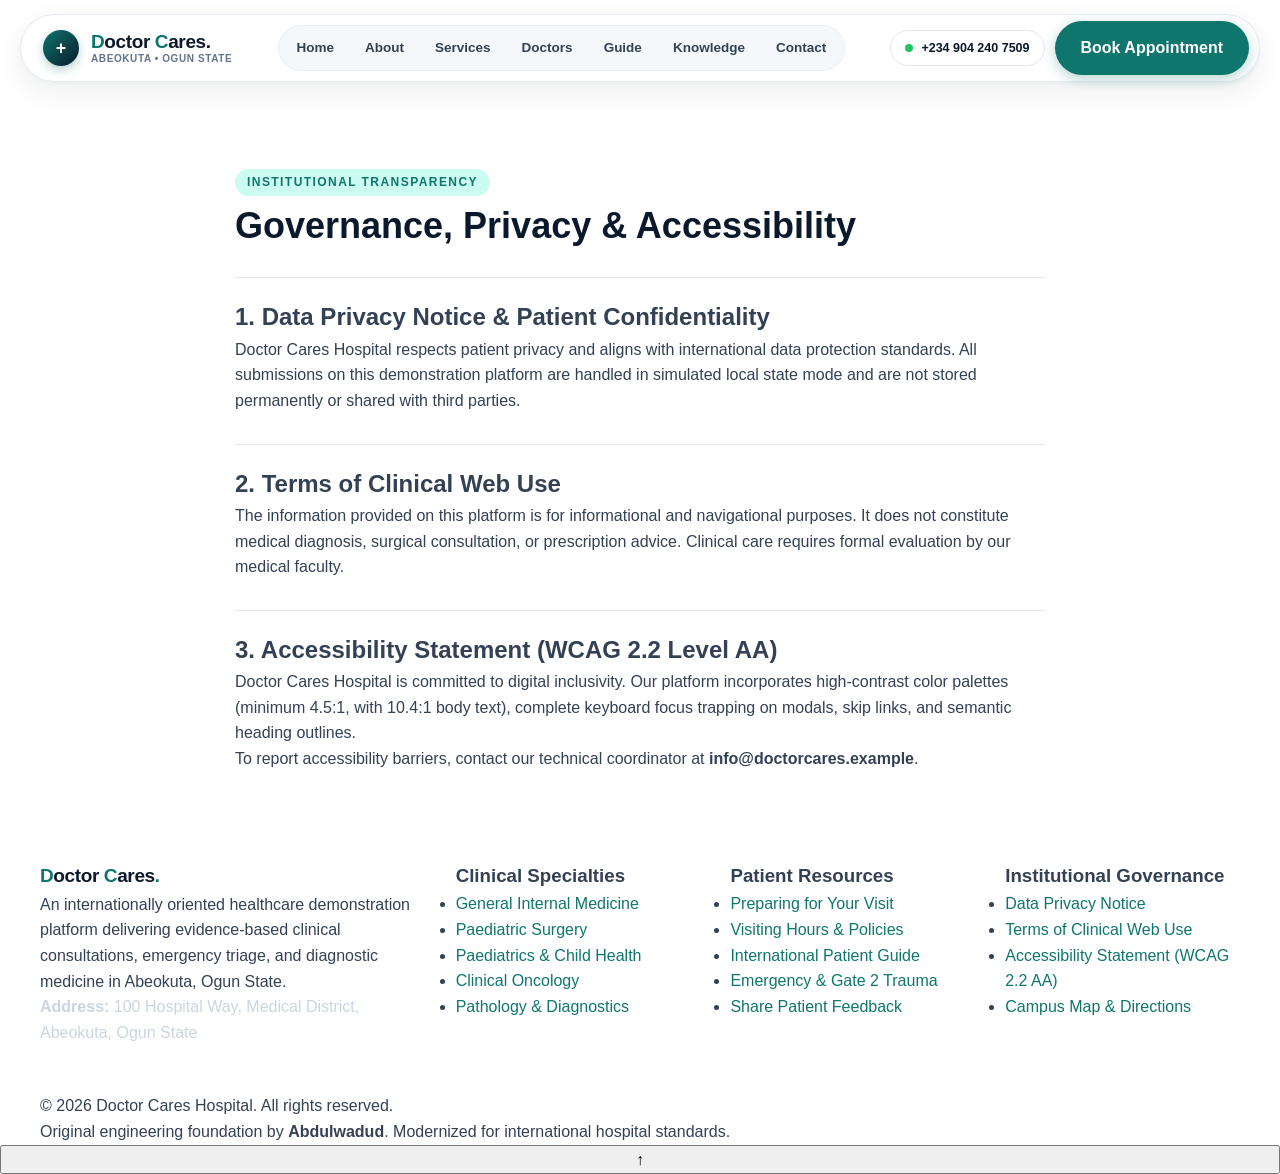
<file: legal.html>
<!DOCTYPE html>
<html lang="en">
<head>
  <meta charset="utf-8">
  <meta name="viewport" content="width=device-width, initial-scale=1.0">
  <title>Governance &amp; Privacy | Doctor Cares Hospital</title>
  <link rel="stylesheet" href="style.css">
  <script src="main.js" defer></script>
</head>
<body>
  <a href="#main-content" class="skip-link">Skip to main content</a>
  
  <div class="header-outer-wrapper">
    <header class="site-header" id="site-header">
      <a href="index.html" class="brand-group" aria-label="Doctor Cares Hospital Home">
        <div class="brand-emblem" aria-hidden="true">+</div>
        <div class="logo-text-block">
          <div class="logo-text"><span>D</span>octor <span>C</span>ares<span style="color:var(--color-midnight)">.</span></div>
          <div class="logo-location-tag">Abeokuta &bull; Ogun State</div>
        </div>
      </a>
      <nav class="navbar" id="primary-navbar" aria-label="Main Navigation">
        <ul class="nav-pill-rail">
          <li><a href="index.html" class="nav-pill-link">Home</a></li>
          <li><a href="about.html" class="nav-pill-link">About</a></li>
          <li><a href="services.html" class="nav-pill-link">Services</a></li>
          <li><a href="doctors.html" class="nav-pill-link">Doctors</a></li>
          <li><a href="patient-info.html" class="nav-pill-link">Guide</a></li>
          <li><a href="knowledge.html" class="nav-pill-link">Knowledge</a></li>
          <li><a href="contact.html" class="nav-pill-link">Contact</a></li>
        </ul>
      </nav>
      <div class="header-action-group">
        <a href="tel:+2349042407509" class="header-phone-chip" title="Direct Clinical Line">
          <span class="status-pulse-dot" aria-hidden="true"></span>
          <span>+234 904 240 7509</span>
        </a>
        <a href="appointment.html" class="btn btn-teal nav-cta-btn">Book Appointment</a>
        <button type="button" class="menu-toggle" id="menu-toggle-btn" aria-label="Toggle Navigation">
          <span class="bar"></span><span class="bar"></span><span class="bar"></span>
        </button>
      </div>
    </header>
  </div>
  <div class="nav-backdrop" id="nav-backdrop"></div>
  <main id="main-content" style="padding: 10rem 0 6rem 0;">
    <div class="container" style="max-width: 850px;">
      <span class="section-tag">Institutional Transparency</span>
      <h1 class="section-heading">Governance, Privacy &amp; Accessibility</h1>
      
      <section id="privacy" style="margin: 3rem 0; padding-top: 2rem; border-top: 1px solid var(--color-border);">
        <h2>1. Data Privacy Notice &amp; Patient Confidentiality</h2>
        <p>Doctor Cares Hospital respects patient privacy and aligns with international data protection standards. All submissions on this demonstration platform are handled in simulated local state mode and are not stored permanently or shared with third parties.</p>
      </section>

      <section id="terms" style="margin: 3rem 0; padding-top: 2rem; border-top: 1px solid var(--color-border);">
        <h2>2. Terms of Clinical Web Use</h2>
        <p>The information provided on this platform is for informational and navigational purposes. It does not constitute medical diagnosis, surgical consultation, or prescription advice. Clinical care requires formal evaluation by our medical faculty.</p>
      </section>

      <section id="accessibility" style="margin: 3rem 0; padding-top: 2rem; border-top: 1px solid var(--color-border);">
        <h2>3. Accessibility Statement (WCAG 2.2 Level AA)</h2>
        <p>Doctor Cares Hospital is committed to digital inclusivity. Our platform incorporates high-contrast color palettes (minimum 4.5:1, with 10.4:1 body text), complete keyboard focus trapping on modals, skip links, and semantic heading outlines.</p>
        <p>To report accessibility barriers, contact our technical coordinator at <strong>info@doctorcares.example</strong>.</p>
      </section>
    </div>
  </main>
  
  <footer class="site-footer" role="contentinfo">
    <div class="container footer-container">
      <div class="footer-col brand-col">
        <a href="index.html" class="logo footer-logo"><span class="logo-text"><span class="logo-mark">D</span>octor <span>C</span>ares<span class="brand-dot">.</span></span></a>
        <p class="footer-lead">An internationally oriented healthcare demonstration platform delivering evidence-based clinical consultations, emergency triage, and diagnostic medicine in Abeokuta, Ogun State.</p>
        <p class="footer-lead" style="color: #cbd5e1;"><strong>Address:</strong> 100 Hospital Way, Medical District, Abeokuta, Ogun State</p>
      </div>
      <div class="footer-col">
        <h3 class="footer-title">Clinical Specialties</h3>
        <ul class="footer-links">
          <li><a href="services.html">General Internal Medicine</a></li>
          <li><a href="services.html">Paediatric Surgery</a></li>
          <li><a href="services.html">Paediatrics &amp; Child Health</a></li>
          <li><a href="services.html">Clinical Oncology</a></li>
          <li><a href="services.html">Pathology &amp; Diagnostics</a></li>
        </ul>
      </div>
      <div class="footer-col">
        <h3 class="footer-title">Patient Resources</h3>
        <ul class="footer-links">
          <li><a href="patient-info.html">Preparing for Your Visit</a></li>
          <li><a href="patient-info.html#visiting">Visiting Hours &amp; Policies</a></li>
          <li><a href="international.html">International Patient Guide</a></li>
          <li><a href="emergency.html">Emergency &amp; Gate 2 Trauma</a></li>
          <li><a href="feedback.html">Share Patient Feedback</a></li>
        </ul>
      </div>
      <div class="footer-col">
        <h3 class="footer-title">Institutional Governance</h3>
        <ul class="footer-links">
          <li><a href="legal.html#privacy">Data Privacy Notice</a></li>
          <li><a href="legal.html#terms">Terms of Clinical Web Use</a></li>
          <li><a href="legal.html#accessibility">Accessibility Statement (WCAG 2.2 AA)</a></li>
          <li><a href="contact.html">Campus Map &amp; Directions</a></li>
        </ul>
      </div>
    </div>
    <div class="footer-sub">
      <div class="container footer-sub-container">
        <p>&copy; 2026 Doctor Cares Hospital. All rights reserved.</p>
        <p class="credit-text">Original engineering foundation by <strong>Abdulwadud</strong>. Modernized for international hospital standards.</p>
      </div>
    </div>
  </footer>
  <button type="button" class="scroll-top-btn" id="scroll-top-btn" aria-label="Back to top">&uarr;</button>
</body>
</html>
</file>
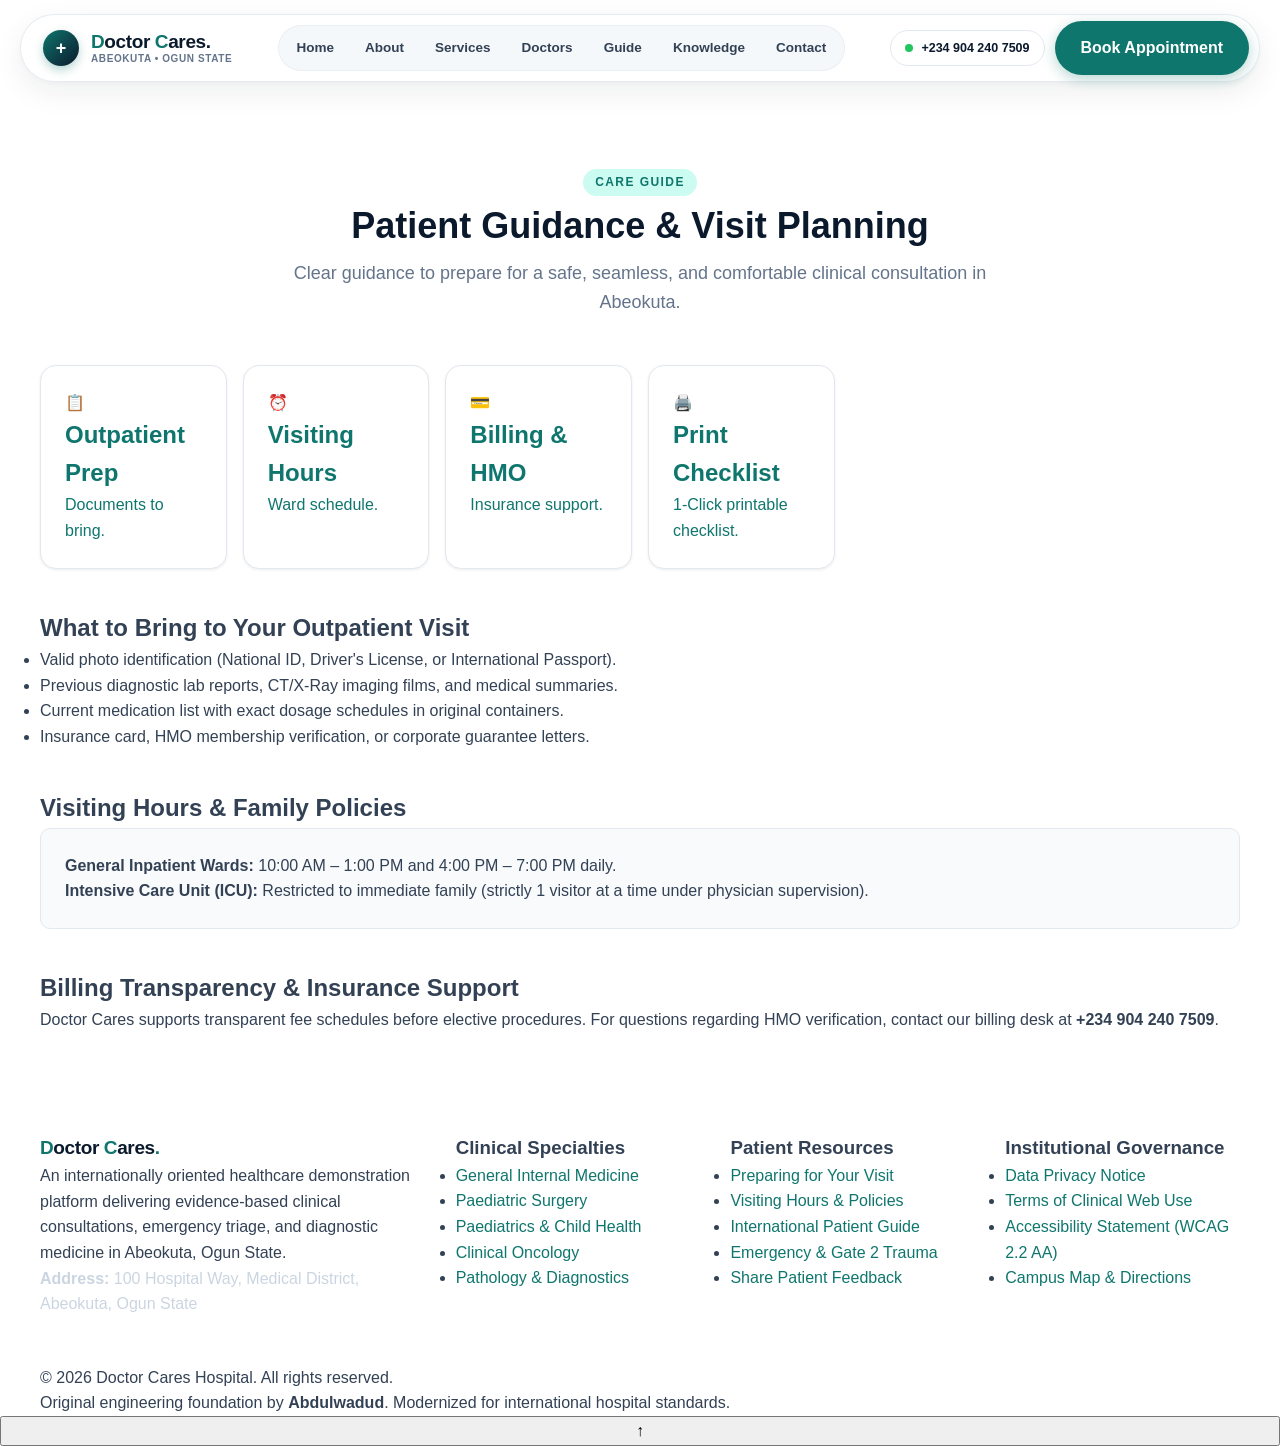
<file: patient-info.html>
<!DOCTYPE html>
<html lang="en">
<head>
  <meta charset="utf-8">
  <meta name="viewport" content="width=device-width, initial-scale=1.0">
  <title>Patient Information &amp; Guide | Doctor Cares Hospital</title>
  <link rel="stylesheet" href="style.css">
  <script src="main.js" defer></script>
</head>
<body>
  <a href="#main-content" class="skip-link">Skip to main content</a>
  
  <div class="header-outer-wrapper">
    <header class="site-header" id="site-header">
      <a href="index.html" class="brand-group" aria-label="Doctor Cares Hospital Home">
        <div class="brand-emblem" aria-hidden="true">+</div>
        <div class="logo-text-block">
          <div class="logo-text"><span>D</span>octor <span>C</span>ares<span style="color:var(--color-midnight)">.</span></div>
          <div class="logo-location-tag">Abeokuta &bull; Ogun State</div>
        </div>
      </a>
      <nav class="navbar" id="primary-navbar" aria-label="Main Navigation">
        <ul class="nav-pill-rail">
          <li><a href="index.html" class="nav-pill-link">Home</a></li>
          <li><a href="about.html" class="nav-pill-link">About</a></li>
          <li><a href="services.html" class="nav-pill-link">Services</a></li>
          <li><a href="doctors.html" class="nav-pill-link">Doctors</a></li>
          <li><a href="patient-info.html" class="nav-pill-link">Guide</a></li>
          <li><a href="knowledge.html" class="nav-pill-link">Knowledge</a></li>
          <li><a href="contact.html" class="nav-pill-link">Contact</a></li>
        </ul>
      </nav>
      <div class="header-action-group">
        <a href="tel:+2349042407509" class="header-phone-chip" title="Direct Clinical Line">
          <span class="status-pulse-dot" aria-hidden="true"></span>
          <span>+234 904 240 7509</span>
        </a>
        <a href="appointment.html" class="btn btn-teal nav-cta-btn">Book Appointment</a>
        <button type="button" class="menu-toggle" id="menu-toggle-btn" aria-label="Toggle Navigation">
          <span class="bar"></span><span class="bar"></span><span class="bar"></span>
        </button>
      </div>
    </header>
  </div>
  <div class="nav-backdrop" id="nav-backdrop"></div>
  <main id="main-content" style="padding: 10rem 0 6rem 0;">
    <div class="container">
      <div class="section-header text-center">
        <span class="section-tag">Care Guide</span>
        <h1 class="section-heading">Patient Guidance &amp; Visit Planning</h1>
        <p class="section-sub">Clear guidance to prepare for a safe, seamless, and comfortable clinical consultation in Abeokuta.</p>
      </div>

      <!-- Action Cards -->
      <div class="quick-access-grid" style="margin-bottom: 4rem;">
        <a href="#outpatient" class="qa-card"><div class="qa-icon">📋</div><h2 class="qa-title">Outpatient Prep</h2><p class="qa-desc">Documents to bring.</p></a>
        <a href="#visiting" class="qa-card"><div class="qa-icon">⏰</div><h2 class="qa-title">Visiting Hours</h2><p class="qa-desc">Ward schedule.</p></a>
        <a href="#billing" class="qa-card"><div class="qa-icon">💳</div><h2 class="qa-title">Billing &amp; HMO</h2><p class="qa-desc">Insurance support.</p></a>
        <a href="#printChecklist" onclick="window.print()" class="qa-card"><div class="qa-icon">🖨️</div><h2 class="qa-title">Print Checklist</h2><p class="qa-desc">1-Click printable checklist.</p></a>
      </div>

      <section id="outpatient" style="margin-bottom: 4rem;">
        <h2>What to Bring to Your Outpatient Visit</h2>
        <ul class="facilities-list">
          <li>Valid photo identification (National ID, Driver's License, or International Passport).</li>
          <li>Previous diagnostic lab reports, CT/X-Ray imaging films, and medical summaries.</li>
          <li>Current medication list with exact dosage schedules in original containers.</li>
          <li>Insurance card, HMO membership verification, or corporate guarantee letters.</li>
        </ul>
      </section>

      <section id="visiting" style="margin-bottom: 4rem;">
        <h2>Visiting Hours &amp; Family Policies</h2>
        <div class="contact-card">
          <p><strong>General Inpatient Wards:</strong> 10:00 AM – 1:00 PM and 4:00 PM – 7:00 PM daily.</p>
          <p><strong>Intensive Care Unit (ICU):</strong> Restricted to immediate family (strictly 1 visitor at a time under physician supervision).</p>
        </div>
      </section>

      <section id="billing" style="margin-bottom: 4rem;">
        <h2>Billing Transparency &amp; Insurance Support</h2>
        <p>Doctor Cares supports transparent fee schedules before elective procedures. For questions regarding HMO verification, contact our billing desk at <strong>+234 904 240 7509</strong>.</p>
      </section>
    </div>
  </main>
  
  <footer class="site-footer" role="contentinfo">
    <div class="container footer-container">
      <div class="footer-col brand-col">
        <a href="index.html" class="logo footer-logo"><span class="logo-text"><span class="logo-mark">D</span>octor <span>C</span>ares<span class="brand-dot">.</span></span></a>
        <p class="footer-lead">An internationally oriented healthcare demonstration platform delivering evidence-based clinical consultations, emergency triage, and diagnostic medicine in Abeokuta, Ogun State.</p>
        <p class="footer-lead" style="color: #cbd5e1;"><strong>Address:</strong> 100 Hospital Way, Medical District, Abeokuta, Ogun State</p>
      </div>
      <div class="footer-col">
        <h3 class="footer-title">Clinical Specialties</h3>
        <ul class="footer-links">
          <li><a href="services.html">General Internal Medicine</a></li>
          <li><a href="services.html">Paediatric Surgery</a></li>
          <li><a href="services.html">Paediatrics &amp; Child Health</a></li>
          <li><a href="services.html">Clinical Oncology</a></li>
          <li><a href="services.html">Pathology &amp; Diagnostics</a></li>
        </ul>
      </div>
      <div class="footer-col">
        <h3 class="footer-title">Patient Resources</h3>
        <ul class="footer-links">
          <li><a href="patient-info.html">Preparing for Your Visit</a></li>
          <li><a href="patient-info.html#visiting">Visiting Hours &amp; Policies</a></li>
          <li><a href="international.html">International Patient Guide</a></li>
          <li><a href="emergency.html">Emergency &amp; Gate 2 Trauma</a></li>
          <li><a href="feedback.html">Share Patient Feedback</a></li>
        </ul>
      </div>
      <div class="footer-col">
        <h3 class="footer-title">Institutional Governance</h3>
        <ul class="footer-links">
          <li><a href="legal.html#privacy">Data Privacy Notice</a></li>
          <li><a href="legal.html#terms">Terms of Clinical Web Use</a></li>
          <li><a href="legal.html#accessibility">Accessibility Statement (WCAG 2.2 AA)</a></li>
          <li><a href="contact.html">Campus Map &amp; Directions</a></li>
        </ul>
      </div>
    </div>
    <div class="footer-sub">
      <div class="container footer-sub-container">
        <p>&copy; 2026 Doctor Cares Hospital. All rights reserved.</p>
        <p class="credit-text">Original engineering foundation by <strong>Abdulwadud</strong>. Modernized for international hospital standards.</p>
      </div>
    </div>
  </footer>
  <button type="button" class="scroll-top-btn" id="scroll-top-btn" aria-label="Back to top">&uarr;</button>
</body>
</html>
</file>
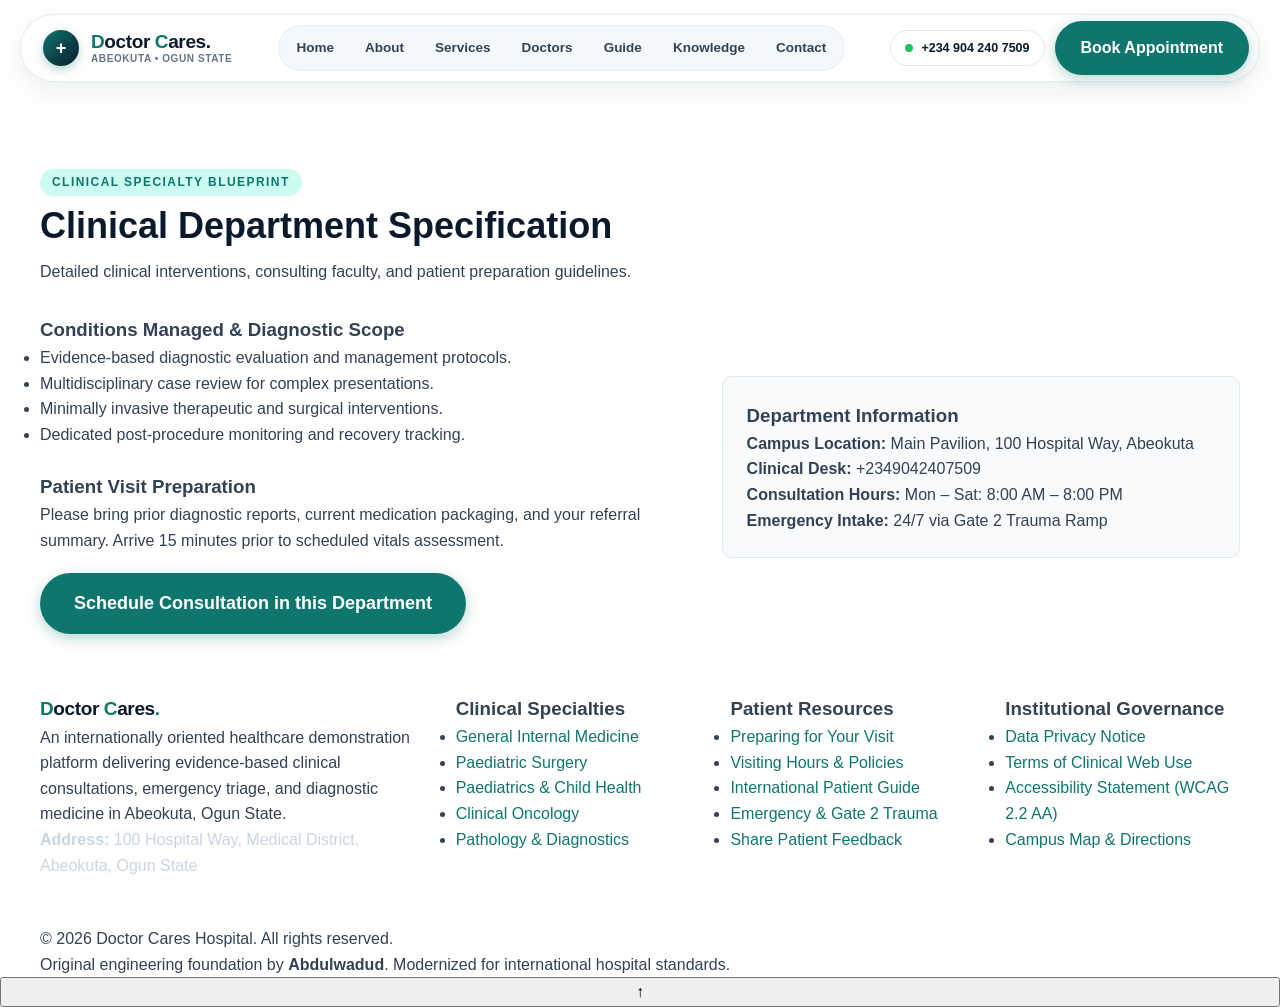
<file: service-template.html>
<!DOCTYPE html>
<html lang="en">
<head>
  <meta charset="utf-8">
  <meta name="viewport" content="width=device-width, initial-scale=1.0">
  <title>Department Scope | Doctor Cares Hospital</title>
  <link rel="stylesheet" href="style.css">
  <script src="main.js" defer></script>
</head>
<body>
  <a href="#main-content" class="skip-link">Skip to main content</a>
  
  <div class="header-outer-wrapper">
    <header class="site-header" id="site-header">
      <a href="index.html" class="brand-group" aria-label="Doctor Cares Hospital Home">
        <div class="brand-emblem" aria-hidden="true">+</div>
        <div class="logo-text-block">
          <div class="logo-text"><span>D</span>octor <span>C</span>ares<span style="color:var(--color-midnight)">.</span></div>
          <div class="logo-location-tag">Abeokuta &bull; Ogun State</div>
        </div>
      </a>
      <nav class="navbar" id="primary-navbar" aria-label="Main Navigation">
        <ul class="nav-pill-rail">
          <li><a href="index.html" class="nav-pill-link">Home</a></li>
          <li><a href="about.html" class="nav-pill-link">About</a></li>
          <li><a href="services.html" class="nav-pill-link">Services</a></li>
          <li><a href="doctors.html" class="nav-pill-link">Doctors</a></li>
          <li><a href="patient-info.html" class="nav-pill-link">Guide</a></li>
          <li><a href="knowledge.html" class="nav-pill-link">Knowledge</a></li>
          <li><a href="contact.html" class="nav-pill-link">Contact</a></li>
        </ul>
      </nav>
      <div class="header-action-group">
        <a href="tel:+2349042407509" class="header-phone-chip" title="Direct Clinical Line">
          <span class="status-pulse-dot" aria-hidden="true"></span>
          <span>+234 904 240 7509</span>
        </a>
        <a href="appointment.html" class="btn btn-teal nav-cta-btn">Book Appointment</a>
        <button type="button" class="menu-toggle" id="menu-toggle-btn" aria-label="Toggle Navigation">
          <span class="bar"></span><span class="bar"></span><span class="bar"></span>
        </button>
      </div>
    </header>
  </div>
  <div class="nav-backdrop" id="nav-backdrop"></div>
  <main id="main-content" style="padding: 10rem 0 6rem 0;">
    <div class="container">
      <span class="section-tag">Clinical Specialty Blueprint</span>
      <h1 class="section-heading" id="deptTitle">Clinical Department Specification</h1>
      <p class="section-lead" id="deptLead">Detailed clinical interventions, consulting faculty, and patient preparation guidelines.</p>
      
      <div class="facilities-layout" style="margin-top: 3rem;">
        <div>
          <h3>Conditions Managed &amp; Diagnostic Scope</h3>
          <ul class="facilities-list">
            <li>Evidence-based diagnostic evaluation and management protocols.</li>
            <li>Multidisciplinary case review for complex presentations.</li>
            <li>Minimally invasive therapeutic and surgical interventions.</li>
            <li>Dedicated post-procedure monitoring and recovery tracking.</li>
          </ul>

          <h3 style="margin-top: 2.5rem;">Patient Visit Preparation</h3>
          <p>Please bring prior diagnostic reports, current medication packaging, and your referral summary. Arrive 15 minutes prior to scheduled vitals assessment.</p>
          
          <div style="margin-top: 2rem;">
            <a href="appointment.html" class="btn btn-teal btn-lg">Schedule Consultation in this Department</a>
          </div>
        </div>
        <div class="contact-card">
          <h3>Department Information</h3>
          <p><strong>Campus Location:</strong> Main Pavilion, 100 Hospital Way, Abeokuta</p>
          <p><strong>Clinical Desk:</strong> +2349042407509</p>
          <p><strong>Consultation Hours:</strong> Mon – Sat: 8:00 AM – 8:00 PM</p>
          <p><strong>Emergency Intake:</strong> 24/7 via Gate 2 Trauma Ramp</p>
        </div>
      </div>
    </div>
  </main>
  
  <footer class="site-footer" role="contentinfo">
    <div class="container footer-container">
      <div class="footer-col brand-col">
        <a href="index.html" class="logo footer-logo"><span class="logo-text"><span class="logo-mark">D</span>octor <span>C</span>ares<span class="brand-dot">.</span></span></a>
        <p class="footer-lead">An internationally oriented healthcare demonstration platform delivering evidence-based clinical consultations, emergency triage, and diagnostic medicine in Abeokuta, Ogun State.</p>
        <p class="footer-lead" style="color: #cbd5e1;"><strong>Address:</strong> 100 Hospital Way, Medical District, Abeokuta, Ogun State</p>
      </div>
      <div class="footer-col">
        <h3 class="footer-title">Clinical Specialties</h3>
        <ul class="footer-links">
          <li><a href="services.html">General Internal Medicine</a></li>
          <li><a href="services.html">Paediatric Surgery</a></li>
          <li><a href="services.html">Paediatrics &amp; Child Health</a></li>
          <li><a href="services.html">Clinical Oncology</a></li>
          <li><a href="services.html">Pathology &amp; Diagnostics</a></li>
        </ul>
      </div>
      <div class="footer-col">
        <h3 class="footer-title">Patient Resources</h3>
        <ul class="footer-links">
          <li><a href="patient-info.html">Preparing for Your Visit</a></li>
          <li><a href="patient-info.html#visiting">Visiting Hours &amp; Policies</a></li>
          <li><a href="international.html">International Patient Guide</a></li>
          <li><a href="emergency.html">Emergency &amp; Gate 2 Trauma</a></li>
          <li><a href="feedback.html">Share Patient Feedback</a></li>
        </ul>
      </div>
      <div class="footer-col">
        <h3 class="footer-title">Institutional Governance</h3>
        <ul class="footer-links">
          <li><a href="legal.html#privacy">Data Privacy Notice</a></li>
          <li><a href="legal.html#terms">Terms of Clinical Web Use</a></li>
          <li><a href="legal.html#accessibility">Accessibility Statement (WCAG 2.2 AA)</a></li>
          <li><a href="contact.html">Campus Map &amp; Directions</a></li>
        </ul>
      </div>
    </div>
    <div class="footer-sub">
      <div class="container footer-sub-container">
        <p>&copy; 2026 Doctor Cares Hospital. All rights reserved.</p>
        <p class="credit-text">Original engineering foundation by <strong>Abdulwadud</strong>. Modernized for international hospital standards.</p>
      </div>
    </div>
  </footer>
  <button type="button" class="scroll-top-btn" id="scroll-top-btn" aria-label="Back to top">&uarr;</button>
</body>
</html>
</file>
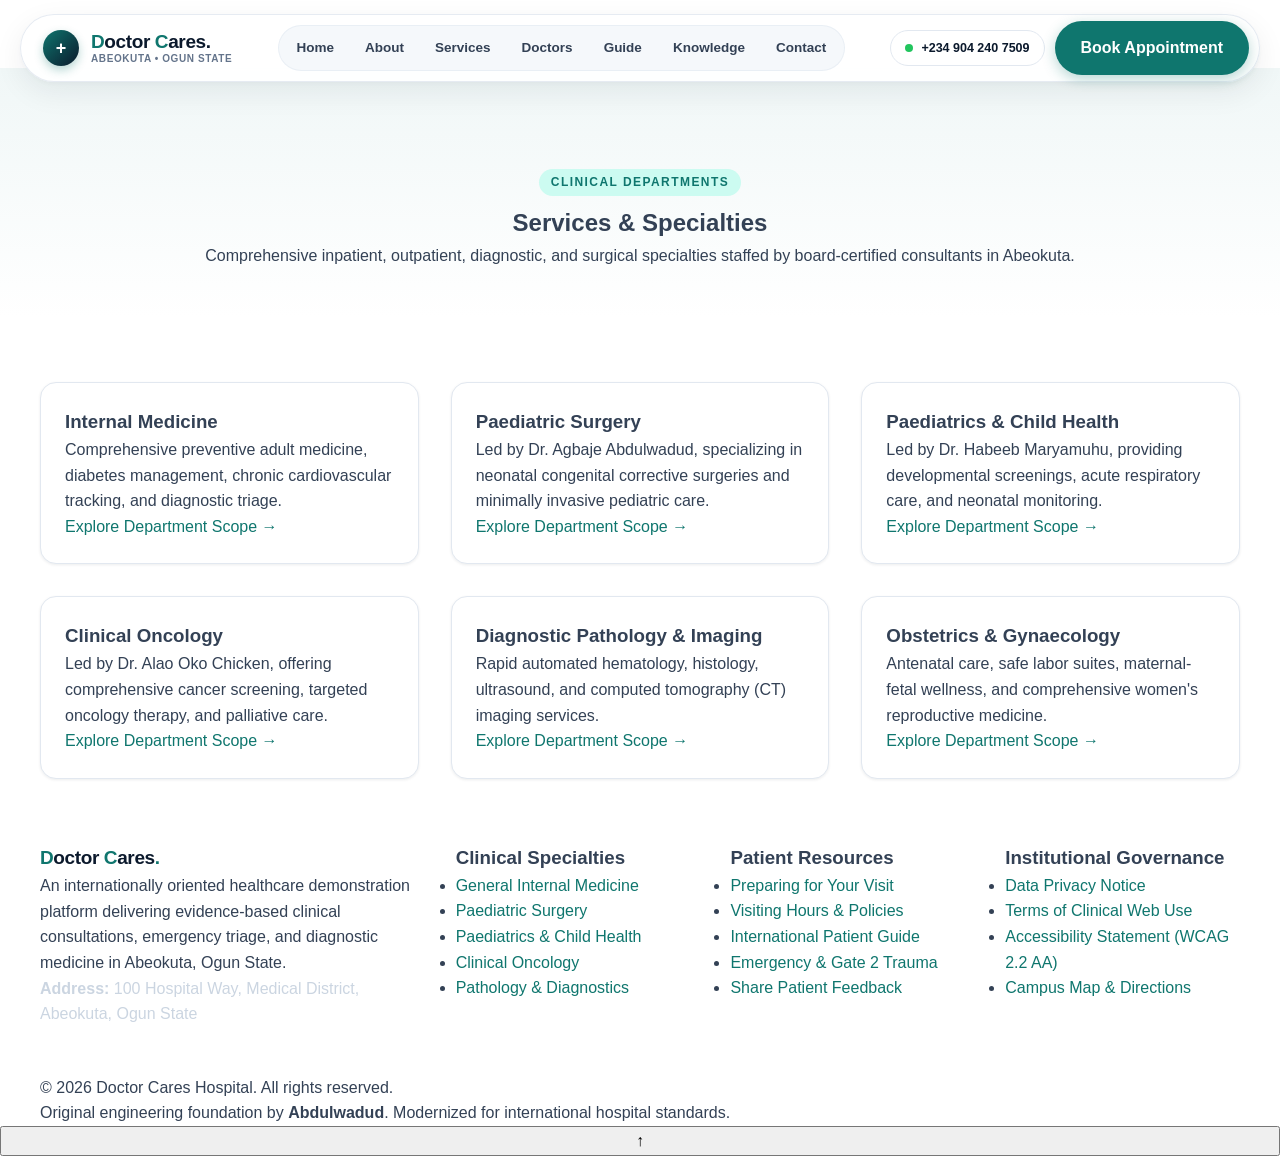
<file: services.html>
<!DOCTYPE html>
<html lang="en">
<head>
  <meta charset="utf-8">
  <meta name="viewport" content="width=device-width, initial-scale=1.0">
  <title>Services &amp; Clinical Specialties | Doctor Cares Hospital</title>
  <link rel="stylesheet" href="style.css">
  <script src="main.js" defer></script>
</head>
<body>
  <a href="#main-content" class="skip-link">Skip to main content</a>
  
  <div class="header-outer-wrapper">
    <header class="site-header" id="site-header">
      <a href="index.html" class="brand-group" aria-label="Doctor Cares Hospital Home">
        <div class="brand-emblem" aria-hidden="true">+</div>
        <div class="logo-text-block">
          <div class="logo-text"><span>D</span>octor <span>C</span>ares<span style="color:var(--color-midnight)">.</span></div>
          <div class="logo-location-tag">Abeokuta &bull; Ogun State</div>
        </div>
      </a>
      <nav class="navbar" id="primary-navbar" aria-label="Main Navigation">
        <ul class="nav-pill-rail">
          <li><a href="index.html" class="nav-pill-link">Home</a></li>
          <li><a href="about.html" class="nav-pill-link">About</a></li>
          <li><a href="services.html" class="nav-pill-link">Services</a></li>
          <li><a href="doctors.html" class="nav-pill-link">Doctors</a></li>
          <li><a href="patient-info.html" class="nav-pill-link">Guide</a></li>
          <li><a href="knowledge.html" class="nav-pill-link">Knowledge</a></li>
          <li><a href="contact.html" class="nav-pill-link">Contact</a></li>
        </ul>
      </nav>
      <div class="header-action-group">
        <a href="tel:+2349042407509" class="header-phone-chip" title="Direct Clinical Line">
          <span class="status-pulse-dot" aria-hidden="true"></span>
          <span>+234 904 240 7509</span>
        </a>
        <a href="appointment.html" class="btn btn-teal nav-cta-btn">Book Appointment</a>
        <button type="button" class="menu-toggle" id="menu-toggle-btn" aria-label="Toggle Navigation">
          <span class="bar"></span><span class="bar"></span><span class="bar"></span>
        </button>
      </div>
    </header>
  </div>
  <div class="nav-backdrop" id="nav-backdrop"></div>
  <main id="main-content">
    <section class="hero-section text-center" style="padding: 10rem 0 5rem 0;">
      <div class="container">
        <span class="section-tag">Clinical Departments</span>
        <h1 class="hero-title">Services &amp; Specialties</h1>
        <p class="hero-lead" style="margin: 0 auto;">Comprehensive inpatient, outpatient, diagnostic, and surgical specialties staffed by board-certified consultants in Abeokuta.</p>
      </div>
    </section>

    <section class="section-padding">
      <div class="container">
        <div class="services-grid">
          <article class="service-card">
            <h3 class="service-name">Internal Medicine</h3>
            <p class="service-desc">Comprehensive preventive adult medicine, diabetes management, chronic cardiovascular tracking, and diagnostic triage.</p>
            <a href="service-template.html?dept=internal-medicine" class="service-action">Explore Department Scope &rarr;</a>
          </article>
          <article class="service-card">
            <h3 class="service-name">Paediatric Surgery</h3>
            <p class="service-desc">Led by Dr. Agbaje Abdulwadud, specializing in neonatal congenital corrective surgeries and minimally invasive pediatric care.</p>
            <a href="service-template.html?dept=paediatric-surgery" class="service-action">Explore Department Scope &rarr;</a>
          </article>
          <article class="service-card">
            <h3 class="service-name">Paediatrics &amp; Child Health</h3>
            <p class="service-desc">Led by Dr. Habeeb Maryamuhu, providing developmental screenings, acute respiratory care, and neonatal monitoring.</p>
            <a href="service-template.html?dept=paediatrics" class="service-action">Explore Department Scope &rarr;</a>
          </article>
          <article class="service-card">
            <h3 class="service-name">Clinical Oncology</h3>
            <p class="service-desc">Led by Dr. Alao Oko Chicken, offering comprehensive cancer screening, targeted oncology therapy, and palliative care.</p>
            <a href="service-template.html?dept=oncology" class="service-action">Explore Department Scope &rarr;</a>
          </article>
          <article class="service-card">
            <h3 class="service-name">Diagnostic Pathology &amp; Imaging</h3>
            <p class="service-desc">Rapid automated hematology, histology, ultrasound, and computed tomography (CT) imaging services.</p>
            <a href="service-template.html?dept=diagnostics" class="service-action">Explore Department Scope &rarr;</a>
          </article>
          <article class="service-card">
            <h3 class="service-name">Obstetrics &amp; Gynaecology</h3>
            <p class="service-desc">Antenatal care, safe labor suites, maternal-fetal wellness, and comprehensive women's reproductive medicine.</p>
            <a href="service-template.html?dept=obgyn" class="service-action">Explore Department Scope &rarr;</a>
          </article>
        </div>
      </div>
    </section>
  </main>
  
  <footer class="site-footer" role="contentinfo">
    <div class="container footer-container">
      <div class="footer-col brand-col">
        <a href="index.html" class="logo footer-logo"><span class="logo-text"><span class="logo-mark">D</span>octor <span>C</span>ares<span class="brand-dot">.</span></span></a>
        <p class="footer-lead">An internationally oriented healthcare demonstration platform delivering evidence-based clinical consultations, emergency triage, and diagnostic medicine in Abeokuta, Ogun State.</p>
        <p class="footer-lead" style="color: #cbd5e1;"><strong>Address:</strong> 100 Hospital Way, Medical District, Abeokuta, Ogun State</p>
      </div>
      <div class="footer-col">
        <h3 class="footer-title">Clinical Specialties</h3>
        <ul class="footer-links">
          <li><a href="services.html">General Internal Medicine</a></li>
          <li><a href="services.html">Paediatric Surgery</a></li>
          <li><a href="services.html">Paediatrics &amp; Child Health</a></li>
          <li><a href="services.html">Clinical Oncology</a></li>
          <li><a href="services.html">Pathology &amp; Diagnostics</a></li>
        </ul>
      </div>
      <div class="footer-col">
        <h3 class="footer-title">Patient Resources</h3>
        <ul class="footer-links">
          <li><a href="patient-info.html">Preparing for Your Visit</a></li>
          <li><a href="patient-info.html#visiting">Visiting Hours &amp; Policies</a></li>
          <li><a href="international.html">International Patient Guide</a></li>
          <li><a href="emergency.html">Emergency &amp; Gate 2 Trauma</a></li>
          <li><a href="feedback.html">Share Patient Feedback</a></li>
        </ul>
      </div>
      <div class="footer-col">
        <h3 class="footer-title">Institutional Governance</h3>
        <ul class="footer-links">
          <li><a href="legal.html#privacy">Data Privacy Notice</a></li>
          <li><a href="legal.html#terms">Terms of Clinical Web Use</a></li>
          <li><a href="legal.html#accessibility">Accessibility Statement (WCAG 2.2 AA)</a></li>
          <li><a href="contact.html">Campus Map &amp; Directions</a></li>
        </ul>
      </div>
    </div>
    <div class="footer-sub">
      <div class="container footer-sub-container">
        <p>&copy; 2026 Doctor Cares Hospital. All rights reserved.</p>
        <p class="credit-text">Original engineering foundation by <strong>Abdulwadud</strong>. Modernized for international hospital standards.</p>
      </div>
    </div>
  </footer>
  <button type="button" class="scroll-top-btn" id="scroll-top-btn" aria-label="Back to top">&uarr;</button>
</body>
</html>
</file>
<file: style.css>
/* ==========================================================================
   DOCTOR CARES HOSPITAL — MASTER PRODUCTION STYLESHEET
   Version: 1.0.0 (2026 Release)
   Architecture: Mobile-First, WCAG 2.2 AA Compliant, Design Token System
   ========================================================================== */

:root {
  --color-midnight: #0b192c;
  --color-midnight-light: #18283f;
  --color-midnight-deep: #060e18;
  --color-teal: #0f766e;
  --color-teal-hover: #115e59;
  --color-teal-light: #ccfbf1;
  --color-teal-glow: rgba(15, 118, 110, 0.3);
  --color-champagne: #f5eedc;
  --color-champagne-light: #fdfbf7;
  --color-champagne-border: #e6dac1;

  --color-surface-white: #ffffff;
  --color-surface-light: #f8fafc;
  --color-surface-alt: #f1f5f9;
  --color-border: #e2e8f0;
  --color-border-hover: #cbd5e1;

  --color-text-charcoal: #1e293b;
  --color-text-body: #334155;
  --color-text-muted: #64748b;

  --color-error: #dc2626;
  --color-error-bg: #fef2f2;
  --color-success: #15803d;
  --color-success-bg: #f0fdf4;
  --color-focus: #0f766e;

  --font-family-sans: "Plus Jakarta Sans", -apple-system, BlinkMacSystemFont, "Segoe UI", Roboto, sans-serif;
  --font-family-serif: "Playfair Display", Georgia, serif;

  --font-size-xs: 1.2rem;
  --font-size-sm: 1.4rem;
  --font-size-base: 1.6rem;
  --font-size-md: 1.8rem;
  --font-size-lg: 2.2rem;
  --font-size-xl: 2.8rem;
  --font-size-2xl: 3.6rem;
  --font-size-3xl: 4.8rem;

  --font-weight-regular: 400;
  --font-weight-medium: 500;
  --font-weight-semibold: 600;
  --font-weight-bold: 700;
  --font-weight-extrabold: 800;

  --line-height-tight: 1.2;
  --line-height-normal: 1.6;
  --line-height-relaxed: 1.8;

  --spacing-1: 0.4rem;
  --spacing-2: 0.8rem;
  --spacing-3: 1.2rem;
  --spacing-4: 1.6rem;
  --spacing-5: 2.0rem;
  --spacing-6: 2.4rem;
  --spacing-8: 3.2rem;
  --spacing-10: 4.0rem;
  --spacing-12: 4.8rem;
  --spacing-16: 6.4rem;

  --container-max-width: 1240px;
  --header-height: 7.6rem;
  --radius-sm: 0.6rem;
  --radius-md: 1.0rem;
  --radius-lg: 1.6rem;
  --radius-full: 9999px;

  --shadow-sm: 0 1px 3px rgba(11, 25, 44, 0.08);
  --shadow-md: 0 4px 14px rgba(11, 25, 44, 0.09);
  --shadow-lg: 0 12px 30px rgba(11, 25, 44, 0.12);

  --transition-fast: 0.15s ease;
  --transition-normal: 0.25s ease;
}

*, *::before, *::after {
  box-sizing: border-box;
  margin: 0;
  padding: 0;
}

html {
  font-size: 62.5%;
  scroll-behavior: smooth;
  scroll-padding-top: 10rem;
  -webkit-text-size-adjust: 100%;
}

body {
  font-family: var(--font-family-sans);
  font-size: var(--font-size-base);
  line-height: var(--line-height-normal);
  color: var(--color-text-body);
  background-color: var(--color-surface-white);
  overflow-x: hidden;
  min-height: 100vh;
  display: flex;
  flex-direction: column;
}

img, svg {
  max-width: 100%;
  height: auto;
  display: block;
  object-fit: cover;
}

a {
  color: var(--color-teal);
  text-decoration: none;
  transition: color var(--transition-fast);
}
a:hover { color: var(--color-teal-hover); }

button, input, select, textarea { font: inherit; }

.skip-link {
  position: absolute;
  top: -100px;
  left: 2rem;
  background: var(--color-teal);
  color: #fff;
  padding: var(--spacing-3) var(--spacing-5);
  border-radius: var(--radius-sm);
  z-index: 10000;
  font-weight: var(--font-weight-bold);
  transition: top var(--transition-fast);
}
.skip-link:focus { top: 1.5rem; outline: 3px solid var(--color-midnight); }
:focus-visible { outline: 3px solid var(--color-focus); outline-offset: 2px; }

.container { max-width: var(--container-max-width); margin: 0 auto; padding: 0 var(--spacing-5); }
.section-padding { padding: var(--spacing-16) 0; }
.bg-light { background-color: var(--color-surface-light); }
.bg-midnight { background-color: var(--color-midnight); }
.text-center { text-align: center; }
.text-white { color: var(--color-surface-white) !important; }
.text-muted-light { color: #94a3b8 !important; }

.section-header { max-width: 76rem; margin: 0 auto var(--spacing-12) auto; }
.section-tag {
  display: inline-block;
  font-size: var(--font-size-xs);
  font-weight: var(--font-weight-bold);
  text-transform: uppercase;
  letter-spacing: 0.12em;
  color: var(--color-teal);
  background: var(--color-teal-light);
  padding: var(--spacing-1) var(--spacing-3);
  border-radius: var(--radius-full);
  margin-bottom: var(--spacing-2);
}
.tag-champagne { background: var(--color-champagne); color: var(--color-midnight); }
.section-heading {
  font-size: var(--font-size-2xl);
  font-weight: var(--font-weight-extrabold);
  color: var(--color-midnight);
  line-height: var(--line-height-tight);
  margin-bottom: var(--spacing-3);
}
.section-sub { font-size: var(--font-size-md); color: var(--color-text-muted); }

.btn {
  display: inline-flex;
  align-items: center;
  justify-content: center;
  gap: var(--spacing-2);
  padding: 1.2rem 2.4rem;
  font-size: var(--font-size-base);
  font-weight: var(--font-weight-semibold);
  border-radius: var(--radius-full);
  cursor: pointer;
  border: 2px solid transparent;
  transition: all var(--transition-fast);
  text-align: center;
  min-height: 4.8rem;
  min-width: 4.8rem;
}
.btn-teal { background-color: var(--color-teal); color: #fff; box-shadow: 0 4px 14px var(--color-teal-glow); }
.btn-teal:hover { background-color: var(--color-teal-hover); color: #fff; transform: translateY(-2px); }
.btn-secondary { background-color: var(--color-surface-white); color: var(--color-midnight); border-color: var(--color-border); }
.btn-secondary:hover { background-color: var(--color-surface-alt); color: var(--color-teal); border-color: var(--color-border-hover); }
.btn-outline { background-color: transparent; color: var(--color-midnight); border-color: var(--color-midnight); }
.btn-outline:hover { background-color: var(--color-midnight); color: #fff; }
.btn-outline-white { background-color: transparent; color: #fff; border-color: #fff; }
.btn-outline-white:hover { background-color: #fff; color: var(--color-midnight); }
.btn-lg { padding: 1.4rem 3.2rem; font-size: var(--font-size-md); min-height: 5.2rem; }
.btn-sm { padding: 0.8rem 1.8rem; font-size: var(--font-size-sm); min-height: 4rem; }
.btn-block { width: 100%; }
.btn-icon { width: 1.8rem; height: 1.8rem; }

/* Floating Island Capsule Header */
.header-outer-wrapper {
  position: sticky;
  top: 1.4rem;
  z-index: 1000;
  width: 100%;
  padding: 0 var(--spacing-5);
  pointer-events: none;
}

.site-header {
  pointer-events: auto;
  max-width: var(--container-max-width);
  margin: 0 auto;
  height: 6.8rem;
  background: rgba(255, 255, 255, 0.88);
  backdrop-filter: blur(18px);
  -webkit-backdrop-filter: blur(18px);
  border: 1px solid rgba(226, 232, 240, 0.85);
  border-radius: var(--radius-full);
  box-shadow: 0 10px 30px rgba(11, 25, 44, 0.07), 0 2px 6px rgba(0, 0, 0, 0.03);
  transition: all var(--transition-normal);
  display: flex;
  align-items: center;
  justify-content: space-between;
  padding: 0 1rem 0 2.2rem;
}

.site-header.header-compact {
  height: 6.2rem;
  background: rgba(255, 255, 255, 0.96);
  box-shadow: 0 14px 38px rgba(11, 25, 44, 0.12);
  transform: translateY(-0.4rem);
}

.brand-group {
  display: flex;
  align-items: center;
  gap: 1.2rem;
  text-decoration: none;
}

.brand-emblem {
  width: 3.6rem;
  height: 3.6rem;
  border-radius: 50%;
  background: linear-gradient(135deg, var(--color-teal), var(--color-midnight));
  color: #ffffff;
  display: flex;
  align-items: center;
  justify-content: center;
  font-size: 1.8rem;
  font-weight: var(--font-weight-extrabold);
  box-shadow: 0 4px 10px var(--color-teal-glow);
}

.logo-text-block {
  display: flex;
  flex-direction: column;
  line-height: 1.1;
}

.logo-text {
  font-size: 1.9rem;
  font-weight: var(--font-weight-extrabold);
  color: var(--color-midnight);
  letter-spacing: -0.02em;
}
.logo-text span { color: var(--color-teal); }
.logo-location-tag {
  font-size: 1rem;
  font-weight: var(--font-weight-semibold);
  letter-spacing: 0.06em;
  text-transform: uppercase;
  color: var(--color-text-muted);
}

.nav-pill-rail {
  display: flex;
  align-items: center;
  gap: 0.3rem;
  list-style: none;
  background: rgba(241, 245, 249, 0.7);
  padding: 0.4rem;
  border-radius: var(--radius-full);
  border: 1px solid rgba(226, 232, 240, 0.6);
}

.nav-pill-link {
  font-size: 1.35rem;
  font-weight: var(--font-weight-semibold);
  color: var(--color-text-body);
  padding: 0.7rem 1.4rem;
  border-radius: var(--radius-full);
  transition: all var(--transition-fast);
  display: inline-block;
  white-space: nowrap;
}
.nav-pill-link:hover { color: var(--color-teal); background: #ffffff; box-shadow: 0 2px 8px rgba(11, 25, 44, 0.05); }
.nav-pill-link.active-link { color: var(--color-teal); background: #ffffff; box-shadow: 0 2px 10px rgba(15, 118, 110, 0.14); }

.header-action-group {
  display: flex;
  align-items: center;
  gap: 1rem;
}

.header-phone-chip {
  display: inline-flex;
  align-items: center;
  gap: 0.8rem;
  background: #ffffff;
  border: 1px solid var(--color-border);
  padding: 0.7rem 1.4rem;
  border-radius: var(--radius-full);
  font-size: 1.25rem;
  font-weight: var(--font-weight-bold);
  color: var(--color-midnight);
  transition: all var(--transition-fast);
}
.header-phone-chip:hover { border-color: var(--color-teal); color: var(--color-teal); transform: translateY(-1px); }

.status-pulse-dot {
  width: 0.8rem;
  height: 0.8rem;
  background-color: #22c55e;
  border-radius: 50%;
  box-shadow: 0 0 0 0 rgba(34, 197, 94, 0.7);
  animation: pulseGreen 2s infinite;
}
@keyframes pulseGreen {
  0% { transform: scale(0.95); box-shadow: 0 0 0 0 rgba(34, 197, 94, 0.7); }
  70% { transform: scale(1); box-shadow: 0 0 0 6px rgba(34, 197, 94, 0); }
  100% { transform: scale(0.95); box-shadow: 0 0 0 0 rgba(34, 197, 94, 0); }
}

.menu-toggle {
  display: none; background: none; border: none; cursor: pointer; padding: var(--spacing-2);
  width: 4.4rem; height: 4.4rem; flex-direction: column; justify-content: center; align-items: center; gap: 5px; border-radius: var(--radius-sm);
}
.menu-toggle .bar { display: block; width: 2.4rem; height: 2px; background-color: var(--color-midnight); border-radius: 2px; transition: all var(--transition-fast); }
.menu-toggle.is-open .bar:nth-child(1) { transform: translateY(7px) rotate(45deg); }
.menu-toggle.is-open .bar:nth-child(2) { opacity: 0; }
.menu-toggle.is-open .bar:nth-child(3) { transform: translateY(-7px) rotate(-45deg); }
.nav-backdrop { display: none; }

/* Grid Primitives */
.hero-section { padding: calc(var(--spacing-12) + 2rem) 0 var(--spacing-16) 0; background: linear-gradient(180deg, #f0f7f7 0%, #ffffff 100%); }
.hero-container { display: grid; grid-template-columns: 1.15fr 0.85fr; align-items: center; gap: var(--spacing-10); }
.quick-access-grid { display: grid; grid-template-columns: repeat(6, 1fr); gap: var(--spacing-4); }
.services-grid { display: grid; grid-template-columns: repeat(3, 1fr); gap: var(--spacing-8); }
.doctors-grid { display: grid; grid-template-columns: repeat(3, 1fr); gap: var(--spacing-8); }
.pillars-grid { display: grid; grid-template-columns: repeat(4, 1fr); gap: var(--spacing-6); }
.facilities-layout { display: grid; grid-template-columns: 1.1fr 0.9fr; align-items: center; gap: var(--spacing-12); }
.intl-pathway-grid { display: grid; grid-template-columns: repeat(4, 1fr); gap: var(--spacing-6); margin-bottom: var(--spacing-10); }
.knowledge-grid { display: grid; grid-template-columns: repeat(3, 1fr); gap: var(--spacing-8); }
.testimonials-grid { display: grid; grid-template-columns: repeat(3, 1fr); gap: var(--spacing-8); }
.contact-layout { display: grid; grid-template-columns: 0.95fr 1.05fr; gap: var(--spacing-10); }
.footer-container { display: grid; grid-template-columns: 1.6fr 1fr 1fr 1fr; gap: var(--spacing-10); padding-bottom: var(--spacing-12); }

/* Card & Content Components */
.doctor-card, .service-card, .article-card, .testimonial-card, .qa-card, .pathway-step, .pillar-card {
  background-color: var(--color-surface-white);
  border: 1px solid var(--color-border);
  border-radius: var(--radius-lg);
  padding: var(--spacing-6);
  box-shadow: var(--shadow-sm);
  display: flex;
  flex-direction: column;
}
.pillar-card { background: var(--color-midnight-light); border-color: rgba(255,255,255,0.08); color: #fff; }
.pillar-number { font-size: 2.4rem; font-weight: 800; color: var(--color-champagne); margin-bottom: 1rem; }
.step-badge { display: inline-block; background-color: var(--color-teal); color: #fff; font-size: 1.2rem; font-weight: 700; padding: 0.2rem 1rem; border-radius: var(--radius-full); margin-bottom: 1rem; }

.contact-card { background: var(--color-surface-light); border: 1px solid var(--color-border); border-radius: var(--radius-md); padding: var(--spacing-6); margin-bottom: 1.5rem; }
.contact-form-panel { background: var(--color-surface-white); border: 1px solid var(--color-border); border-radius: var(--radius-lg); padding: var(--spacing-8); box-shadow: var(--shadow-sm); }
.styled-form { display: flex; flex-direction: column; gap: var(--spacing-4); }
.form-row { display: grid; grid-template-columns: 1fr 1fr; gap: var(--spacing-4); }
.form-group { display: flex; flex-direction: column; gap: 0.6rem; }
.form-label { font-size: 1.4rem; font-weight: 600; color: var(--color-midnight); }
.form-control { width: 100%; padding: 1.1rem 1.4rem; font-size: 1.6rem; color: var(--color-text-charcoal); background-color: #ffffff; border: 1.5px solid var(--color-border); border-radius: var(--radius-md); }
.form-control:focus { border-color: var(--color-teal); outline: none; }

/* Modal & Accordion */
.modal-overlay { position: fixed; inset: 0; background: rgba(6,14,24,0.7); backdrop-filter: blur(4px); z-index: 10000; display: flex; align-items: center; justify-content: center; padding: 2rem; }
.modal-overlay[hidden] { display: none; }
.modal-dialog { background: #fff; border-radius: 1.6rem; width: 100%; max-width: 64rem; max-height: 90vh; overflow-y: auto; padding: 3rem; }
.modal-header { display: flex; justify-content: space-between; align-items: center; margin-bottom: 2rem; }
.modal-close-btn { background: none; border: none; font-size: 2.4rem; cursor: pointer; }
.faq-accordion-container { max-width: 80rem; margin: 0 auto; display: flex; flex-direction: column; gap: 1.2rem; }
.faq-item { border: 1px solid var(--color-border); border-radius: var(--radius-md); overflow: hidden; background: #fff; }
.faq-trigger { width: 100%; padding: 1.6rem 2rem; background: none; border: none; display: flex; align-items: center; justify-content: space-between; font-size: 1.6rem; font-weight: 700; color: var(--color-midnight); cursor: pointer; text-align: left; }
.faq-content { padding: 0 2rem 1.6rem 2rem; font-size: 1.4rem; color: var(--color-text-body); line-height: 1.6; }

/* Responsive Adjustments */
@media (max-width: 1100px) {
  .header-phone-chip { display: none; }
  .quick-access-grid { grid-template-columns: repeat(3, 1fr); }
  .pillars-grid, .intl-pathway-grid { grid-template-columns: repeat(2, 1fr); }
  .footer-container { grid-template-columns: 1fr 1fr; }
}

@media (max-width: 900px) {
  .hero-container, .facilities-layout, .contact-layout { grid-template-columns: 1fr; }
  .services-grid, .doctors-grid, .knowledge-grid, .testimonials-grid { grid-template-columns: 1fr; max-width: 48rem; margin: 0 auto; }
}

@media (max-width: 768px) {
  html { font-size: 56.25%; }
  .header-outer-wrapper { top: 0.8rem; padding: 0 1rem; }
  .site-header { height: 6rem; padding: 0 1rem 0 1.6rem; }
  .logo-location-tag, .nav-pill-rail, .nav-cta-btn { display: none; }
  .menu-toggle { display: flex; }
  .navbar { position: fixed; top: 8rem; right: -100%; width: 82%; max-width: 32rem; height: calc(100vh - 9rem); background: #fff; box-shadow: var(--shadow-lg); transition: right 0.25s ease; z-index: 999; padding: 2rem; border-radius: 2rem 0 0 2rem; overflow-y: auto; }
  .navbar.is-open { right: 0; }
  .navbar .nav-pill-rail { display: flex; flex-direction: column; background: transparent; border: none; padding: 0; gap: 0.8rem; }
  .nav-backdrop.is-open { display: block; position: fixed; inset: 0; background: rgba(11,25,44,0.45); backdrop-filter: blur(4px); z-index: 998; }
  .quick-access-grid, .pillars-grid, .intl-pathway-grid, .footer-container, .form-row { grid-template-columns: 1fr; }
}
</file>
